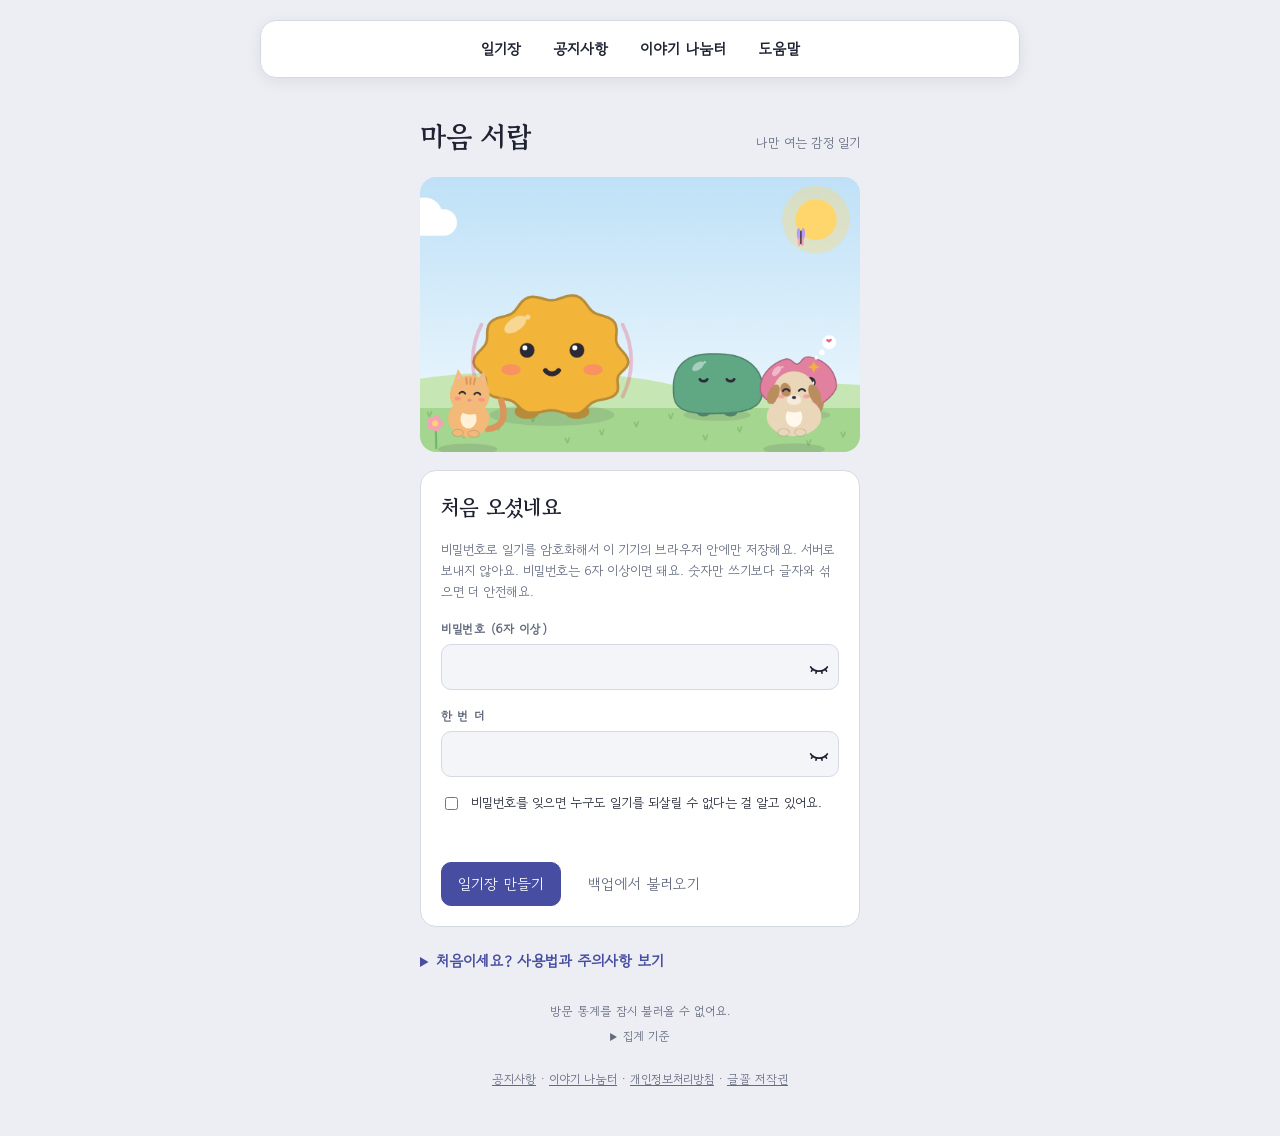
<file: index.html>
<!doctype html>
<html lang="ko">
<head>
<meta charset="utf-8">
<meta name="viewport" content="width=device-width, initial-scale=1, viewport-fit=cover">
<title>마음 서랍</title>
<meta name="description" content="세밀한 감정 단어와 귀여운 감정 캐릭터로 쓰는, 나만 여는 감정 일기">
<meta name="referrer" content="no-referrer">
<meta http-equiv="Content-Security-Policy" content="default-src 'self'; script-src 'self' 'unsafe-inline'; style-src 'self' 'unsafe-inline'; img-src 'self' blob: data:; media-src 'self' blob:; connect-src 'self' https://maeum-seorap.vercel.app; font-src 'self'; object-src 'none'; base-uri 'self'; form-action 'none'">
<meta name="theme-color" content="#474DA0">
<link rel="stylesheet" href="fonts/fonts.css">
<link rel="manifest" href="manifest.webmanifest">
<link rel="icon" href="icon-192.png">
<link rel="apple-touch-icon" href="apple-touch-icon.png">
<style>
:root{color-scheme:light;padding-top:env(safe-area-inset-top,0px);padding-bottom:env(safe-area-inset-bottom,0px)}
body{margin:0;font-family:system-ui,sans-serif;font-size:14px}
img{max-width:100%}
[hidden]{display:none!important}
.site-foot{text-align:center;font-size:12px;color:var(--muted);padding-top:24px}
.site-foot a{color:var(--muted)}
.visit-summary{max-width:760px;margin:24px auto 0;text-align:center;font-size:12px;color:var(--muted)}.visit-summary p{margin:6px 0}.visit-summary details{max-width:520px;margin:0 auto}.visit-summary summary{cursor:pointer}.visit-summary a{color:var(--muted)}
 .site-menu{position:sticky;top:8px;z-index:20;display:flex;flex-wrap:wrap;align-items:center;justify-content:center;gap:8px;margin:0 auto 18px;max-width:760px;padding:8px;border:1px solid var(--line);border-radius:16px;background:var(--surface);box-shadow:0 4px 16px #18202b12}.site-menu>a,.site-menu summary{display:block;padding:8px 12px;border-radius:10px;color:var(--ink);font-weight:700;text-decoration:none;cursor:pointer}.site-menu a:hover{background:var(--sunk)}.site-menu details{position:relative}.site-menu details>div{position:absolute;right:0;min-width:160px;padding:10px;background:var(--surface);border:1px solid var(--line);border-radius:10px}.site-menu details a{display:block;padding:7px;color:var(--ink)}@media(max-width:480px){.site-menu{gap:2px}.site-menu>a,.site-menu summary{font-size:13px;padding:8px}}
</style>

<meta name="claude:viewport-fit-sides" content="cover">
<style>
/* Layout: 한 줄 세로 흐름의 일기장. 잠금 화면 → 쓰기 / 기록 / 보관 세 탭. 그림은 감정 색으로 자동 생성 */
:root{
  --bg:#ECEEF4; --surface:#FFFFFF; --sunk:#F4F5F9; --ink:#1E2231; --muted:#636A7E; --line:#D5D9E4;
  --accent:#474DA0; --accent-ink:#FFFFFF; --danger:#B83A32;
  --f-display:"Gowun Batang",serif;
  --f-ui:"Gowun Dodum","Apple SD Gothic Neo","Malgun Gothic",system-ui,sans-serif;
}
@media (prefers-color-scheme: dark){:root:not([data-theme="light"]){
  --bg:#13151D; --surface:#1C1F2A; --sunk:#171922; --ink:#E7E9F1; --muted:#9BA1B5; --line:#2D3142;
  --accent:#A2A7F2; --accent-ink:#15172A; --danger:#F08A80; color-scheme:dark}}
:root[data-theme="dark"]{
  --bg:#13151D; --surface:#1C1F2A; --sunk:#171922; --ink:#E7E9F1; --muted:#9BA1B5; --line:#2D3142;
  --accent:#A2A7F2; --accent-ink:#15172A; --danger:#F08A80; color-scheme:dark}
body{background:var(--bg);color:var(--ink);font-family:var(--f-ui);font-size:15px;line-height:1.6;
  padding-left:max(16px,env(safe-area-inset-left,0px));padding-right:max(16px,env(safe-area-inset-right,0px));padding-block:20px 48px}
*{box-sizing:border-box}
.wrap{max-width:760px;margin:0 auto;display:flex;flex-direction:column;gap:20px}
h1,h2,h3{font-family:var(--f-display);font-weight:700;text-wrap:balance;margin:0}
h1{font-size:28px;letter-spacing:-.01em}
h2{font-size:21px}
p{margin:0}
.muted{color:var(--muted)}
.small{font-size:13px}
button,input,textarea,select{font:inherit;color:inherit}
button{cursor:pointer}
:focus-visible{outline:2px solid var(--accent);outline-offset:2px}
.btn{border:1px solid var(--line);background:var(--surface);border-radius:10px;padding:9px 16px;font-weight:500}
.btn:hover{border-color:var(--accent)}
.btn.primary{background:var(--accent);color:var(--accent-ink);border-color:var(--accent)}
.btn.primary:hover{filter:brightness(1.08)}
.btn.danger{color:var(--danger);border-color:var(--danger);background:transparent}
.btn.ghost{background:transparent;border-color:transparent;color:var(--muted)}
.btn.ghost:hover{color:var(--ink)}
.btn:disabled{opacity:.5;cursor:not-allowed}
.btn.big{padding:12px 22px;font-size:16px;border-radius:12px}
.backup-main{border-color:var(--accent)}
input[type=password],input[type=text],input[type=date],textarea{width:100%;background:var(--sunk);border:1px solid var(--line);border-radius:10px;padding:10px 12px}
#eTitle{font-family:var(--f-display)}
textarea{resize:vertical;min-height:140px;font-family:var(--f-display);font-size:16px;line-height:1.85}
label.lbl{display:block;font-size:12px;font-weight:600;letter-spacing:.06em;color:var(--muted);margin-bottom:6px}
.field{display:flex;flex-direction:column}
.row{display:flex;gap:10px;flex-wrap:wrap;align-items:center}
.panel{background:var(--surface);border:1px solid var(--line);border-radius:16px;padding:20px;display:flex;flex-direction:column;gap:16px}
.msg{font-size:13px;min-height:1.2em}
.msg.err{color:var(--danger)}
.msg.ok{color:var(--accent)}

/* lock */
.lock{max-width:440px;margin:4vh auto 0;display:flex;flex-direction:column;gap:18px}
.lock canvas{width:100%;height:auto;border-radius:16px;display:block}
.brand{display:flex;align-items:baseline;justify-content:space-between;gap:12px}

/* header + tabs */
header.top{display:flex;justify-content:space-between;align-items:center;gap:12px;flex-wrap:wrap}
.tabs{display:flex;gap:4px;background:var(--surface);border:1px solid var(--line);border-radius:12px;padding:4px}
.tabs button{border:0;background:transparent;padding:7px 14px;border-radius:9px;color:var(--muted);font-weight:500}
.tabs button[aria-selected=true]{background:var(--accent);color:var(--accent-ink)}

/* art */
.art{width:100%;height:auto;aspect-ratio:16/10;border-radius:14px;display:block;max-width:100%}

/* emotion picker */
.fams{display:flex;gap:6px;flex-wrap:wrap}
.fam{border:1px solid var(--line);background:var(--sunk);border-radius:999px;padding:5px 12px 5px 9px;font-size:13px;display:inline-flex;align-items:center;gap:6px}
.fam .dot{width:10px;height:10px;border-radius:50%}
.fam[aria-pressed=true]{border-color:var(--ink);background:var(--surface);font-weight:600}
.words{display:grid;grid-template-columns:repeat(auto-fill,minmax(170px,1fr));gap:8px;max-height:300px;overflow:auto;padding:2px}
.word{text-align:left;border:1px solid var(--line);background:var(--surface);border-radius:10px;padding:6px 10px 6px 6px;display:grid;grid-template-columns:44px 1fr;gap:6px;align-items:center;min-width:0;border-left-width:4px}
.word canvas{width:44px;height:44px;display:block}
.word div{display:flex;flex-direction:column;gap:1px;min-width:0}
.word b{font-family:var(--f-display);font-size:16px;font-weight:700}
.word span{font-size:12px;color:var(--muted);line-height:1.4}
.word[aria-pressed=true]{background:var(--sunk);outline:2px solid var(--ink);outline-offset:-1px}
.chips{display:flex;gap:6px;flex-wrap:wrap;min-height:30px;align-items:center}
.chip{display:inline-flex;align-items:center;gap:6px;border-radius:999px;padding:3px 10px;font-size:13px;font-weight:600;border:1px solid var(--line);background:var(--sunk)}
.chip i{width:8px;height:8px;border-radius:50%;display:inline-block}
.chip.main{border-color:var(--accent);background:var(--surface)}
.deco{border:1px solid var(--line);border-radius:12px;padding:10px 14px;background:var(--sunk)}
.deco summary{cursor:pointer;font-weight:600}
.deco-body{display:flex;flex-direction:column;gap:12px;padding-top:12px}
.chip button{border:0;background:none;padding:0 0 0 2px;color:var(--muted);font-size:15px;line-height:1}
input[type=range]{width:100%;accent-color:var(--accent)}
.scale{display:flex;justify-content:space-between;font-size:12px;color:var(--muted)}

/* list */
.month{display:flex;flex-direction:column;gap:10px}
.month-head{display:flex;justify-content:space-between;align-items:center;gap:10px;flex-wrap:wrap}
.strip{display:flex;gap:3px;flex-wrap:wrap}
.strip i{width:10px;height:10px;border-radius:3px}
.card{display:grid;grid-template-columns:132px 1fr;gap:14px;text-align:left;background:var(--surface);border:1px solid var(--line);border-radius:14px;padding:10px;align-items:center;width:100%}
.card:hover{border-color:var(--accent)}
.card canvas{width:132px;height:auto;aspect-ratio:16/10;border-radius:9px;display:block}
.card .meta{min-width:0;display:flex;flex-direction:column;gap:4px}
.card .date{font-size:12px;color:var(--muted);font-variant-numeric:tabular-nums}
.card .t{font-family:var(--f-display);font-weight:700;font-size:17px;overflow:hidden;text-overflow:ellipsis;white-space:nowrap}
.card .ex{font-family:var(--f-display);font-size:13px;color:var(--muted);overflow:hidden;display:-webkit-box;-webkit-line-clamp:2;-webkit-box-orient:vertical}
.cal{display:grid;grid-template-columns:repeat(7,minmax(0,1fr));gap:4px}
.cal .dow{font-size:12px;text-align:center;color:var(--muted);font-weight:600}
.cal .sun{color:var(--danger)}
.day{aspect-ratio:1/1.1;border-radius:10px;background:var(--sunk);border:1px solid transparent;display:flex;flex-direction:column;align-items:center;padding:3px 2px;min-width:0;position:relative;font:inherit;color:inherit}
.day .n{font-size:11px;font-variant-numeric:tabular-nums;color:var(--muted);align-self:flex-start;padding-left:4px;line-height:1.2}
.day canvas{width:82%;max-width:60px;height:auto;aspect-ratio:1;margin-top:-2px}
.day:not(.blank){cursor:pointer}
.day.has{border-color:var(--line)}
.day:not(.blank):hover{border-color:var(--accent)}
.day.today{outline:2px solid var(--accent);outline-offset:-1px}
.day.sel{border-color:var(--ink);border-width:2px}
.day.blank{background:transparent}
.day .cnt{position:absolute;top:3px;right:4px;font-size:10px;font-weight:600;background:var(--ink);color:var(--bg);border-radius:999px;min-width:16px;height:16px;line-height:16px;text-align:center}
@media (prefers-reduced-motion:no-preference){.day.has:hover canvas{animation:boing .45s cubic-bezier(.3,1.6,.5,1)}}
.month-top{display:flex;align-items:center;gap:12px;background:var(--sunk);border-radius:12px;padding:8px 12px}
.month-top canvas{width:60px;height:60px}
.month-top div{display:flex;flex-direction:column}
.month-top b{font-family:var(--f-display);font-size:20px}
.mgrid{display:grid;grid-template-columns:repeat(auto-fill,minmax(96px,1fr));gap:8px}
.mthumb{position:relative;aspect-ratio:1;border-radius:10px;overflow:hidden;background:var(--sunk);border:1px solid var(--line);display:flex;align-items:center;justify-content:center;max-width:100%}
.mthumb img,.mthumb video{width:100%;height:100%;object-fit:cover;display:block}
.mthumb.click{cursor:pointer}
.mph{font-size:12px;color:var(--muted);text-align:center;padding:6px}
.mthumb .play{position:absolute;left:6px;bottom:6px;background:rgba(0,0,0,.55);color:#FFFFFF;border-radius:999px;width:24px;height:24px;font-size:10px;display:flex;align-items:center;justify-content:center}
.mthumb .mx{position:absolute;top:4px;right:4px;width:26px;height:26px;border-radius:50%;border:0;background:rgba(0,0,0,.6);color:#FFFFFF;font-size:16px;line-height:1}
.viewer{position:fixed;inset:0;z-index:50;background:rgba(10,10,16,.92);display:flex;flex-direction:column;align-items:center;justify-content:center;gap:14px;padding:max(16px,env(safe-area-inset-top,0px)) max(16px,env(safe-area-inset-right,0px)) max(16px,env(safe-area-inset-bottom,0px)) max(16px,env(safe-area-inset-left,0px))}
.viewer img,.viewer video{max-width:100%;max-height:80vh;border-radius:10px}
.cal-hint{font-size:12px;color:var(--muted)}
.empty{text-align:center;padding:40px 16px;color:var(--muted);display:flex;flex-direction:column;gap:12px;align-items:center}
.body-text{font-family:var(--f-display);font-size:17px;line-height:1.95;white-space:pre-wrap;word-break:keep-all;overflow-wrap:anywhere}
.notice{border:1px solid var(--line);background:var(--sunk);border-radius:14px;padding:14px 16px;display:flex;flex-direction:column;gap:8px}
.notice h3{font-size:16px}
.notice ul{margin:0;padding-left:18px;display:flex;flex-direction:column;gap:4px;font-size:13px;line-height:1.55}
.notice li b{color:var(--ink)}
.notice .soft{font-size:12px;color:var(--muted)}
.notice ol{margin:0;padding-left:20px;display:flex;flex-direction:column;gap:8px;font-size:13px;line-height:1.6}
.notice ol li::marker{font-weight:700;color:var(--accent)}
.help-toggle{display:flex;flex-direction:column;gap:12px}
.help-toggle summary{cursor:pointer;font-weight:600;color:var(--accent);padding:4px 0}
.help-toggle[open] summary{margin-bottom:12px}
.help-toggle .notice+.notice{margin-top:12px}
.confirm{border:1px solid var(--danger);border-radius:12px;padding:14px;display:flex;flex-direction:column;gap:10px}
@media (max-width:480px){.card{grid-template-columns:96px 1fr}.card canvas{width:96px}h1{font-size:24px}}
@media (prefers-reduced-motion:no-preference){.boing{animation:boing .45s cubic-bezier(.3,1.6,.5,1)}@keyframes boing{0%{transform:scale(.85)}60%{transform:scale(1.08)}100%{transform:scale(1)}}.fade{animation:fade .35s ease}@keyframes fade{from{opacity:.4;transform:translateY(4px)}to{opacity:1;transform:none}}}
.care-now{margin-top:10px;background:#FFF4E5;color:#3b2a10;border:1px solid #F0C98A;border-radius:14px;padding:14px 16px}.care-now ul{margin:6px 0;padding-left:18px}.care-now a{color:inherit}
</style>
</head>
<body><nav class="site-menu" aria-label="마음 서랍 메뉴"><a href="./">일기장</a><a href="notices.html">공지사항</a><a href="community.html">이야기 나눔터</a><details><summary>도움말</summary><div><a href="privacy.html">개인정보 안내</a><a href="privacy.html#fonts">저작권·글꼴</a></div></details></nav>


<!-- ============ 잠금 화면 ============ -->
<section id="lockView" class="lock">
  <div class="brand"><h1>마음 서랍</h1><span class="muted small">나만 여는 감정 일기</span></div>
  <canvas id="lockArt" width="600" height="375" aria-hidden="true"></canvas>
  <div id="noStorage" class="panel" hidden><p class="msg err">이 창에서는 브라우저 저장소를 쓸 수 없어요. 시크릿 창이거나 사이트 데이터가 막혀 있을 수 있어요. 일반 창에서 열어 주세요.</p></div>

  <form id="setupForm" class="panel" hidden autocomplete="off">
    <h2>처음 오셨네요</h2>
    <p class="muted small">비밀번호로 일기를 암호화해서 이 기기의 브라우저 안에만 저장해요. 서버로 보내지 않아요. 비밀번호는 6자 이상이면 돼요. 숫자만 쓰기보다 글자와 섞으면 더 안전해요.</p>
    <div class="field"><label class="lbl" for="pw1">비밀번호 (6자 이상)</label><input id="pw1" type="password" minlength="6" required></div>
    <div class="field"><label class="lbl" for="pw2">한 번 더</label><input id="pw2" type="password" required></div>
    <label class="row small"><input id="pwAgree" type="checkbox" required> 비밀번호를 잊으면 누구도 일기를 되살릴 수 없다는 걸 알고 있어요.</label>
    <p id="setupMsg" class="msg"></p>
    <div class="row"><button class="btn primary" type="submit">일기장 만들기</button><button class="btn ghost" type="button" id="toImport1">백업에서 불러오기</button></div>
  </form>

  <form id="unlockForm" class="panel" hidden autocomplete="off">
    <div class="field"><label class="lbl" for="pwIn">비밀번호</label><input id="pwIn" type="password" required autofocus></div>
    <p class="muted small">지금 쓰던 비밀번호는 그대로 쓰면 돼요. 더 짧게(6자 이상) 바꾸고 싶으면 일기장을 연 뒤 아래쪽 <b>비밀번호 바꾸기</b>에서 바꿀 수 있어요.</p>
    <p id="unlockMsg" class="msg"></p>
    <div class="row"><button class="btn primary" type="submit">열기</button><button class="btn ghost" type="button" id="forgotBtn">비밀번호를 잊었어요</button></div>
    <div id="forgotBox" class="confirm" hidden>
      <p class="small">비밀번호 없이는 열 수 없어요. 백업 파일이나 코드가 있다면 그걸로 불러올 수 있고, 아니면 모든 기록을 지우고 새로 시작해야 해요. 지우려면 아래에 <b>모두 지우기</b>라고 적어 주세요.</p>
      <input id="wipeText" type="text" placeholder="모두 지우기">
      <div class="row"><button class="btn danger" type="button" id="wipeBtn">기록 모두 지우기</button><button class="btn ghost" type="button" id="toImport2">백업에서 불러오기</button></div>
    </div>
  </form>

  <div id="importBoxLock" class="panel" hidden></div>
  <details class="help-toggle"><summary>처음이세요? 사용법과 주의사항 보기</summary><div class="guide-slot"></div><div class="notice-slot"></div></details>
</section>

<!-- ============ 앱 ============ -->
<div id="appView" class="wrap" hidden>
  <header class="top">
    <h1>마음 서랍</h1>
    <div class="row">
      <nav class="tabs" role="tablist">
        <button role="tab" id="tab-write" aria-selected="true">쓰기</button>
        <button role="tab" id="tab-list" aria-selected="false">기록</button>
        <button role="tab" id="tab-vault" aria-selected="false">백업</button>
        <button role="tab" id="tab-help" aria-selected="false">안내</button>
      </nav>
      <button class="btn" id="lockBtn" title="잠그기">잠그기</button>
    </div>
  </header>

  <div id="firstNotice" class="notice" hidden><div class="row" style="justify-content:space-between"><h3>마음 서랍에 오신 걸 환영해요</h3><button class="btn ghost small" id="hideNotice">확인했어요</button></div><p class="small">오늘의 감정을 고르고 한 줄부터 써 보세요. 기록은 이 기기에만 남아요. 기기 변경·브라우저 데이터 삭제 전에는 <b>백업</b>을 해 주세요.</p></div>
  <div id="backupNudge" class="notice" hidden><div class="row" style="justify-content:space-between"><h3 id="nudgeTitle">백업한 지 오래됐어요</h3><button class="btn primary" id="nudgeGo">지금 백업하기</button></div><p class="small muted">휴대폰을 잃어버리거나 앱을 지워도 일기를 되살릴 수 있게, 백업 파일을 하나 저장해 두세요.</p></div>

  <!-- 쓰기 -->
  <section id="v-write" class="panel fade">
    <div class="row" style="justify-content:space-between"><h2 id="writeTitle">오늘의 마음</h2><input id="eDate" type="date" style="width:auto"></div>
    <canvas id="previewArt" class="art" width="600" height="375" aria-label="고른 감정으로 그려진 그림"></canvas><label class="row small"><input id="motionPause" type="checkbox"> 그림 움직임 멈추기</label>
    <div class="row" style="justify-content:space-between"><span class="muted small">대표 감정이 크게, 나머지 감정은 고른 순서대로 작게 나와요. 세기를 올리면 더 크게 움직여요.</span></div>
    <details class="deco"><summary>그림 꾸미기 · 동물 친구·배경·소품</summary>
      <div class="deco-body">
        <div class="field"><span class="lbl">배경</span><div id="sceneChips" class="fams"></div></div>
        <div class="field"><span class="lbl">동물 친구</span><div id="animalChips" class="fams"></div></div>
        <div class="field"><span class="lbl">소품</span><div id="propChips" class="fams"></div></div>
        <p class="muted small">동물마다 크기와 습관이 달라요. 고양이는 고개를 갸웃하고, 강아지는 꼬리를 흔들며, 토끼는 살짝 뛰고 곰은 느릿하게 숨 쉬어요. 대표 감정에 따라 표정도 달라져요.</p>
      </div>
    </details>

    <div class="field">
      <label class="lbl">지금 마음에 가까운 단어 (몇 개든 괜찮아요 · 단어를 누르면 대표 감정이 돼요)</label>
      <div id="chips" class="chips"></div>
    </div>
    <input id="search" type="text" placeholder="단어 검색 (예: 허전, 뿌듯)">
    <div id="fams" class="fams"></div>
    <div id="words" class="words"></div>

    <div class="field">
      <label class="lbl" for="intensity">얼마나 강했나요</label>
      <input id="intensity" type="range" min="1" max="5" value="3">
      <div class="scale"><span>살짝</span><span>보통</span><span>아주 강하게</span></div>
    </div>
    <div class="field"><label class="lbl" for="eTitle">한 줄 제목</label><input id="eTitle" type="text" maxlength="60" placeholder="오늘을 한 줄로 부른다면"></div>
    <div class="field"><label class="lbl" for="eBody">무슨 일이 있었나요</label><textarea id="eBody" placeholder="그 감정이 들었던 순간, 몸에서 느껴진 것, 하고 싶었던 말…"></textarea></div>
    <div id="careNow" class="care-now" role="alert" hidden>
      <b>많이 힘든 마음이 느껴져요. 혼자 견디지 않아도 돼요.</b>
      <p>지금 바로 이야기할 수 있는 곳이 있어요. 이 안내는 이 기기 안에서만 확인하고, 일기 내용은 어디에도 보내지 않아요.</p>
      <ul>
        <li>자살예방상담전화 <a href="tel:109"><b>109</b></a> (24시간)</li>
        <li>정신건강위기상담전화 <a href="tel:15770199"><b>1577-0199</b></a> (24시간)</li>
        <li>청소년전화 <a href="tel:1388"><b>1388</b></a> · 지금 위험하면 <a href="tel:119"><b>119</b></a> / <a href="tel:112"><b>112</b></a></li>
        <li>가까운 <b>응급실</b>이나 <b>정신건강의학과</b>, 지역 <b>정신건강복지센터</b>에서도 도움을 받을 수 있어요.</li>
      </ul>
      <p class="small">믿을 수 있는 사람에게 지금 연락해 "나 요즘 많이 힘들어"라고 한마디만 보내 보는 것도 좋아요.</p>
    </div>
    <div class="field"><label class="lbl">사진·영상 (최대 10개, 영상은 50MB까지)</label><div id="mediaGrid" class="mgrid"></div>
      <label class="btn" for="mediaIn" style="align-self:flex-start;margin-top:10px">사진·영상 넣기</label><input id="mediaIn" type="file" accept="image/*,video/*" multiple hidden></div>
    <p id="saveMsg" class="msg"></p>
    <div class="row"><button class="btn primary" id="saveBtn">서랍에 넣기</button><button class="btn ghost" id="cancelEdit" hidden>수정 취소</button></div>
  </section>

  <!-- 기록 -->
  <section id="v-list" class="fade" hidden style="display:flex;flex-direction:column;gap:22px"></section>

  <!-- 상세 -->
  <section id="v-detail" class="panel fade" hidden></section>

  <!-- 안내 -->
  <section id="v-help" class="fade" hidden style="display:flex;flex-direction:column;gap:16px"><div class="guide-slot"></div><div class="notice-slot"></div></section>

  <!-- 보관 -->
  <section id="v-vault" class="fade" hidden style="display:flex;flex-direction:column;gap:16px">
    <div class="panel backup-main">
      <h2>백업 파일 저장</h2>
      <p class="muted small">일기는 이 기기 안에만 있어서, 앱을 지우거나 휴대폰을 바꾸면 사라져요. 버튼 한 번이면 일기와 사진·영상을 파일 하나에 담아 둘 수 있어요. 파일도 암호화되지만, 쉬운 비밀번호는 추측될 수 있어요.</p>
      <p id="lastBackup" class="small"></p>
      <label class="row small"><input type="checkbox" id="bkMedia" checked> 사진·영상도 함께 담기</label>
      <div class="row"><button class="btn primary big" id="saveBackupFile">백업 파일 저장</button><button class="btn" id="shareBackupFile" hidden>카톡·드라이브로 보내기</button></div>
      <p id="bkMsg" class="msg"></p>
      <p class="muted small">저장한 파일은 '다운로드' 폴더에 들어가요. 구글 드라이브나 나에게 보내기로 한 번 더 옮겨 두면 더 안전해요. 되살릴 때는 아래 '백업에서 불러오기'에서 그 파일을 고르면 돼요.</p>
    </div>
    <details class="deco"><summary>백업 코드로 복사하기 (글만, 사진·영상 제외)</summary>
      <div class="deco-body">
        <textarea id="backupOut" readonly style="min-height:90px;font-family:ui-monospace,monospace;font-size:12px"></textarea>
        <div class="row"><button class="btn" id="copyBackup">코드 복사</button><span id="copyMsg" class="msg ok"></span></div>
      </div>
    </details>
    <div id="importBoxApp" class="panel"></div>
    <form class="panel" id="pwChange" autocomplete="off">
      <h2>비밀번호 바꾸기</h2>
      <p class="muted small">원하면 바꾸세요(선택). 바꾸지 않으면 지금 비밀번호를 그대로 써요. 새 비밀번호는 6자 이상이에요.</p>
      <div class="field"><label class="lbl" for="pwOld">지금 비밀번호</label><input id="pwOld" type="password" required></div>
      <div class="field"><label class="lbl" for="pwNew">새 비밀번호 (6자 이상)</label><input id="pwNew" type="password" minlength="6" required></div>
      <p id="pwMsg" class="msg"></p>
      <div class="row"><button class="btn" type="submit">바꾸기</button></div>
    </form>
    <p class="muted small">10분 동안 아무것도 안 하면 자동으로 잠겨요.</p>
  </section>
</div>

<script>
(()=>{
/* ---------- 감정 단어 ---------- */
const FAM = {
 joy:{name:'기쁨',col:'#F2B53A',words:[['뿌듯한','해낸 일이 스스로 자랑스러운'],['설레는','곧 올 일에 마음이 두근거리는'],['벅찬','감정이 가슴에 가득 차오르는'],['홀가분한','짐을 내려놓은 듯 가벼운'],['흐뭇한','바라보며 미소가 번지는'],['들뜬','기대로 마음이 붕 떠 있는'],['짜릿한','순간 전율이 오는'],['개운한','막힌 게 풀려 상쾌한'],['감격스러운','마음 깊이 크게 감동한'],['신나는','흥이 나서 몸이 들썩이는'],['만족스러운','이만하면 됐다 싶은'],['통쾌한','속이 시원하게 뚫리는']]},
 calm:{name:'평온',col:'#5FA883',words:[['편안한','긴장 없이 마음이 놓인'],['느긋한','서두를 것 없이 여유로운'],['차분한','마음이 가라앉아 고른'],['안도하는','걱정하던 일이 지나가 놓이는'],['포근한','감싸 안긴 듯 따뜻한'],['고요한','안팎이 조용히 잠잠한'],['담담한','크게 흔들리지 않고 덤덤한'],['아늑한','작고 안전한 곳에 있는 듯한'],['나른한','힘이 풀려 기분 좋게 늘어지는'],['충만한','부족함 없이 꽉 찬']]},
 love:{name:'애정',col:'#E2809F',words:[['고마운','받은 마음에 갚고 싶은'],['애틋한','아끼는 마음에 안타까운'],['그리운','떠난 것이 다시 보고 싶은'],['다정한','따뜻하게 대하고 싶은'],['뭉클한','가슴이 찡하게 울리는'],['든든한','믿을 곳이 있어 마음이 놓이는'],['정겨운','오래 알던 것처럼 친근한'],['사랑스러운','귀엽고 아끼고 싶은'],['반가운','만나서 기쁜'],['연민','상대의 아픔이 내 일처럼 아픈']]},
 sad:{name:'슬픔',col:'#5584CC',words:[['서운한','기대만큼 마음을 못 받은'],['허전한','있던 것이 빠져 빈 듯한'],['쓸쓸한','혼자인 게 차갑게 느껴지는'],['울적한','마음이 가라앉아 무거운'],['먹먹한','목이 메어 말이 안 나오는'],['아련한','희미하게 떠올라 아린'],['서글픈','처지가 안쓰러워 슬픈'],['공허한','속이 텅 빈'],['막막한','앞이 보이지 않는'],['상실감','소중한 것을 잃은'],['처량한','내 모습이 초라하고 가엾은'],['속상한','일이 틀어져 마음이 아픈']]},
 anger:{name:'분노',col:'#D5493F',words:[['억울한','잘못 없이 탓을 받은'],['분한','당한 일이 원통하고 화나는'],['짜증나는','자꾸 거슬려 신경이 곤두서는'],['답답한','막혀서 숨이 꽉 막히는'],['괘씸한','예의 없는 태도에 화나는'],['약오르는','놀림받은 듯 은근히 화나는'],['언짢은','마음에 들지 않아 불쾌한'],['울컥한','감정이 갑자기 치밀어 오르는'],['배신감','믿었던 사람에게 등 돌림 당한'],['불공평한','나만 손해 보는 듯한'],['질투나는','남이 가진 게 탐나고 불편한']]},
 anxiety:{name:'불안',col:'#8466C4',words:[['초조한','시간에 쫓겨 마음이 급한'],['조마조마한','잘못될까 가슴 졸이는'],['걱정스러운','앞일이 마음에 걸리는'],['막연한 불안','이유 없이 마음이 불편한'],['긴장된','몸과 마음이 굳어 있는'],['위축된','작아지고 움츠러든'],['두려운','다가올 일이 무서운'],['안절부절','가만히 있지 못하는'],['심란한','마음이 어수선하게 흩어진'],['압박감','짓눌리는 듯 무거운']]},
 shame:{name:'부끄러움',col:'#DD8D5C',words:[['민망한','남 보기 낯 뜨거운'],['창피한','실수가 드러나 부끄러운'],['쑥스러운','칭찬이나 관심이 어색한'],['미안한','남에게 폐를 끼친 것 같은'],['죄책감','내 잘못이 무겁게 남은'],['후회되는','그때 다르게 했어야 했던'],['무안한','무시당한 듯 머쓱한'],['자괴감','스스로가 한심하게 느껴지는'],['머쓱한','어색해서 멋쩍은'],['열등감','남보다 못하다고 느끼는']]},
 tired:{name:'지침',col:'#868E99',words:[['지친','기운이 다 빠진'],['무기력한','무엇도 할 힘이 없는'],['귀찮은','움직이기 싫은'],['멍한','생각이 멈춘 듯한'],['지루한','시간이 안 가는'],['맥빠진','기대가 꺾여 힘이 빠진'],['시큰둥한','별 관심이 가지 않는'],['무감각한','아무것도 느껴지지 않는'],['소진된','다 써버려 남은 게 없는'],['권태로운','같은 일상이 지겨운']]},
 mixed:{name:'복잡',col:'#3A9DA3',words:[['싱숭생숭한','마음이 들떠 갈피를 못 잡는'],['착잡한','여러 생각이 얽혀 무거운'],['시원섭섭한','후련하면서도 아쉬운'],['뒤숭숭한','어수선하고 불안한'],['얼떨떨한','갑작스러워 정신이 없는'],['당황스러운','예상 밖이라 어쩔 줄 모르는'],['미묘한','딱 집어 말하기 어려운'],['아쉬운','조금 모자라 미련이 남는'],['씁쓸한','결과가 개운치 않은'],['양가감정','좋으면서도 싫은']]},
 timid:{name:'소심',col:'#C49A6C',words:[['머뭇거리는','말을 꺼낼까 말까 망설이는'],['눈치 보이는','남의 기분을 자꾸 살피게 되는'],['주눅 든','기가 꺾여 작아진'],['조심스러운','실수할까 봐 살금살금'],['낯가리는','처음 보는 사람이 어색한'],['소심한','작은 일에도 마음이 쓰이는'],['기죽은','자신감이 쏙 빠진'],['움츠러든','몸과 마음이 작게 웅크린'],['망설이는','결정을 못 하고 서성이는'],['마음 졸이는','혼자 속으로 애태우는']]},
 prickly:{name:'까칠',col:'#8DB33F',words:[['까칠한','건드리면 날이 서는'],['예민한','작은 자극에도 신경이 곤두서는'],['못마땅한','마음에 차지 않아 불만스러운'],['심술 난','괜히 어깃장을 놓고 싶은'],['삐친','서운해서 토라진'],['뾰로통한','입이 쭉 나온 채 시무룩한'],['꼬인','말이 곱게 안 나가는'],['날카로운','말과 마음에 가시가 돋은'],['퉁명스러운','대답이 무뚝뚝하게 나가는'],['신경질 나는','사소한 일에 왈칵 짜증이 나는']]}
};
const WORD2FAM = {}; const WORD2DESC = {};
for (const k in FAM) for (const [w,d] of FAM[k].words){WORD2FAM[w]=k;WORD2DESC[w]=d;}

/* ---------- 유틸 ---------- */
const $ = id => document.getElementById(id);
const el = (tag, attrs={}, kids=[]) => {const e=document.createElement(tag);for(const k in attrs){if(k==='text')e.textContent=attrs[k];else if(k==='style')e.style.cssText=attrs[k];else e.setAttribute(k,attrs[k]);}for(const c of [].concat(kids))if(c)e.append(c);return e;};
const today = () => {const d=new Date();return d.getFullYear()+'-'+String(d.getMonth()+1).padStart(2,'0')+'-'+String(d.getDate()).padStart(2,'0');};
const fmtDate = s => {const [y,m,d]=s.split('-').map(Number);const wd='일월화수목금토'[new Date(y,m-1,d).getDay()];return `${m}월 ${d}일 (${wd})`;};
const newSeed = () => (Math.random()*2**32)>>>0;
const uid = () => Date.now().toString(36)+Math.random().toString(36).slice(2,7);

/* ---------- 저장소 ---------- */
const KEY='maeum-seorap.vault';
const store={
  ok(){try{localStorage.setItem('__t','1');localStorage.removeItem('__t');return true}catch(e){return false}},
  get(){try{return localStorage.getItem(KEY)}catch(e){return null}},
  set(v){try{localStorage.setItem(KEY,v);return true}catch(e){return false}},
  del(){try{localStorage.removeItem(KEY)}catch(e){}}
};

/* ---------- 암호화 (PBKDF2 + AES-GCM) ---------- */
const te=new TextEncoder(), td=new TextDecoder();
const toB64=u8=>{let s='';for(let i=0;i<u8.length;i+=0x8000)s+=String.fromCharCode.apply(null,u8.subarray(i,i+0x8000));return btoa(s);};
const fromB64=s=>{const b=atob(s);const u=new Uint8Array(b.length);for(let i=0;i<b.length;i++)u[i]=b.charCodeAt(i);return u;};
async function deriveKey(pw,salt){
  const base=await crypto.subtle.importKey('raw',te.encode(pw),'PBKDF2',false,['deriveKey']);
  return crypto.subtle.deriveKey({name:'PBKDF2',salt,iterations:250000,hash:'SHA-256'},base,{name:'AES-GCM',length:256},false,['encrypt','decrypt']);
}
async function encryptVault(key,salt,obj){
  const iv=crypto.getRandomValues(new Uint8Array(12));
  const ct=new Uint8Array(await crypto.subtle.encrypt({name:'AES-GCM',iv},key,te.encode(JSON.stringify(obj))));
  return JSON.stringify({app:'maeum-seorap',v:1,salt:toB64(salt),iv:toB64(iv),data:toB64(ct)});
}
async function openVault(str,pw){
  const v=JSON.parse(str); if(!v||v.app!=='maeum-seorap')throw new Error('format');
  const salt=fromB64(v.salt); const key=await deriveKey(pw,salt);
  const pt=await crypto.subtle.decrypt({name:'AES-GCM',iv:fromB64(v.iv)},key,fromB64(v.data));
  return {key,salt,data:JSON.parse(td.decode(pt))};
}

/* ---------- 상태 ---------- */
let securityBusy=false;
let S=null; // {key,salt,entries:[]}
let draft=null;

async function persist(){
  const s=await encryptVault(S.key,S.salt,{entries:S.entries});
  if(!store.set(s)) throw new Error('저장 공간에 쓸 수 없어요.');
}

/* ---------- 그림: 감정 캐릭터 ---------- */
const INK='#2B2935';
const hex2rgb=h=>[1,3,5].map(i=>parseInt(h.slice(i,i+2),16));
const mix=(h,w,t)=>{const a=hex2rgb(h),b=hex2rgb(w);return'rgb('+a.map((v,i)=>Math.round(v+(b[i]-v)*t)).join(',')+')';};
const reduceMotion=(()=>{try{return matchMedia('(prefers-reduced-motion: reduce)').matches}catch(e){return false}})();

/* 단어별 표정: 눈 입 눈썹 소품 움직임 ('-' = 없음/기본) */
const SPEC_SRC={
 '뿌듯한':'happy smirk - sparkle+blush puff','설레는':'sparkle smile - thump+blush pulse','벅찬':'tearful big - sparkle swell','홀가분한':'closed smile - wind float',
 '흐뭇한':'happy smile - blush sway','들뜬':'sparkle tongue - notes float','짜릿한':'wide grin - zap jitter','개운한':'closed open - sparkle breathe',
 '감격스러운':'tearful wavy - tears+sparkle pulse','신나는':'happy big - notes hop','만족스러운':'closed w - blush sway','통쾌한':'squeeze big - burst bounce',
 '편안한':'closed smile - - breathe','느긋한':'half smile - - sway','차분한':'line flat - - breathe','안도하는':'closed o - wind droop',
 '포근한':'closed smile - blush+glow breathe','고요한':'closed none - - still','담담한':'dot flat - - still','아늑한':'happy w - blush breathe',
 '나른한':'half tongue - zz melt','충만한':'happy smile - sparkle+glow swell',
 '고마운':'happy smile - heart1+blush bow','애틋한':'tearful smile sad heart1 sway','그리운':'up wavy - thought sway','다정한':'closed smile - blush tilt',
 '뭉클한':'tearful wavy - heart1 pulse','든든한':'dot grin - - puff','정겨운':'happy w - blush sway','사랑스러운':'heart open - hearts+blush pulse',
 '반가운':'sparkle big - exclaim hop','연민':'csad wavy sad heart1 bow',
 '서운한':'down pout sad - tilt','허전한':'dot flat - dotdot still','쓸쓸한':'half frown sad leaf sway','울적한':'half frown sad raincloud droop',
 '먹먹한':'tearful tremble sad - pulse','아련한':'up smile - faint+sparkle float','서글픈':'tearful frown sad tear droop','공허한':'empty flat - - still',
 '막막한':'dot o worried dotdot+sweat still','상실감':'csad frown sad tears droop','처량한':'tearful tremble sad raincloud shrink','속상한':'squeeze pout sad tear tilt',
 '억울한':'tearful tremble angry tear shake','분한':'dot grit angry steam shake','짜증나는':'half wavy angry vein jitter','답답한':'squeeze tremble - scribble puff',
 '괘씸한':'side frown angry vein still','약오르는':'squeeze pout - steam+blushred jitter','언짢은':'half frown flat - still','울컥한':'tearful tremble angry exclaim pulse',
 '배신감':'wide bigO angry crack shake','불공평한':'uneven pout angry vein tilt','질투나는':'side pout angry steam tilt',
 '초조한':'wide wavy worried sweat jitter','조마조마한':'squeeze tremble worried sweat shake','걱정스러운':'dot frown worried raincloud sway','막연한 불안':'wide flat worried fog jitter',
 '긴장된':'wide grit - sweat shake','위축된':'down o worried - shrink','두려운':'tearful tremble worried sweat shake','안절부절':'wide wavy worried sweat dart',
 '심란한':'spiral wavy - scribble sway','압박감':'squeeze grit - weight squash',
 '민망한':'side wavy - blushlines+sweat tilt','창피한':'squeeze wavy - blushred shrink','쑥스러운':'happy smile - blushlines sway','미안한':'csad wavy sad sweat bow',
 '죄책감':'down frown sad raincloud shrink','후회되는':'csad frown sad dotdot droop','무안한':'dot flat - sweat+dotdot still','자괴감':'half tremble sad raincloud droop',
 '머쓱한':'side smirk - sweat+blush tilt','열등감':'down pout worried - shrink',
 '지친':'half wavy - sweat melt','무기력한':'line flat - - melt','귀찮은':'half pout - dotdot melt','멍한':'dot o - dotdot still','지루한':'half bigO - zz sway',
 '맥빠진':'half wavy sad - shrink','시큰둥한':'side flat - - still','무감각한':'empty flat - - still','소진된':'spiral tongue - smoke melt','권태로운':'half frown - zz sway',
 '싱숭생숭한':'uneven wavy - notes+question float','착잡한':'half frown sad scribble still','시원섭섭한':'happy wavy - tear sway','뒤숭숭한':'wide wavy worried scribble jitter',
 '얼떨떨한':'spiral bigO - dizzy spin','당황스러운':'wide bigO worried sweat+exclaim shake','미묘한':'uneven smirk - question tilt','아쉬운':'side pout sad - sway',
 '씁쓸한':'half smirkdown - - still','양가감정':'uneven wavy - question+heart1 tilt',
 '머뭇거리는':'side wavy worried sweat sway','눈치 보이는':'side flat worried dotdot tilt','주눅 든':'down pout sad - shrink','조심스러운':'up o worried - still',
 '낯가리는':'side smile - blushlines shrink','소심한':'dot wavy worried sweat shrink','기죽은':'down frown sad - droop','움츠러든':'squeeze tremble worried sweat shrink',
 '망설이는':'side wavy worried question sway','마음 졸이는':'wide tremble worried sweat jitter',
 '까칠한':'half flat angry - still','예민한':'wide grit angry vein jitter','못마땅한':'half smirkdown flat - tilt','심술 난':'side smirk angry steam tilt',
 '삐친':'squeeze pout sad blush tilt','뾰로통한':'half pout flat blush tilt','꼬인':'side smirkdown angry scribble still','날카로운':'side flat angry zap still',
 '퉁명스러운':'half flat flat - still','신경질 나는':'squeeze grit angry vein shake',
 neutral:'dot flat - - breathe'
};
const SPEC={};for(const w in SPEC_SRC){const [e,m,b,x,mo]=SPEC_SRC[w].split(' ');SPEC[w]={e,m,b,x:x==='-'?[]:x.split('+'),mo};}
const FMO={joy:'bounce',calm:'breathe',love:'pulse',sad:'droop',anger:'shake',anxiety:'jitter',shame:'shrink',tired:'melt',mixed:'tilt',timid:'shrink',prickly:'tilt'};

function motion(mo,t,a){let dx=0,dy=0,sx=1,sy=1,rot=0;const S=Math.sin;
  switch(mo){
    case 'bounce':{const b=Math.abs(S(t*4));dy=-b*16*a;sy=1+(1-b)*.07*a;sx=1/sy;break;}
    case 'hop':{const b=Math.abs(S(t*3.2));dy=-b*30*a;sy=1+(1-b)*.1*a;sx=1/sy;break;}
    case 'sway':rot=S(t*1.3)*.08*a;break;
    case 'breathe':sy=1+S(t*1.5)*.03;sx=1-S(t*1.5)*.02;break;
    case 'pulse':{const p=Math.pow(Math.max(0,S(t*4)),8);sx=sy=1+p*.08*a;break;}
    case 'shake':rot=S(t*32)*.025*a;sx=1.03;sy=.98;break;
    case 'jitter':dx=S(t*7)*3*a;dy=S(t*13)*2*a;rot=S(t*9)*.035*a;break;
    case 'dart':dx=S(t*3)*28*a;rot=S(t*6)*.05;break;
    case 'droop':dy=S(t)*2;sy=.92;sx=1.06;break;
    case 'tilt':rot=.12+S(t*1.3)*.03;break;
    case 'shrink':sx=sy=.82+S(t*1.4)*.02;rot=-.06;break;
    case 'float':dy=-14-S(t*1.5)*8*a;break;
    case 'puff':sy=1.07+S(t*2)*.02;sx=1.03;break;
    case 'swell':sx=sy=1+(S(t*1.2)*.5+.5)*.08*a;break;
    case 'melt':sy=.82+S(t*.8)*.03;sx=1.15-S(t*.8)*.02;break;
    case 'still':sy=1+S(t*.8)*.01;break;
    case 'bow':rot=.18*Math.max(0,S(t*1.5));break;
    case 'squash':sy=.8+S(t*2)*.02;sx=1.13;break;
    case 'spin':rot=S(t*2)*.22;break;
    default:sy=1+S(t*1.5)*.02;
  }return{dx,dy,sx,sy,rot};}

function heart(c,x,y,s){c.beginPath();c.moveTo(x,y+s*.35);c.bezierCurveTo(x,y-s*.3,x-s,y-s*.3,x-s,y+s*.25);c.bezierCurveTo(x-s,y+s*.7,x,y+s,x,y+s*1.25);c.bezierCurveTo(x,y+s,x+s,y+s*.7,x+s,y+s*.25);c.bezierCurveTo(x+s,y-s*.3,x,y-s*.3,x,y+s*.35);c.fill();}
function drop(c,x,y,s,al){c.fillStyle=`rgba(110,170,235,${al})`;c.beginPath();c.moveTo(x,y-s*1.4);c.quadraticCurveTo(x+s,y,x,y+s);c.quadraticCurveTo(x-s,y,x,y-s*1.4);c.fill();}
function star4(c,x,y,s){c.beginPath();c.moveTo(x,y-s);c.quadraticCurveTo(x,y,x+s,y);c.quadraticCurveTo(x,y,x,y+s);c.quadraticCurveTo(x,y,x-s,y);c.quadraticCurveTo(x,y,x,y-s);c.fill();}

function eyes(c,type,rx,ry,t,ph){
  const ex=rx*.34,ey=-ry*.98,er=rx*.075,PI=Math.PI,blink=((t*.7+ph)%4)<.12?.15:1;
  const dot=(x,y,r)=>{c.fillStyle=INK;c.beginPath();c.ellipse(x,y,r,Math.max(.5,r*blink),0,0,7);c.fill();};
  const white=(x,y,r,px,py)=>{c.fillStyle='#FFFFFF';c.beginPath();c.arc(x,y,r,0,7);c.fill();c.save();c.lineWidth*=.7;c.stroke();c.restore();if(px!==undefined){c.fillStyle=INK;c.beginPath();c.arc(x+px,y+py,r*.45,0,7);c.fill();}};
  const shine=(x,y)=>{c.fillStyle='#FFFFFF';c.beginPath();c.arc(x-er*.4,y-er*.45,er*.45,0,7);c.fill();};
  c.strokeStyle=INK;c.fillStyle=INK;
  for(const s of [-1,1]){const x=s*ex,y=ey;
    switch(type){
      case 'dot':dot(x,y,er*1.05);break;
      case 'sparkle':dot(x,y,er*1.35);if(blink===1)shine(x,y);break;
      case 'tearful':dot(x,y,er*1.35);shine(x,y);c.beginPath();c.arc(x+er*.35,y+er*.4,er*.25,0,7);c.fill();
        c.save();c.strokeStyle='rgba(110,170,235,.95)';c.lineWidth*=.8;c.beginPath();c.arc(x,y,er*1.8,PI*.2,PI*.8);c.stroke();c.restore();break;
      case 'happy':c.beginPath();c.arc(x,y+er*1.3,er*1.6,PI*1.15,PI*1.85);c.stroke();break;
      case 'closed':c.beginPath();c.arc(x,y-er*.8,er*1.5,PI*.18,PI*.82);c.stroke();break;
      case 'csad':c.beginPath();c.moveTo(x-s*er*1.5,y-er*.4);c.lineTo(x+s*er*1.5,y+er*.5);c.stroke();break;
      case 'heart':c.fillStyle='#E8456B';heart(c,x,y-er*1.4,er*1.6);break;
      case 'wide':white(x,y,er*2,Math.sin(t*11)*er*.45,0);break;
      case 'side':white(x,y,er*1.7,er*.8,er*.1);break;
      case 'up':white(x,y,er*1.7,er*.5,-er*.7);break;
      case 'down':dot(x,y+er*.9,er*.9);break;
      case 'empty':white(x,y,er*1.7);break;
      case 'squeeze':{const e=er*1.3;c.beginPath();c.moveTo(x+s*e,y-e);c.lineTo(x-s*e,y);c.lineTo(x+s*e,y+e);c.stroke();break;}
      case 'half':c.beginPath();c.moveTo(x-er*1.5,y);c.lineTo(x+er*1.5,y);c.stroke();c.beginPath();c.arc(x,y,er*1.1,0,PI);c.fill();break;
      case 'line':c.beginPath();c.moveTo(x-er*1.4,y);c.lineTo(x+er*1.4,y);c.stroke();break;
      case 'spiral':{c.save();c.lineWidth*=.7;c.beginPath();for(let k=0;k<=40;k++){const a=k*.45+t*4*s,r=er*1.9*k/40;c.lineTo(x+Math.cos(a)*r,y+Math.sin(a)*r);}c.stroke();c.restore();break;}
      case 'uneven':if(s<0)dot(x,y,er*1.1);else{c.beginPath();c.moveTo(x-er*1.4,y);c.lineTo(x+er*1.4,y);c.stroke();}break;
    }}
}

function mouth(c,type,rx,ry,t){
  const my=-ry*.64,PI=Math.PI;c.fillStyle=INK;c.strokeStyle=INK;
  const D=(w,h)=>{c.beginPath();c.moveTo(-w,my-ry*.05);c.quadraticCurveTo(0,my+h,w,my-ry*.05);c.closePath();c.fill();};
  const tongue=(x,y,w)=>{c.fillStyle='#F07A8C';c.beginPath();c.ellipse(x,y,w,w*.7,0,0,7);c.fill();};
  switch(type){
    case 'smile':c.beginPath();c.arc(0,my-ry*.1,rx*.11,PI*.2,PI*.8);c.stroke();break;
    case 'open':D(rx*.15,ry*.26);break;
    case 'big':D(rx*.22,ry*.44);tongue(0,my+ry*.1,rx*.08);break;
    case 'tongue':D(rx*.14,ry*.24);tongue(rx*.04,my+ry*.07,rx*.055);break;
    case 'grin':c.beginPath();c.arc(0,my-ry*.22,rx*.2,PI*.2,PI*.8);c.stroke();break;
    case 'flat':c.beginPath();c.moveTo(-rx*.09,my);c.lineTo(rx*.09,my);c.stroke();break;
    case 'frown':c.beginPath();c.arc(0,my+ry*.14,rx*.15,PI*1.22,PI*1.78);c.stroke();break;
    case 'pout':c.beginPath();c.moveTo(-rx*.06,my+rx*.02);c.quadraticCurveTo(0,my-rx*.07,rx*.06,my+rx*.02);c.stroke();break;
    case 'o':c.beginPath();c.arc(0,my+ry*.02,rx*.045,0,7);c.stroke();break;
    case 'bigO':c.beginPath();c.ellipse(0,my+ry*.04,rx*.08,rx*.11,0,0,7);c.fill();break;
    case 'wavy':c.beginPath();c.moveTo(-rx*.2,my);for(let k=0;k<4;k++){const x0=-rx*.2+k*rx*.1;c.quadraticCurveTo(x0+rx*.05,my+(k%2?rx*.06:-rx*.06),x0+rx*.1,my);}c.stroke();break;
    case 'tremble':{c.beginPath();for(let i=0;i<=16;i++){const u=i/16;c.lineTo(-rx*.16+u*rx*.32,my+rx*.03-Math.sin(u*PI)*rx*.07+Math.sin(i*1.7+t*25)*rx*.014);}c.stroke();break;}
    case 'w':c.beginPath();c.arc(-rx*.055,my-ry*.05,rx*.055,PI*.1,PI*.95);c.stroke();c.beginPath();c.arc(rx*.055,my-ry*.05,rx*.055,PI*.05,PI*.9);c.stroke();break;
    case 'grit':{const w=rx*.17,h=rx*.1;c.fillStyle='#FFFFFF';c.beginPath();c.rect(-w,my-h/2,w*2,h);c.fill();c.save();c.lineWidth*=.6;c.stroke();c.beginPath();c.moveTo(-w,my);c.lineTo(w,my);for(let k=-1;k<=1;k++){c.moveTo(k*w/2,my-h/2);c.lineTo(k*w/2,my+h/2);}c.stroke();c.restore();break;}
    case 'smirk':c.beginPath();c.moveTo(-rx*.1,my);c.quadraticCurveTo(rx*.04,my+rx*.05,rx*.13,my-rx*.06);c.stroke();break;
    case 'smirkdown':c.beginPath();c.moveTo(-rx*.12,my-rx*.03);c.quadraticCurveTo(0,my-rx*.02,rx*.12,my+rx*.05);c.stroke();break;
  }
}

function brows(c,type,rx,ry){
  if(type==='-')return;const ex=rx*.34,ey=-ry*.98,er=rx*.075;c.strokeStyle=INK;
  for(const s of [-1,1]){const x=s*ex;c.beginPath();
    if(type==='sad'){c.moveTo(x-s*er*1.6,ey-er*3.3);c.lineTo(x+s*er*1.6,ey-er*2.4);}
    else if(type==='angry'){c.moveTo(x-s*er*1.8,ey-er*1.9);c.lineTo(x+s*er*1.8,ey-er*3.4);}
    else if(type==='worried'){c.moveTo(x-s*er*1.7,ey-er*3.6);c.quadraticCurveTo(x,ey-er*3.4,x+s*er*1.7,ey-er*2.7);}
    else if(type==='flat'){c.moveTo(x-er*1.6,ey-er*2.6);c.lineTo(x+er*1.6,ey-er*2.6);}
    c.stroke();}
}

function extras(c,list,rx,ry,t,ph){
  const PI=Math.PI,ex=rx*.34,ey=-ry*.98,my=-ry*.64,er=rx*.075;
  const rise=(sp,off)=>((t*sp+off)%1+1)%1;
  const cheeks=al=>{c.fillStyle=`rgba(255,110,135,${al})`;for(const s of [-1,1]){c.beginPath();c.ellipse(s*rx*.56,my-ry*.04,rx*.13,rx*.075,0,0,7);c.fill();}};
  const font=(px,w=700)=>`${w} ${Math.round(px)}px "Gowun Dodum",sans-serif`;
  for(const k of list){c.save();c.lineCap='round';c.lineJoin='round';c.lineWidth=Math.max(1.5,rx*.05);
    switch(k){
      case 'blush':cheeks(.5);break;
      case 'blushred':cheeks(.85);break;
      case 'blushlines':cheeks(.5);c.strokeStyle='rgba(220,70,95,.85)';c.lineWidth*=.7;for(const s of [-1,1])for(let i=0;i<3;i++){const x=s*rx*.56+(i-1)*rx*.07;c.beginPath();c.moveTo(x+rx*.025,my-ry*.1);c.lineTo(x-rx*.025,my+ry*.02);c.stroke();}break;
      case 'sparkle':for(let i=0;i<4;i++){const a=i*1.7+ph,tw=.5+.5*Math.sin(t*3+i*2);c.fillStyle=`rgba(242,181,58,${.35+.65*tw})`;star4(c,Math.cos(a)*rx*1.2,-ry*.95+Math.sin(a)*ry*1.0,rx*.05+rx*.06*tw);}break;
      case 'burst':for(let i=0;i<6;i++){const a=i/6*PI*2+t*.5,u=.5+.5*Math.sin(t*4+i);c.fillStyle=`rgba(242,181,58,${.5+.5*u})`;star4(c,Math.cos(a)*rx*1.25,-ry*.85+Math.sin(a)*ry*1.1,rx*.08*(.6+u*.6));}break;
      case 'dizzy':for(let i=0;i<3;i++){const a=t*2.5+i*2.09;c.fillStyle='#F2B53A';star4(c,Math.cos(a)*rx*.55,-ry*1.95+Math.sin(a)*ry*.12,rx*.08);}break;
      case 'glow':{const u=.5+.5*Math.sin(t*1.5);c.strokeStyle=`rgba(255,255,255,${.4+.35*u})`;c.lineWidth=rx*.07;c.beginPath();c.ellipse(0,-ry*.82,rx*1.2+u*4,ry*1.05+u*4,0,0,7);c.stroke();break;}
      case 'hearts':for(let i=0;i<3;i++){const u=rise(.35,i/3);c.fillStyle=`rgba(232,69,107,${(1-u)*.9})`;heart(c,(i-1)*rx*.55+Math.sin(t*2+i)*6,-ry*1.95-u*ry*.7,rx*.11);}break;
      case 'heart1':{const u=rise(.3,ph);c.fillStyle=`rgba(232,69,107,${(1-u)*.9})`;heart(c,rx*.7+Math.sin(t*2)*5,-ry*1.7-u*ry*.7,rx*.12);break;}
      case 'thump':{const p=Math.pow(Math.max(0,Math.sin(t*4)),6);c.strokeStyle=`rgba(232,69,107,${.3+.7*p})`;c.beginPath();c.arc(0,-ry*.82,rx*1.08+p*6,PI*.85,PI*1.15);c.stroke();c.beginPath();c.arc(0,-ry*.82,rx*1.08+p*6,-PI*.15,PI*.15);c.stroke();break;}
      case 'steam':case 'smoke':for(let i=0;i<4;i++){const s=i%2?1:-1,u=rise(1.1,i*.27);c.fillStyle=k==='steam'?`rgba(255,255,255,${(1-u)*.95})`:`rgba(110,114,125,${(1-u)*.55})`;c.beginPath();c.arc(s*rx*.62+s*u*10,-ry*1.85-u*ry*.5,rx*.07*(1+u),0,7);c.fill();}break;
      case 'tear':{const u=rise(.5,ph);drop(c,ex+er*.3,ey+er*2.4+u*ry*.45,er*1.1,1-u);break;}
      case 'tears':{c.strokeStyle='rgba(110,170,235,.85)';c.lineWidth=rx*.07;for(const s of [-1,1]){const l=ry*(.32+.07*Math.sin(t*3+s));c.beginPath();c.moveTo(s*ex,ey+er*1.6);c.lineTo(s*ex,ey+er*1.6+l);c.stroke();}break;}
      case 'sweat':drop(c,rx*.8,-ry*1.42+Math.sin(t*3)*3,er*1.3,.95);break;
      case 'zz':c.font=font(rx*.24);for(let i=0;i<2;i++){const u=rise(.3,i*.5);c.fillStyle=`rgba(43,41,53,${(1-u)*.85})`;c.fillText('z',rx*.62+u*rx*.35,-ry*1.75-u*ry*.6);}break;
      case 'question':c.translate(rx*.75,-ry*1.85);c.rotate(Math.sin(t*1.6)*.25);c.font=font(rx*.32);c.fillStyle=INK;c.textAlign='center';c.fillText('?',0,0);break;
      case 'exclaim':{const p=Math.abs(Math.sin(t*5));c.translate(-rx*.78,-ry*1.8-p*4);c.font=font(rx*.34,800);c.fillStyle=INK;c.textAlign='center';c.fillText('!',0,0);break;}
      case 'notes':c.font=font(rx*.28);for(let i=0;i<2;i++){const u=rise(.4,i*.5);c.fillStyle=`rgba(43,41,53,${(1-u)*.85})`;c.fillText(i?'♫':'♪',(i?-1:1)*rx*.75+Math.sin(t*3+i)*5-rx*.08,-ry*1.6-u*ry*.7);}break;
      case 'dotdot':{c.fillStyle=INK;const n=Math.floor(t*2.5)%4;for(let i=0;i<n;i++){c.beginPath();c.arc(rx*.55+i*rx*.15,-ry*1.95,rx*.035,0,7);c.fill();}break;}
      case 'vein':{const p=1+.15*Math.sin(t*8),s=rx*.07;c.translate(rx*.55,-ry*1.45);c.scale(p,p);c.strokeStyle='#C8372E';c.lineWidth=rx*.045;for(const [a,b] of [[1,1],[-1,1],[1,-1],[-1,-1]]){c.beginPath();c.moveTo(a*s*.4,b*s*1.4);c.quadraticCurveTo(a*s*.4,b*s*.4,a*s*1.4,b*s*.4);c.stroke();}break;}
      case 'raincloud':{const cx=Math.sin(t*.8)*8,cy=-ry*2.15;c.fillStyle='rgba(120,128,145,.85)';for(const [a,b,r] of [[-.25,0,.2],[0,-.08,.25],[.25,0,.2]]){c.beginPath();c.arc(cx+a*rx,cy+b*rx,r*rx,0,7);c.fill();}c.fillRect(cx-rx*.45,cy,rx*.9,rx*.18);
        c.strokeStyle='rgba(110,170,235,.95)';for(let i=0;i<3;i++){const u=rise(1.2,i/3),x=cx+(i-1)*rx*.22,y=cy+rx*.26+u*ry*.35;c.globalAlpha=1-u;c.beginPath();c.moveTo(x,y);c.lineTo(x-2,y+rx*.08);c.stroke();}break;}
      case 'wind':for(let i=0;i<2;i++){const u=rise(.6,i*.5),x=rx*.3+u*rx*.8,y=my-rx*.05+i*rx*.15;c.strokeStyle=`rgba(255,255,255,${1-u})`;c.beginPath();c.moveTo(x,y);c.bezierCurveTo(x+rx*.15,y-rx*.1,x+rx*.25,y+rx*.1,x+rx*.4,y);c.stroke();}break;
      case 'leaf':{const u=rise(.25,ph),x=rx*(-1+u*2)*.9+Math.sin(t*2)*rx*.15,y=-ry*2.1+u*ry*2;c.translate(x,y);c.rotate(Math.sin(t*2)*.8);c.fillStyle=`rgba(221,141,92,${u<.9?1:(1-u)*10})`;c.beginPath();c.ellipse(0,0,rx*.11,rx*.05,0,0,7);c.fill();break;}
      case 'fog':for(let i=0;i<3;i++){c.fillStyle='rgba(255,255,255,.6)';c.beginPath();c.ellipse(Math.sin(t*.6+i*2)*rx*.8,-ry*(1.95+i*.13),rx*.35,rx*.09,0,0,7);c.fill();}break;
      case 'scribble':{c.strokeStyle='rgba(43,41,53,.7)';c.lineWidth=rx*.03;c.beginPath();for(let i=0;i<=30;i++){const a=i*.9+t*3,rr=rx*(.14+.1*Math.abs(Math.sin(i*12.99)));c.lineTo(Math.cos(a)*rr*1.6,-ry*2.05+Math.sin(a)*rr*.7);}c.stroke();break;}
      case 'thought':{c.fillStyle='rgba(255,255,255,.95)';[[.55,-1.75,.05],[.72,-1.95,.08],[.95,-2.28,.2]].forEach(([a,b,r],i)=>{c.beginPath();c.arc(a*rx,b*ry+Math.sin(t*1.5+i)*2,r*rx,0,7);c.fill();});c.fillStyle='rgba(232,69,107,.85)';heart(c,.95*rx,-2.28*ry-rx*.08+Math.sin(t*1.5+2)*2,rx*.08);break;}
      case 'zap':if(Math.sin(t*12)>0){c.fillStyle='#F2C230';for(const s of [-1,1]){c.save();c.translate(s*rx*1.08,-ry*1.3);c.scale(s,1);c.beginPath();c.moveTo(0,-rx*.2);c.lineTo(-rx*.1,0);c.lineTo(0,0);c.lineTo(-rx*.06,rx*.2);c.lineTo(rx*.1,-rx*.04);c.lineTo(0,-rx*.04);c.closePath();c.fill();c.restore();}}break;
      case 'weight':{const w=rx*.5,h=rx*.3,y=-ry*1.78-h;c.fillStyle='rgba(43,41,53,.85)';c.beginPath();c.moveTo(-w*.7,y);c.lineTo(w*.7,y);c.lineTo(w,y+h);c.lineTo(-w,y+h);c.closePath();c.fill();c.fillStyle='#FFFFFF';c.font=font(h*.6);c.textAlign='center';c.fillText('100',0,y+h*.75);break;}
    }
    c.restore();}
}

/* 감정마다 다른 몸 모양: 기쁨=해님, 평온=찹쌀떡, 애정=하트, 슬픔=물방울, 분노=밤송이, 불안=더듬이 콩,
   부끄러움=복숭아, 지침=녹은 젤리, 복잡=구름, 소심=버섯, 까칠=선인장 */
const FAM_SHAPE={joy:'sun',calm:'mochi',love:'heart',sad:'drop',anger:'burr',anxiety:'bean',shame:'peach',tired:'slime',mixed:'cloud',timid:'mushroom',prickly:'cactus'};
function bodyPath(c,shape,rx,ry,t,ph){
  const N=120,PI=Math.PI,cy=-ry*.8,sg=v=>v<0?-1:1;c.beginPath();
  for(let i=0;i<=N;i++){const th=i/N*PI*2,w=1+.018*Math.sin(3*th+t*2+ph);let x=Math.cos(th),y=Math.sin(th);
    switch(shape){
      case 'sun':{const k=1+.055*Math.cos(10*th);x*=k;y*=k;break;}
      case 'mochi':x=sg(x)*Math.pow(Math.abs(x),.75)*1.12;y=y>0?Math.pow(y,.55):y*.9;break;
      case 'heart':if(y<0){y+=Math.exp(-x*x/.025)*.24;y*=1.06;}else x*=1-.42*Math.pow(y,1.6);x*=1.08;break;
      case 'drop':if(y<0){const u=-y;x*=Math.sqrt(1-u)*.75+.25*(1-u);y*=1.3;}break;
      case 'burr':{const s=y<.45?Math.pow(Math.abs(Math.cos(7*th)),8)*.17*Math.min(1,(.45-y)*2.5):0;x*=1+s;y*=1+s;break;}
      case 'bean':x*=.86*(1-.07*Math.exp(-((y+.05)**2)/.06));if(y<0)y*=1.14;break;
      case 'peach':if(y<0){y+=Math.exp(-x*x/.012)*.1;y*=1.04;}x*=1.03;break;
      case 'slime':if(y>0){x*=1+.28*y*y;y=Math.pow(y,.7);}else y*=.96;break;
      case 'cloud':{const a=.1*Math.max(0,Math.min(1,(.35-y)/.5)),k=1+a*Math.abs(Math.cos(4*th));x*=k*1.06;y*=k;break;}
      case 'mushroom':x*=.8;if(y<0)y*=.92;break;
      case 'cactus':x=sg(x)*Math.pow(Math.abs(x),.8)*.8;y=y<0?y*1.22:Math.pow(y,.7);break;
    }
    if(y>1)y=1;let px=x*rx*w,py=y*ry*w;if(py>0)py*=.8;c.lineTo(px,py+cy);}
  c.closePath();
}
function drawBody(c,fam,col,rx,ry,t,ph){
  const shape=FAM_SHAPE[fam]||'mochi',dark=mix(col,INK,.3),lw=Math.max(1.2,rx*.035),S=Math.sin;
  c.save();c.lineCap='round';c.lineJoin='round';
  // 발
  c.fillStyle=dark;for(const s of [-1,1]){c.beginPath();c.ellipse(s*rx*.34,-ry*.03,rx*.17,rx*.1,0,0,7);c.fill();}
  // 몸 뒤에 오는 것
  if(shape==='cactus'){const arm=(pts,wig)=>{c.save();c.translate(0,wig);c.beginPath();c.moveTo(pts[0],pts[1]);c.quadraticCurveTo(pts[2],pts[3],pts[4],pts[5]);
      c.strokeStyle=dark;c.lineWidth=rx*.3;c.stroke();c.strokeStyle=col;c.lineWidth=rx*.3-lw*2;c.stroke();c.restore();};
    arm([-rx*.55,-ry*.72,-rx*1.05,-ry*.72,-rx*1.02,-ry*1.12+S(t*2+ph)*rx*.03],0);
    arm([rx*.55,-ry*.52,rx*1.02,-ry*.52,rx*1.0,-ry*.86-S(t*2+ph)*rx*.03],0);}
  if(shape==='bean')for(const s of [-1,1]){const wx=S(t*7+s+ph)*rx*.06,tx=s*rx*.4+wx,ty=-ry*2.28;
    c.strokeStyle=dark;c.lineWidth=lw*1.3;c.beginPath();c.moveTo(s*rx*.18,-ry*1.8);c.quadraticCurveTo(s*rx*.2,-ry*2.15,tx,ty);c.stroke();
    c.fillStyle=col;c.beginPath();c.arc(tx,ty,rx*.09,0,7);c.fill();c.lineWidth=lw;c.stroke();}
  if(shape==='slime'){c.fillStyle=col;c.beginPath();c.ellipse(0,-ry*.05,rx*1.18,rx*.13,0,0,7);c.fill();c.strokeStyle=dark;c.lineWidth=lw;c.stroke();}
  // 몸
  c.fillStyle=shape==='mushroom'?mix(col,'#FFFFFF',.72):col;bodyPath(c,shape,rx,ry,t,ph);c.fill();c.strokeStyle=dark;c.lineWidth=lw;c.stroke();
  // 몸 위에 오는 것
  const shine=(x,y,a=-.6)=>{c.fillStyle='rgba(255,255,255,.45)';c.beginPath();c.ellipse(x,y,rx*.17,rx*.09,a,0,7);c.fill();c.beginPath();c.arc(x+rx*.17,y-rx*.1,rx*.035,0,7);c.fill();};
  switch(shape){
    case 'mushroom':{c.fillStyle=col;c.beginPath();c.moveTo(-rx*1.2,-ry*1.1);c.bezierCurveTo(-rx*1.28,-ry*2.1,rx*1.28,-ry*2.1,rx*1.2,-ry*1.1);c.quadraticCurveTo(0,-ry*1.28,-rx*1.2,-ry*1.1);c.closePath();c.fill();c.stroke();
      c.fillStyle='rgba(255,255,255,.9)';for(const [a,b,r] of [[-.58,-1.48,.15],[.12,-1.76,.12],[.66,-1.42,.12],[-.12,-1.4,.07]]){c.beginPath();c.ellipse(a*rx,b*ry,r*rx,r*rx*.8,0,0,7);c.fill();}
      shine(-rx*.72,-ry*1.66,-.9);break;}
    case 'peach':{c.strokeStyle='#8A6A4A';c.lineWidth=lw*1.6;c.beginPath();c.moveTo(0,-ry*1.68);c.lineTo(rx*.04,-ry*1.92);c.stroke();
      c.save();c.translate(rx*.06,-ry*1.86);c.rotate(-.5+S(t*1.5+ph)*.12);c.fillStyle='#7DB65A';c.beginPath();c.ellipse(rx*.2,0,rx*.22,rx*.1,0,0,7);c.fill();c.strokeStyle='#5D9140';c.lineWidth=lw;c.stroke();c.restore();
      c.fillStyle='rgba(255,140,150,.28)';c.beginPath();c.ellipse(rx*.35,-ry*.6,rx*.45,ry*.42,0,0,7);c.fill();shine(-rx*.5,-ry*1.32);break;}
    case 'cactus':{c.strokeStyle=mix(col,'#FFFFFF',.55);c.lineWidth=lw;
      for(const [a,b] of [[-.42,-1.55],[.4,-1.5],[-.15,-1.85],[.2,-1.9],[-.58,-.42],[.58,-.36],[0,-.22],[-.66,-1.15],[.66,-1.12]]){const x=a*rx,y=b*ry,d=rx*.045;c.beginPath();c.moveTo(x-d,y-d);c.lineTo(x,y);c.lineTo(x+d,y-d);c.stroke();}
      const fx=rx*.08,fy=-ry*2.02;c.fillStyle='#F28BB0';for(let i=0;i<5;i++){const a=i/5*Math.PI*2+t*.4;c.beginPath();c.arc(fx+Math.cos(a)*rx*.08,fy+Math.sin(a)*rx*.08,rx*.07,0,7);c.fill();}
      c.fillStyle='#FFD66B';c.beginPath();c.arc(fx,fy,rx*.05,0,7);c.fill();shine(-rx*.4,-ry*1.55);break;}
    case 'slime':{const u=((t*.25+ph*.1)%1+1)%1;c.fillStyle=col;c.globalAlpha=u<.85?1:(1-u)/.15;c.beginPath();const dx=rx*.86,dy=-ry*1.25+u*ry*1.1;c.moveTo(dx,dy-rx*.13);c.quadraticCurveTo(dx+rx*.09,dy,dx,dy+rx*.07);c.quadraticCurveTo(dx-rx*.09,dy,dx,dy-rx*.13);c.fill();c.globalAlpha=1;shine(-rx*.5,-ry*1.3);break;}
    case 'sun':{shine(-rx*.5,-ry*1.38);break;}
    case 'drop':{shine(-rx*.32,-ry*1.42,-1);break;}
    case 'heart':{shine(-rx*.6,-ry*1.42,-.8);break;}
    default:shine(-rx*.48,-ry*1.35);
  }
  c.restore();
}

function drawChar(c,word,x,G,size,t,a,ph,popE){
  const sp=SPEC[word]||SPEC.neutral,fam=WORD2FAM[word],col=fam?FAM[fam].col:'#C3C7D3';
  let {dx,dy,sx,sy,rot}=motion(sp.mo==='-'?FMO[fam]:sp.mo,t,a);
  if(popE){sy*=1+popE*.2;sx*=1-popE*.12;dy-=popE*24;}
  const rx=size,ry=size*.88;
  c.fillStyle='rgba(40,30,60,.10)';c.beginPath();c.ellipse(x+dx,G+2,rx*.85*sx*Math.max(.5,1+dy/250),rx*.15,0,0,7);c.fill();
  c.save();c.translate(x+dx,G+dy);c.rotate(rot);c.scale(sx,sy);
  if(sp.x.includes('faint'))c.globalAlpha=.7;
  drawBody(c,fam,col,rx,ry,t,ph);
  const lw=Math.max(1.6,rx*.065);c.lineWidth=lw;c.lineCap='round';c.lineJoin='round';
  if(sp.x.includes('crack')){c.strokeStyle=INK;c.beginPath();c.moveTo(rx*.62,-ry*1.55);c.lineTo(rx*.5,-ry*1.35);c.lineTo(rx*.66,-ry*1.18);c.lineTo(rx*.55,-ry*.95);c.stroke();}
  brows(c,sp.b,rx,ry);
  c.lineWidth=lw;eyes(c,sp.e,rx,ry,t,ph);
  c.lineWidth=lw;mouth(c,sp.m,rx,ry,t);
  extras(c,sp.x,rx,ry,t,ph);
  c.restore();
}

/* ---------- 배경 · 동물 · 소품 ---------- */
const SCENES={auto:'자동 (감정 따라)',plain:'단색',field:'들판',room:'내 방',cafe:'카페',sea:'바다',rain:'비 오는 날',night:'밤하늘'};
const FAM_SCENE={joy:'field',calm:'room',love:'cafe',sad:'rain',anger:'plain',anxiety:'night',shame:'room',tired:'night',mixed:'sea',timid:'room',prickly:'plain'};
const ANIMALS={cat:'갸웃 고양이',dog:'꼬리 강아지',rabbit:'폴짝 토끼',bear:'느긋한 곰',bird:'파닥 작은 새'};
const ITEMS={flower:'꽃',plant:'화분',balloon:'풍선',cloud:'구름',rainbow:'무지개',star:'별',heart:'하트',butterfly:'나비',coffee:'커피',book:'책',cake:'케이크',gift:'선물'};
const SKY=['cloud','rainbow','balloon','star','heart','bird'];
const MOOD={joy:'happy',calm:'calm',love:'love',sad:'sad',anger:'angry',anxiety:'nervous',shame:'shy',tired:'sleepy',mixed:'confused',timid:'nervous',prickly:'angry'};
const moodOf=ws=>ws.length?MOOD[WORD2FAM[ws[0]]]:'calm';

function drawScene(c,scene,col,t,W,H){
  const GT=H*.84;
  const grad=(a,b)=>{const g=c.createLinearGradient(0,0,0,GT);g.addColorStop(0,a);g.addColorStop(1,b);return g;};
  switch(scene){
    case 'field':
      c.fillStyle=grad('#BFE1F7','#EAF6FD');c.fillRect(0,0,W,H);
      c.fillStyle='rgba(255,214,107,.35)';c.beginPath();c.arc(W*.9,58,46,0,7);c.fill();c.fillStyle='#FFD66B';c.beginPath();c.arc(W*.9,58,28,0,7);c.fill();
      c.fillStyle='#C6E6B3';c.beginPath();c.ellipse(W*.25,GT+10,W*.45,60,0,0,7);c.fill();c.beginPath();c.ellipse(W*.85,GT+15,W*.4,50,0,0,7);c.fill();
      c.fillStyle='#A5D68F';c.fillRect(0,GT,W,H-GT);
      c.strokeStyle='#86C273';c.lineWidth=2;for(let i=0;i<14;i++){const x=(i*47+13)%W,y=GT+12+(i*29)%40;c.beginPath();c.moveTo(x,y);c.lineTo(x-3,y-7);c.moveTo(x,y);c.lineTo(x+3,y-8);c.stroke();}
      break;
    case 'room':{
      c.fillStyle=mix(col,'#FFFFFF',.84);c.fillRect(0,0,W,H);c.fillStyle='rgba(255,255,255,.35)';for(let x=0;x<W;x+=36)c.fillRect(x,0,14,GT);
      const wx=W*.66,wy=34,ww=150,wh=110;c.fillStyle='#FFFFFF';c.fillRect(wx-6,wy-6,ww+12,wh+12);c.fillStyle='#CFE8FA';c.fillRect(wx,wy,ww,wh);
      c.fillStyle='#FFFFFF';c.fillRect(wx+ww/2-3,wy,6,wh);c.fillRect(wx,wy+wh/2-3,ww,6);
      c.fillStyle='#FFFFFF';c.fillRect(W*.1-4,50,70,54);c.fillStyle=mix(col,'#FFFFFF',.5);c.fillRect(W*.1,54,62,46);
      c.fillStyle='#E6CDA8';c.fillRect(0,GT,W,H-GT);c.fillStyle='#FFFFFF';c.fillRect(0,GT-6,W,6);
      c.strokeStyle='rgba(0,0,0,.06)';c.lineWidth=1;for(let y=GT+14;y<H;y+=14){c.beginPath();c.moveTo(0,y);c.lineTo(W,y);c.stroke();}
      break;}
    case 'cafe':{
      c.fillStyle='#F3E4D2';c.fillRect(0,0,W,H);c.fillStyle='#E9D5BE';c.fillRect(0,GT-90,W,90);
      c.fillStyle='#B98A5E';c.fillRect(W*.06,96,W*.3,6);
      [[.09,'#FFFFFF',16],[.15,mix(col,'#FFFFFF',.3),16],[.22,'#FFFFFF',16],[.29,'#9CC9A0',22]].forEach(([px,cc,h])=>{c.fillStyle=cc;c.fillRect(W*px,96-h,16,h);});
      const lx=W*.72;c.strokeStyle='#8B6B4F';c.lineWidth=2;c.beginPath();c.moveTo(lx,0);c.lineTo(lx,52);c.stroke();
      c.fillStyle=`rgba(255,220,150,${.25+.08*Math.sin(t*2)})`;c.beginPath();c.moveTo(lx-26,74);c.lineTo(lx+26,74);c.lineTo(lx+70,GT);c.lineTo(lx-70,GT);c.closePath();c.fill();
      c.fillStyle='#E7A95A';c.beginPath();c.moveTo(lx-26,74);c.lineTo(lx+26,74);c.lineTo(lx+12,50);c.lineTo(lx-12,50);c.closePath();c.fill();
      c.fillStyle='#C99A6B';c.fillRect(0,GT,W,H-GT);c.fillStyle='#B5875A';c.fillRect(0,GT,W,5);
      break;}
    case 'sea':
      c.fillStyle=grad('#C9E8F8','#EEF8FD');c.fillRect(0,0,W,H);c.fillStyle='#FFE29A';c.beginPath();c.arc(W*.82,150,26,0,7);c.fill();
      c.fillStyle='#7EC4E3';c.fillRect(0,160,W,GT-160);
      c.strokeStyle='rgba(255,255,255,.7)';c.lineWidth=2;
      for(let r=0;r<4;r++){const y=180+r*32;c.beginPath();for(let x=-20;x<=W+20;x+=10){const yy=y+Math.sin(x*.05+t*1.5+r)*3;x<-10?c.moveTo(x,yy):c.lineTo(x,yy);}c.stroke();}
      c.fillStyle='#F2DFB4';c.fillRect(0,GT,W,H-GT);
      break;
    case 'rain':
      c.fillStyle=grad('#BFC8D4','#E1E5EB');c.fillRect(0,0,W,H);
      c.fillStyle='#A9B3C1';[[.15,40,40],[.25,30,50],[.35,42,38],[.7,50,44],[.8,38,54],[.9,48,40]].forEach(([px,y,r])=>{c.beginPath();c.arc(W*px,y,r,0,7);c.fill();});
      c.fillStyle='#B4BECB';c.fillRect(0,GT,W,H-GT);
      c.fillStyle='rgba(150,170,200,.45)';c.beginPath();c.ellipse(W*.2,GT+30,50,7,0,0,7);c.fill();c.beginPath();c.ellipse(W*.75,GT+40,60,8,0,0,7);c.fill();
      c.strokeStyle='rgba(100,130,180,.45)';c.lineWidth=1.5;
      for(let i=0;i<46;i++){const x=(i*53.3)%W,y=((i*71+t*220)%(GT+20))-10;c.beginPath();c.moveTo(x,y);c.lineTo(x-3,y+12);c.stroke();}
      break;
    case 'night':
      c.fillStyle=grad('#262C52','#454B80');c.fillRect(0,0,W,H);
      for(let i=0;i<26;i++){const x=(i*97.1)%W,y=(i*53.7)%(GT-40),tw=.5+.5*Math.sin(t*2+i);c.fillStyle=`rgba(255,255,255,${.3+.6*tw})`;c.fillRect(x,y,2,2);}
      c.fillStyle='rgba(255,231,163,.25)';c.beginPath();c.arc(W*.85,62,40,0,7);c.fill();c.fillStyle='#FFE7A3';c.beginPath();c.arc(W*.85,62,26,0,7);c.fill();
      c.fillStyle='#2D335C';c.beginPath();c.arc(W*.85+11,55,22,0,7);c.fill();
      c.fillStyle='#363C6A';c.fillRect(0,GT,W,H-GT);
      break;
    default:
      c.fillStyle=mix(col,'#FFFFFF',.8);c.fillRect(0,0,W,H);c.fillStyle=mix(col,'#FFFFFF',.66);c.fillRect(0,GT,W,H-GT);
  }
}

/* 동물 얼굴: 감정(mood)에 따라 바뀜 */
function aFace(c,mood,x,y,r,t){
  const PI=Math.PI,ex=r*.38,ey=y-r*.05,er=r*.11;
  c.save();c.strokeStyle=INK;c.fillStyle=INK;c.lineWidth=Math.max(1.2,r*.09);c.lineCap='round';
  const dot=xx=>{c.fillStyle=INK;c.beginPath();c.arc(xx,ey,er,0,7);c.fill();};
  switch(mood){
    case 'happy':for(const s of [-1,1]){c.beginPath();c.arc(x+s*ex,ey+er*1.2,er*1.5,PI*1.15,PI*1.85);c.stroke();}break;
    case 'calm':for(const s of [-1,1]){c.beginPath();c.arc(x+s*ex,ey-er*.6,er*1.4,PI*.15,PI*.85);c.stroke();}break;
    case 'love':c.fillStyle='#E8456B';for(const s of [-1,1])heart(c,x+s*ex,ey-er*1.3,er*1.5);break;
    case 'sad':{for(const s of [-1,1])dot(x+s*ex);const u=((t*.5)%1+1)%1;drop(c,x+ex+er*.3,ey+er*2+u*r*.5,er*.9,1-u);break;}
    case 'angry':for(const s of [-1,1]){dot(x+s*ex);c.beginPath();c.moveTo(x+s*ex-s*er*1.8,ey-er*1.4);c.lineTo(x+s*ex+s*er*1.6,ey-er*3);c.stroke();}break;
    case 'nervous':for(const s of [-1,1]){c.fillStyle='#FFFFFF';c.beginPath();c.arc(x+s*ex,ey,er*1.7,0,7);c.fill();c.save();c.lineWidth*=.6;c.stroke();c.restore();c.fillStyle=INK;c.beginPath();c.arc(x+s*ex+Math.sin(t*11)*er*.4,ey,er*.7,0,7);c.fill();}drop(c,x+r*.85,y-r*.6,er*1.1,.9);break;
    case 'shy':{const e=er*1.2;for(const s of [-1,1]){c.beginPath();c.moveTo(x+s*ex+s*e,ey-e);c.lineTo(x+s*ex-s*e,ey);c.lineTo(x+s*ex+s*e,ey+e);c.stroke();}break;}
    case 'sleepy':for(const s of [-1,1]){c.beginPath();c.moveTo(x+s*ex-er*1.3,ey);c.lineTo(x+s*ex+er*1.3,ey);c.stroke();}break;
    case 'confused':dot(x-ex);c.beginPath();c.moveTo(x+ex-er*1.3,ey);c.lineTo(x+ex+er*1.3,ey);c.stroke();break;
  }
  const ck={happy:.45,love:.55,shy:.8,calm:.3}[mood];
  if(ck){c.fillStyle=`rgba(255,110,135,${ck})`;for(const s of [-1,1]){c.beginPath();c.ellipse(x+s*r*.6,ey+r*.32,r*.16,r*.1,0,0,7);c.fill();}}
  c.restore();
}

function drawAnimal(c,kind,x,gy,s,t,mood,ph){
  const S=Math.sin;let dy=0,sx=1,sy=1,rot=0;
  switch(mood){
    case 'happy':dy=-Math.abs(S(t*4+ph))*s*.35;break;
    case 'calm':sy=1+S(t*1.5+ph)*.03;break;
    case 'love':rot=S(t*1.5+ph)*.08;break;
    case 'sad':sy=.93;break;
    case 'angry':rot=S(t*30+ph)*.04;sx=1.08;break;
    case 'nervous':dy=S(t*13+ph)*1.2;rot=S(t*9+ph)*.05;break;
    case 'shy':rot=-.1;sx=sy=.92;break;
    case 'sleepy':sy=.8;sx=1.1;break;
    case 'confused':rot=.14+S(t*1.6+ph)*.05;break;
  }
  // 각 친구의 습관은 감정 동작 위에 작게 더한다. 기본 도안은 직접 그린 벡터이다.
  if(kind==='cat'){rot+=S(t*.85+ph)*.065;sy+=S(t*1.4+ph)*.025;}
  if(kind==='dog'){dy-=Math.abs(S(t*2.2+ph))*s*.06;sx+=S(t*2.2+ph)*.025;}
  if(kind==='rabbit'){dy-=Math.pow(Math.max(0,S(t*1.7+ph)),6)*s*.28;}
  if(kind==='bear'){sy+=S(t*.9+ph)*.045;rot+=S(t*.6+ph)*.025;}
  const col={cat:'#F3B979',dog:'#EAD6B8',rabbit:'#FFFFFF',bear:'#C49A72'}[kind],dark={cat:'#DB955C',dog:'#B98D5E',rabbit:'#F4B6C2',bear:'#9A7050'}[kind];
  const down=mood==='sad'||mood==='shy'||mood==='sleepy',flat=mood==='angry',ol='rgba(43,41,53,.18)';
  c.save();c.fillStyle='rgba(40,30,60,.12)';c.beginPath();c.ellipse(x,gy+1,s*.75,s*.14,0,0,7);c.fill();
  c.translate(x,gy+dy);c.rotate(rot);c.scale(sx,sy);c.lineCap='round';
  // 꼬리
  if(kind==='cat'){c.strokeStyle=dark;c.lineWidth=s*(flat?.26:.16);c.beginPath();c.moveTo(s*.5,-s*.2);
    if(down)c.quadraticCurveTo(s*1.0,-s*.05,s*1.15,-s*.08);else if(flat)c.quadraticCurveTo(s*.85,-s*.4,s*.8,-s*1.0);else c.quadraticCurveTo(s*1.05,-s*.3,s*.9+S(t*2+ph)*s*.12,-s*.95);c.stroke();}
  if(kind==='dog'){c.save();c.translate(s*.5,-s*.45);c.rotate(down?1.1:mood==='happy'?-.6+S(t*16)*.5:-.4+S(t*3)*.15);c.fillStyle=dark;c.beginPath();c.ellipse(s*.2,0,s*.22,s*.08,0,0,7);c.fill();c.restore();}
  if(kind==='rabbit'||kind==='bear'){c.fillStyle=kind==='rabbit'?'#FFFFFF':dark;c.strokeStyle=ol;c.lineWidth=1;c.beginPath();c.arc(s*.58,-s*.32,s*.13,0,7);c.fill();if(kind==='rabbit')c.stroke();}
  // 몸통과 발
  c.fillStyle=col;c.strokeStyle=ol;c.lineWidth=1;c.beginPath();c.ellipse(0,-s*.45,s*(kind==='bear'?.67:kind==='rabbit'?.43:kind==='dog'?.66:.52),s*(kind==='rabbit'?.58:.48),0,0,7);c.fill();if(kind==='rabbit')c.stroke();
  for(const px of [-s*.25,s*.15]){c.fillStyle=col;c.beginPath();c.ellipse(px,-s*.06,s*.14,s*.09,0,0,7);c.fill();c.stroke();}
  // 줄무늬·앞가슴·배 무늬를 서로 다르게 그려요.
  c.fillStyle=kind==='cat'?'#FFF1D8':kind==='dog'?'#FFF8EB':kind==='bear'?'#E8C9A1':'#FBE4ED';
  c.beginPath();c.ellipse(0,-s*.43,s*(kind==='bear'?.35:.2),s*.24,0,0,7);c.fill();
  // 머리
  const hr=s*.5,hx=mood==='sleepy'?-s*.35:0,hy=mood==='sleepy'?-s*.6:mood==='shy'?-s*.95:-s*1.05;
  if(kind==='cat')for(const sd of [-1,1]){c.save();c.translate(hx+sd*hr*.55,hy-hr*.55);c.rotate(sd*(flat?1.0:down?.6:.15));c.fillStyle=col;c.beginPath();c.moveTo(-hr*.32,0);c.lineTo(hr*.32,0);c.lineTo(0,-hr*.75);c.closePath();c.fill();c.fillStyle='#F4B6C2';c.beginPath();c.moveTo(-hr*.16,-hr*.05);c.lineTo(hr*.16,-hr*.05);c.lineTo(0,-hr*.45);c.closePath();c.fill();c.restore();}
  if(kind==='rabbit')for(const sd of [-1,1]){c.save();c.translate(hx+sd*hr*.35,hy-hr*.7);c.rotate(sd*(down?1.25:flat?.6:.12+S(t*2+sd)*.05));c.fillStyle=col;c.strokeStyle=ol;c.beginPath();c.ellipse(0,-hr*.7,hr*.22,hr*.75,0,0,7);c.fill();c.stroke();c.fillStyle='#F4B6C2';c.beginPath();c.ellipse(0,-hr*.7,hr*.1,hr*.55,0,0,7);c.fill();c.restore();}
  if(kind==='bear')for(const sd of [-1,1]){c.fillStyle=col;c.beginPath();c.arc(hx+sd*hr*.7,hy-hr*.7,hr*.3,0,7);c.fill();c.fillStyle=dark;c.beginPath();c.arc(hx+sd*hr*.7,hy-hr*.7,hr*.15,0,7);c.fill();}
  c.fillStyle=col;c.beginPath();c.arc(hx,hy,hr,0,7);c.fill();if(kind==='rabbit'){c.strokeStyle=ol;c.stroke();}
  if(kind==='dog')for(const sd of [-1,1]){c.save();c.translate(hx+sd*hr*.85,hy-hr*.2);c.rotate(sd*(down?.05:mood==='happy'?-.5+S(t*8)*.1:-.25));c.fillStyle=dark;c.beginPath();c.ellipse(0,hr*.35,hr*.26,hr*.5,0,0,7);c.fill();c.restore();}
  if(kind==='dog'||kind==='bear'){c.fillStyle=kind==='dog'?'#F6EADB':'#E3C4A2';c.beginPath();c.ellipse(hx,hy+hr*.4,hr*.35,hr*.25,0,0,7);c.fill();}
  c.fillStyle=(kind==='rabbit'||kind==='cat')?'#E88A9C':INK;c.beginPath();c.ellipse(hx,hy+hr*.28,hr*.1,hr*.07,0,0,7);c.fill();
  if(kind==='cat'){c.strokeStyle=dark;c.lineWidth=hr*.09;for(const dx of [-.22,0,.22]){c.beginPath();c.moveTo(hx+hr*dx,hy-hr*.85);c.lineTo(hx+hr*dx*.8,hy-hr*.55);c.stroke();}}
  if(kind==='dog'){c.fillStyle=dark;c.beginPath();c.ellipse(hx-hr*.4,hy-hr*.1,hr*.25,hr*.34,-.3,0,7);c.fill();}
  aFace(c,mood,hx,hy-hr*.05,hr,t);
  // 머리 위 표시
  const ax=hx+hr*.95,ay=hy-hr*1.35,u=((t*.4+ph*.3)%1+1)%1;
  c.font=`700 ${Math.round(hr*.9)}px "Gowun Dodum",sans-serif`;c.fillStyle=INK;
  if(mood==='sleepy'){c.globalAlpha=1-u;c.fillText('z',ax+u*6,ay-u*10);c.globalAlpha=1;}
  if(mood==='confused')c.fillText('?',ax,ay);
  if(mood==='love'){c.fillStyle=`rgba(232,69,107,${1-u})`;heart(c,ax,ay-u*10,hr*.35);}
  if(mood==='angry'){c.fillStyle='#FFFFFF';for(let i=0;i<2;i++){const v=((t*1.2+i*.5)%1+1)%1;c.globalAlpha=(1-v)*.9;c.beginPath();c.arc(hx+(i?1:-1)*hr*.7,hy-hr*1.2-v*8,hr*.18*(1+v),0,7);c.fill();}c.globalAlpha=1;}
  if(mood==='happy'){c.fillStyle='rgba(242,181,58,.9)';star4(c,ax,ay+4,hr*.25+Math.abs(S(t*3))*hr*.15);}
  c.restore();
}

function drawBird(c,x,y,s,t,mood){
  const S=Math.sin;c.save();c.translate(x,y);if(mood==='confused')c.rotate(.2);
  const flap=(mood==='sleepy'||mood==='sad')?.2:Math.abs(S(t*12));
  c.save();c.scale(1,.3+flap*.9);c.fillStyle='#6FB3E0';c.beginPath();c.ellipse(-s*.1,-s*.4,s*.38,s*.3,-.5,0,7);c.fill();c.restore();
  c.fillStyle='#8CC8F0';c.beginPath();c.arc(0,0,s*.5,0,7);c.fill();
  c.fillStyle='#F5B342';c.beginPath();c.moveTo(s*.45,-s*.02);c.lineTo(s*.75,s*.06);c.lineTo(s*.45,s*.14);c.closePath();c.fill();
  aFace(c,mood,s*.02,-s*.05,s*.5,t);
  if(mood==='sleepy'){const u=((t*.4)%1+1)%1;c.globalAlpha=1-u;c.font=`700 ${Math.round(s*.45)}px sans-serif`;c.fillStyle=INK;c.fillText('z',s*.5+u*6,-s*.6-u*10);c.globalAlpha=1;}
  if(mood==='love'){c.fillStyle='#E8456B';heart(c,s*.55,-s*.85,s*.16);}
  c.restore();
}

/* 소품: 꽃·화분·풍선·구름은 감정에 따라 모양이 바뀜 */
function drawProp(c,p,mood,t,W,H){
  const S=Math.sin,PI=Math.PI,gy=H-5,droop=mood==='sad'||mood==='sleepy',gloomy=droop||mood==='nervous';
  c.save();c.lineCap='round';c.lineJoin='round';
  switch(p){
    case 'cloud':{const x=((60+t*10)%(W+160))-80,y=58;c.fillStyle=gloomy?'#A7B0BE':'#FFFFFF';
      for(const [dx,dy,r] of [[-26,4,18],[0,-6,24],[26,4,18]]){c.beginPath();c.arc(x+dx,y+dy,r,0,7);c.fill();}c.fillRect(x-26,y+4,52,18);
      if(mood==='sad'){c.strokeStyle='rgba(110,170,235,.85)';c.lineWidth=2;for(let i=0;i<3;i++){const u=((t*1.2+i/3)%1+1)%1;c.globalAlpha=1-u;c.beginPath();c.moveTo(x-18+i*18,y+26+u*40);c.lineTo(x-20+i*18,y+34+u*40);c.stroke();}c.globalAlpha=1;}
      break;}
    case 'rainbow':['#F28B82','#FBBC71','#FDE27A','#8ED1A0','#8AB4F8'].forEach((cc,i)=>{c.strokeStyle=cc;c.globalAlpha=gloomy?.3:.75;c.lineWidth=6;c.beginPath();c.arc(W*.8,175,92-i*6,PI,0);c.stroke();});c.globalAlpha=1;break;
    case 'balloon':{const x=W*.62+S(t*.9)*6,y=droop?150+S(t)*2:78+S(t*1.3)*7,rx=droop?13:17,ry=droop?11:21;
      c.strokeStyle='rgba(60,60,80,.5)';c.lineWidth=1.2;c.beginPath();c.moveTo(x,y+ry);c.quadraticCurveTo(x+(droop?14:6)*S(t*2),y+ry+30,x+2,y+ry+(droop?40:62));c.stroke();
      c.fillStyle='#F47C8E';c.beginPath();c.ellipse(x,y,rx,ry,droop?.4:0,0,7);c.fill();c.fillStyle='rgba(255,255,255,.5)';c.beginPath();c.ellipse(x-rx*.4,y-ry*.4,rx*.22,ry*.18,-.5,0,7);c.fill();break;}
    case 'star':[[.42,40],[.55,24],[.5,70],[.05,30],[.33,22]].forEach(([px,y],i)=>{const tw=.5+.5*S(t*3+i*1.7);c.fillStyle=`rgba(242,181,58,${.4+.6*tw})`;star4(c,W*px,y,5+tw*4);});break;
    case 'heart':for(let i=0;i<3;i++){const b=S(t*2+i*2)*5,s=(mood==='love'?10:7)-i;c.fillStyle=`rgba(232,69,107,${.85-i*.15})`;heart(c,W*(.46+i*.06),40+i*14+b,s);}break;
    case 'bird':drawBird(c,W*.16+S(t*.8)*34,105+S(t*1.7)*16,32,t,mood);break;
    case 'butterfly':{const x=W*.5+S(t*.7)*W*.38,y=110+S(t*1.9)*30,f=Math.abs(S(t*12));c.translate(x,y);
      c.save();c.scale(f*.8+.2,1);c.fillStyle='#B79CF2';c.beginPath();c.ellipse(-7,-3,7,9,-.4,0,7);c.fill();c.beginPath();c.ellipse(7,-3,7,9,.4,0,7);c.fill();
      c.fillStyle='#F7A1B5';c.beginPath();c.ellipse(-5,7,5,6,.3,0,7);c.fill();c.beginPath();c.ellipse(5,7,5,6,-.3,0,7);c.fill();c.restore();c.fillStyle=INK;c.fillRect(-1,-8,2,18);break;}
    case 'flower':{const x=22,tx=droop?x+12:x+S(t*1.5)*2,ty=droop?gy-22:gy-34;c.strokeStyle='#6DB36B';c.lineWidth=2.5;c.beginPath();c.moveTo(x,gy);c.quadraticCurveTo(x,ty+(droop?-6:8),tx,ty);c.stroke();
      c.fillStyle=mood==='angry'?'#F07A6A':'#F7A1B5';for(let i=0;i<5;i++){const a=i/5*PI*2+(droop?.6:0);c.beginPath();c.arc(tx+Math.cos(a)*6,ty+Math.sin(a)*6*(droop?.7:1),5,0,7);c.fill();}
      c.fillStyle='#FFD66B';c.beginPath();c.arc(tx,ty,4,0,7);c.fill();break;}
    case 'plant':{const x=W-24;c.fillStyle='#7CC08A';for(let i=0;i<5;i++){const a=(i-2)*(droop?.75:.42)+S(t*1.3+i)*.05;c.save();c.translate(x,gy-16);c.rotate(a);c.beginPath();c.ellipse(0,-14,5,14,0,0,7);c.fill();c.restore();}
      c.fillStyle='#D98A5F';c.beginPath();c.moveTo(x-13,gy-18);c.lineTo(x+13,gy-18);c.lineTo(x+10,gy);c.lineTo(x-10,gy);c.closePath();c.fill();break;}
    case 'book':{const x=160;c.fillStyle='#8AB4F8';c.fillRect(x-16,gy-10,32,10);c.fillStyle='#F6C26B';c.fillRect(x-13,gy-19,27,9);c.fillStyle='#FFFFFF';c.fillRect(x+12,gy-8,3,6);c.fillRect(x+11,gy-17,2,5);break;}
    case 'coffee':{const x=206;c.strokeStyle='#FFFFFF';c.lineWidth=3;c.beginPath();c.arc(x+11,gy-11,5,-1.3,1.3);c.stroke();
      c.fillStyle='#FFFFFF';c.beginPath();c.moveTo(x-11,gy-20);c.lineTo(x+11,gy-20);c.lineTo(x+9,gy);c.lineTo(x-9,gy);c.closePath();c.fill();c.strokeStyle='rgba(0,0,0,.15)';c.lineWidth=1;c.stroke();
      c.fillStyle='#8B5E3C';c.beginPath();c.ellipse(x,gy-20,11,3,0,0,7);c.fill();
      const n=mood==='angry'?3:mood==='sleepy'?0:2;c.strokeStyle='rgba(150,150,160,.7)';c.lineWidth=1.5;
      for(let i=0;i<n;i++){const u=((t*.6+i/n)%1+1)%1,sx=x-4+i*5;c.globalAlpha=1-u;c.beginPath();c.moveTo(sx,gy-24-u*16);c.quadraticCurveTo(sx+4,gy-30-u*16,sx,gy-36-u*16);c.stroke();}c.globalAlpha=1;break;}
    case 'cake':{const x=252;c.fillStyle='#F6D7B0';c.fillRect(x-15,gy-14,30,14);c.fillStyle='#FFFFFF';c.fillRect(x-15,gy-19,30,6);
      c.fillStyle='#E8456B';c.beginPath();c.arc(x-5,gy-22,3,0,7);c.fill();c.fillStyle='#8AB4F8';c.fillRect(x+6,gy-30,2,11);
      if(mood==='sad'){c.strokeStyle='rgba(150,150,160,.6)';c.lineWidth=1.2;c.beginPath();c.moveTo(x+7,gy-32);c.quadraticCurveTo(x+11,gy-36,x+7,gy-40);c.stroke();}
      else{c.fillStyle='#FFB347';c.beginPath();c.ellipse(x+7,gy-33,2.4,3.4+S(t*12)*.6,0,0,7);c.fill();}break;}
    case 'gift':{const x=300,lid=(mood==='happy'||mood==='love')?Math.max(0,S(t*3))*5:0;c.fillStyle='#8FB7F0';c.fillRect(x-12,gy-16,24,16);c.fillRect(x-13,gy-20-lid,26,5);
      c.fillStyle='#F5C04A';c.fillRect(x-2,gy-16,4,16);c.fillRect(x-2,gy-20-lid,4,5);c.beginPath();c.ellipse(x-5,gy-23-lid,5,3.5,-.5,0,7);c.fill();c.beginPath();c.ellipse(x+5,gy-23-lid,5,3.5,.5,0,7);c.fill();break;}
    case 'cat':drawAnimal(c,'cat',65,gy,54,t,mood,0);break;
    case 'rabbit':drawAnimal(c,'rabbit',165,gy,44,t,mood,1);break;
    case 'bear':drawAnimal(c,'bear',380,gy,68,t,mood,2);break;
    case 'dog':drawAnimal(c,'dog',510,gy,56,t,mood,3);break;
  }
  c.restore();
}

function drawArt(cv,words,intensity,seed,t=.6,popU=1,deco){
  const c=cv.getContext('2d'),W=600,H=375;c.setTransform(cv.width/W,0,0,cv.height/H,0,0);
  const ws=[...new Set(words||[])].filter(w=>WORD2FAM[w]);
  const col=ws.length?FAM[WORD2FAM[ws[0]]].col:'#B8BDCB';
  const sc=deco&&deco.scene&&deco.scene!=='auto'?deco.scene:(ws.length?FAM_SCENE[WORD2FAM[ws[0]]]:'plain');
  const props=(deco&&deco.props)||[],mood=moodOf(ws);
  const a=(intensity||3)/3,ph=((seed||0)%1000)/160,popE=popU<1?Math.sin(popU*Math.PI):0,G=H*.86;
  drawScene(c,sc,col,t,W,H);
  props.filter(p=>SKY.includes(p)).forEach(p=>drawProp(c,p,mood,t,W,H));
  if(!ws.length){drawChar(c,'neutral',W/2,G,84,t,.6,ph,popE);
    c.font='500 16px "Gowun Dodum",sans-serif';c.textAlign='center';const msg='감정을 고르면 표정이 생겨요',tw=c.measureText(msg).width;
    c.fillStyle='rgba(255,255,255,.8)';c.beginPath();c.roundRect?c.roundRect(W/2-tw/2-14,34,tw+28,30,15):c.rect(W/2-tw/2-14,34,tw+28,30);c.fill();c.fillStyle='#4A4E62';c.fillText(msg,W/2,55);}
  else if(ws.length===1)drawChar(c,ws[0],W/2,G,104,t,a,ph,popE);
  else{
    const rest=ws.slice(1),shown=rest.slice(0,9),extra=rest.length-shown.length,n=shown.length,per=n<=1?1:n<=2?2:3,x0=W*.58,aw=W*.38;
    const items=shown.map((w,i)=>{const r=Math.floor(i/per),j=i%per,nr=Math.min(per,n-r*per),sp=aw/nr;
      let size=n===1?62:n===2?54-i*6:Math.max(24,40-i*1.8);size*=Math.pow(.88,r);return{w,x:x0+sp*(j+.5),g:G-r*46,size,i,r};});
    items.sort((p,q)=>q.r-p.r).forEach(o=>drawChar(c,o.w,o.x,o.g,o.size,t+(o.i+1)*.7,a,ph+o.i+1,popE));
    drawChar(c,ws[0],W*.3,G,100,t,a,ph,popE);
    if(extra>0){c.font='700 15px "Gowun Dodum",sans-serif';c.textAlign='center';c.fillStyle='rgba(255,255,255,.85)';c.beginPath();c.arc(W*.95,G-150,17,0,7);c.fill();c.fillStyle=INK;c.fillText('+'+extra,W*.95,G-145);}
  }
  props.filter(p=>!SKY.includes(p)&&p!=='butterfly').forEach(p=>drawProp(c,p,mood,t,W,H));
  if(props.includes('butterfly'))drawProp(c,'butterfly',mood,t,W,H);
}
function drawMini(cv,word,size=28){const c=cv.getContext('2d');c.setTransform(cv.width/100,0,0,cv.height/100,0,0);c.clearRect(0,0,100,100);drawChar(c,word,50,size>28?94:90,size,.6,1,0,0);}

/* 움직이는 그림 */
const live=new Set();
function frame(cv,ts){const s=cv._get();const u=cv._popAt?Math.min(1,(ts-cv._popAt)/600):1;drawArt(cv,s.words,s.intensity,s.seed,(reduceMotion||$('motionPause')?.checked)?.6:ts/1000,(reduceMotion||$('motionPause')?.checked)?1:u,s.deco);}
function animate(cv,get){cv._get=get;live.add(cv);frame(cv,performance.now());}
function loop(ts){for(const cv of live){if(!cv.isConnected){live.delete(cv);continue;}if(!cv.getClientRects().length)continue;frame(cv,ts);}requestAnimationFrame(loop);}
requestAnimationFrame(loop);

/* ---------- 잠금 ---------- */
function showLock(){
  $('appView').hidden=true;$('lockView').hidden=false;
  if(!store.ok()){$('noStorage').hidden=false;$('setupForm').hidden=true;$('unlockForm').hidden=true;return;}
  const has=!!store.get();$('setupForm').hidden=has;$('unlockForm').hidden=!has;$('forgotBox').hidden=true;$('importBoxLock').hidden=true;
  $('pwIn').value='';$('unlockMsg').textContent='';
  if(has)setTimeout(()=>$('pwIn').focus(),50);
}
function lockNow(){
  if(securityBusy){armIdle();return;}
  S=null;draft=null;pending.clear();clearUrls();clearTimeout(idleT);lastFile=null;
  document.querySelectorAll('.viewer').forEach(v=>v.remove());
  document.querySelectorAll('#appView input,#appView textarea,#lockView input,#lockView textarea').forEach(n=>{if(!['checkbox','radio','range','file','button','submit'].includes(n.type))n.value='';if(n.type==='file')n.value='';});
  ['v-detail','v-list','importBoxApp','importBoxLock','mediaGrid','chips','words','fams','sceneChips','animalChips','propChips'].forEach(id=>{const n=$(id);if(n)n.replaceChildren();});
  document.querySelectorAll('canvas').forEach(cv=>cv.getContext('2d').clearRect(0,0,cv.width,cv.height));
  showLock();
}

$('setupForm').addEventListener('submit',async e=>{e.preventDefault();const m=$('setupMsg');m.className='msg err';
  const a=$('pw1').value,b=$('pw2').value;if(a.length<6){m.textContent='비밀번호는 6자 이상이어야 해요.';return;}if(a!==b){m.textContent='두 비밀번호가 달라요.';return;}
  m.className='msg';m.textContent='일기장을 만드는 중…';
  const salt=crypto.getRandomValues(new Uint8Array(16));S={key:await deriveKey(a,salt),salt,entries:[]};
  try{await persist();$('pw1').value=$('pw2').value='';enterApp();}catch(err){m.className='msg err';m.textContent=err.message;}
});
$('unlockForm').addEventListener('submit',async e=>{e.preventDefault();const m=$('unlockMsg');m.className='msg';m.textContent='여는 중…';
  try{const o=await openVault(store.get(),$('pwIn').value);S={key:o.key,salt:o.salt,entries:o.data.entries||[]};$('pwIn').value='';enterApp();}
  catch(err){m.className='msg err';m.textContent='비밀번호가 맞지 않아요.';$('pwIn').select();}
});
$('forgotBtn').onclick=()=>{$('forgotBox').hidden=!$('forgotBox').hidden;};
$('wipeBtn').onclick=()=>{if($('wipeText').value.trim()!=='모두 지우기'){$('wipeText').focus();return;}store.del();idb.clear().catch(()=>{});$('wipeText').value='';showLock();};
const openLockImport=()=>{const b=$('importBoxLock');b.hidden=false;buildImport(b,true);b.scrollIntoView({behavior:'smooth',block:'nearest'});};
$('toImport1').onclick=openLockImport;$('toImport2').onclick=openLockImport;

/* ---------- 백업 불러오기 ---------- */
function buildImport(box,fromLock){
  box.replaceChildren();
  const ta=el('textarea',{id:fromLock?'impTextL':'impTextA',placeholder:'백업 코드를 붙여 넣으세요',style:'min-height:80px;font-family:ui-monospace,monospace;font-size:12px'});
  const file=el('input',{type:'file',accept:'.json,.txt,application/json,text/plain',id:fromLock?'impFileL':'impFileA'});
  const pw=el('input',{type:'password',placeholder:'그 백업을 만들 때 쓰던 비밀번호',id:fromLock?'impPwL':'impPwA'});
  const msg=el('p',{class:'msg'});const btn=el('button',{class:'btn primary',type:'button',text:'불러오기'});
  let picked=null; // 고른 백업 파일 내용
  file.onchange=()=>{const f=file.files[0];if(!f)return;msg.className='msg';msg.textContent='파일을 읽는 중…';const rd=new FileReader();
    rd.onload=()=>{const txt=String(rd.result).trim();const b=parseBackup(txt);
      if(b&&b.kind==='backup'){picked=b;ta.value='';ta.placeholder='백업 파일을 골랐어요. 비밀번호를 넣고 불러오기를 누르세요.';const n=Object.keys(b.media||{}).length;
        msg.className='msg ok';msg.textContent=`백업 파일 (${(b.made||'').slice(0,10)}${n?` · 사진·영상 ${n}개`:''})`;}
      else{picked=null;ta.value=txt;msg.textContent='';}};
    rd.onerror=()=>{msg.className='msg err';msg.textContent='파일을 읽지 못했어요.';};rd.readAsText(f);};
  ta.oninput=()=>{picked=null;};
  btn.onclick=async()=>{msg.className='msg';msg.textContent='확인하는 중…';btn.disabled=true;
    try{let b=picked;if(!b){b=parseBackup(ta.value.trim());if(!b)throw new Error('format');}
      const code=b.kind==='backup'?b.vault:ta.value.trim();const o=await openVault(code,pw.value);
      if(!store.set(code))throw new Error('저장 공간에 쓸 수 없어요.');
      const media=b.kind==='backup'?(b.media||{}):{};let n=0;
      for(const id in media){try{await idb.put(id,{iv:fromB64(media[id].iv),data:fromB64(media[id].data).buffer});n++;}catch(e){}}
      S={key:o.key,salt:o.salt,entries:o.data.entries||[]};clearUrls();await gcMedia();pw.value="";ta.value="";file.value="";btn.disabled=false;enterApp();
    }catch(err){btn.disabled=false;msg.className='msg err';msg.textContent=err.message==='저장 공간에 쓸 수 없어요.'?err.message:'파일·코드가 올바르지 않거나 비밀번호가 맞지 않아요.';}};
  box.append(el('h2',{text:'백업에서 불러오기'}),
    el('p',{class:'muted small',text:fromLock?'저장해 둔 백업 파일(또는 백업 코드)로 일기장을 되살려요.':'불러오면 지금 이 기기의 기록이 백업 내용으로 바뀌어요. 먼저 지금 상태를 백업 파일로 저장해 두세요. 비밀번호도 백업의 비밀번호로 바뀌어요.'}),
    el('div',{class:'field'},[el('label',{class:'lbl',text:'백업 파일 고르기'}),file]),
    el('details',{class:'deco'},[el('summary',{text:'백업 코드를 붙여 넣을래요'}),el('div',{class:'deco-body'},[ta])]),
    pw,msg,el('div',{class:'row'},[btn]));
}

/* ---------- 주의 안내 ---------- */
const GUIDE=`<h3>마음 서랍 사용법</h3>
<p class="small">하루를 마치며 5분, 오늘 내 마음에 이름을 붙여 주는 일기장이에요.</p>
<ol>
<li><b>비밀번호 만들기</b><br>처음 한 번만 정하면 돼요. 이 비밀번호가 일기장의 열쇠예요.</li>
<li><b>감정 단어 고르기</b><br>'쓰기'에서 기쁨, 평온, 슬픔 같은 분류를 눌러 보고, 지금 마음에 가까운 단어를 몇 개든 골라요. 가장 큰 마음은 단어 칩을 눌러 '대표'로 정하면 그림에 크게 나와요. 단어마다 짧은 뜻풀이가 있어서 헷갈릴 때 도움이 돼요. 검색창에 '허전'처럼 적어서 찾아도 돼요.</li>
<li><b>세기 정하기</b><br>살짝부터 아주 강하게까지 골라요. 세기가 클수록 캐릭터가 더 크게 움직여요.</li>
<li><b>그림 꾸미기</b><br>배경과 동물 친구, 소품을 골라 그림을 꾸며요. 동물과 꽃, 풍선은 감정에 따라 표정과 모양이 바뀌어요.</li>
<li><b>이야기 적기</b><br>한 줄 제목과 그날 있었던 일을 편하게 적어요. 사진이나 짧은 영상도 10개까지 함께 넣을 수 있어요.</li>
<li><b>서랍에 넣기</b><br>저장하면 고른 감정의 캐릭터가 일기와 함께 담겨요.</li>
<li><b>달력으로 돌아보기</b><br>'기록'의 달력에 날마다 가장 많이 고른 감정 캐릭터가 나타나요. 빈 날짜를 누르면 그날 일기를 바로 쓸 수 있어서, 지난 날을 채워 넣기도 좋아요.</li>
<li><b>다 쓰면 잠그기</b><br>오른쪽 위 '잠그기'를 눌러 서랍을 닫아 주세요.</li>
</ol>
<p class="soft">딱 맞는 단어가 없어도 괜찮아요. 가장 가까운 걸 고르고, 나머지는 글로 풀어 보세요. 하루에 여러 번 써도 돼요.</p>`;
const NOTICE=`<h3>꼭 알아 두세요</h3>
<p class="small">마음 서랍은 서버 없이 여러분 기기 안에서만 움직여요. 일기는 암호화해 저장하지만, 기기 보안과 비밀번호 관리가 필요해요.</p>
<ul>
<li><b>비밀번호는 꼭 기억해 주세요.</b> 일기를 비밀번호로 잠가 두기 때문에, 잊어버리면 만든 사람도 열어 드릴 수 없어요. 잊지 않을 곳에 따로 적어 두는 걸 추천해요.</li>
<li><b>일기는 지금 쓰는 기기와 브라우저 안에만 있어요.</b> 브라우저의 방문 기록이나 사이트 데이터를 지우면, 또는 시크릿(비공개) 창에서 쓰면 일기가 사라질 수 있어요. 휴대폰과 컴퓨터의 일기장도 서로 따로예요.</li>
<li><b>가끔 백업해 주세요.</b> '백업' 탭에서 <b>백업 파일 저장</b>을 누르면 일기와 사진·영상이 파일 하나에 담겨요. 기기를 바꿔도 '백업에서 불러오기'로 그대로 옮길 수 있어요. 백업 파일도 암호화돼 있어서 내용을 읽으려면 비밀번호가 필요해요. 짧거나 쉬운 비밀번호는 추측될 수 있으니 길고 고유하게 정해 주세요.</li>
<li><b>백업 코드(글만 복사)에는 사진·영상이 들어가지 않아요.</b> 사진·영상까지 지키려면 백업 파일로 저장해 주세요.</li>
<li><b>여럿이 함께 쓰는 컴퓨터에서는 쓰지 않는 게 좋아요.</b> 다 쓰면 '잠그기'를 눌러 주세요. 10분 동안 아무것도 하지 않으면 저절로 잠겨요.</li>
<li><b>비밀번호는 다른 곳에서 쓰지 않는 것으로 정해 주세요.</b> 생일이나 전화번호처럼 남이 짐작하기 쉬운 건 피해 주세요.</li>
</ul>
<p class="soft">마음 서랍은 내 마음을 돌아보는 작은 도구예요. 힘든 마음이 오래 이어진다면 혼자 견디지 말고, 믿을 수 있는 사람이나 전문가에게 털어놓아도 괜찮아요.</p>`;
document.querySelectorAll('.guide-slot').forEach(n=>{n.className='notice guide';n.innerHTML=GUIDE;});
document.querySelectorAll('.notice-slot').forEach(n=>{n.className='notice';n.innerHTML=NOTICE;});
const NKEY='maeum-seorap.noticeSeen';
$('hideNotice').onclick=()=>{$('firstNotice').hidden=true;try{localStorage.setItem(NKEY,'1')}catch(e){}};

/* ---------- 앱 ---------- */
function enterApp(){$('lockView').hidden=true;$('appView').hidden=false;let seen=false;try{seen=!!localStorage.getItem(NKEY)}catch(e){}$('firstNotice').hidden=seen;try{navigator.storage&&navigator.storage.persist&&navigator.storage.persist().catch(()=>{})}catch(e){}resetDraft();showTab('write');armIdle();}
function showTab(t){
  for(const k of ['write','list','vault','help'])$('tab-'+k).setAttribute('aria-selected',String(k===t));
  $('v-write').hidden=t!=='write';$('v-list').hidden=t!=='list';$('v-vault').hidden=t!=='vault';$('v-help').hidden=t!=='help';$('v-detail').hidden=true;
  if(t==='list')renderList();if(t==='vault')renderVault();if(t==='write')renderPicker();
  renderNudge();
  window.scrollTo({top:0});
}
$('tab-write').onclick=()=>showTab('write');$('tab-list').onclick=()=>showTab('list');$('tab-vault').onclick=()=>showTab('vault');$('tab-help').onclick=()=>showTab('help');
$('lockBtn').onclick=lockNow;

/* ---------- 사진·영상 (암호화해서 IndexedDB에 보관) ---------- */
const idb={db:null,
  open(){return new Promise((res,rej)=>{if(this.db)return res(this.db);let r;try{r=indexedDB.open('maeum-seorap',1);}catch(e){rej(e);return;}
    r.onupgradeneeded=()=>{r.result.createObjectStore('media');};r.onsuccess=()=>{this.db=r.result;res(this.db);};r.onerror=()=>rej(r.error);});},
  async run(mode,fn){const db=await this.open();return new Promise((res,rej)=>{const t=db.transaction('media',mode),req=fn(t.objectStore('media'));t.oncomplete=()=>res(req?req.result:undefined);t.onerror=()=>rej(t.error);t.onabort=()=>rej(t.error||new Error('abort'));});},
  put(k,v){return this.run('readwrite',s=>s.put(v,k));},
  get(k){return this.run('readonly',s=>s.get(k));},
  del(k){return this.run('readwrite',s=>s.delete(k));},
  clear(){return this.run('readwrite',s=>s.clear());},
  keys(){return this.run('readonly',s=>s.getAllKeys());}
};
async function encBytes(key,buf){const iv=crypto.getRandomValues(new Uint8Array(12));return{iv,data:await crypto.subtle.encrypt({name:'AES-GCM',iv},key,buf)};}
async function decBytes(key,rec){return crypto.subtle.decrypt({name:'AES-GCM',iv:rec.iv},key,rec.data);}
const MAX_VIDEO=50*1024*1024,MAX_ITEMS=10;
const pending=new Map(); // 아직 저장 안 한 파일
const urlCache=new Map();
function dropUrl(id){const u=urlCache.get(id);if(u){URL.revokeObjectURL(u);urlCache.delete(id);}}
function clearUrls(){urlCache.forEach(u=>URL.revokeObjectURL(u));urlCache.clear();}
async function mediaURL(m){
  if(urlCache.has(m.id))return urlCache.get(m.id);
  let blob=pending.get(m.id);
  if(!blob){if(!S)return null;const rec=await idb.get(m.id).catch(()=>null);if(!rec)return null;try{blob=new Blob([await decBytes(S.key,rec)],{type:m.type});}catch(e){return null;}}
  const u=URL.createObjectURL(blob);urlCache.set(m.id,u);return u;
}
async function shrinkImage(file){
  try{const bmp=await createImageBitmap(file);const sc=Math.min(1,1600/Math.max(bmp.width,bmp.height));
    const cv=document.createElement('canvas');cv.width=Math.round(bmp.width*sc);cv.height=Math.round(bmp.height*sc);cv.getContext('2d').drawImage(bmp,0,0,cv.width,cv.height);
    const b=await new Promise(r=>cv.toBlob(r,'image/jpeg',.86));if(b)return b;}catch(e){}
  return file.size<=15*1024*1024?file:null;
}
async function gcMedia(){try{const used=new Set();S.entries.forEach(e=>(e.media||[]).forEach(m=>used.add(m.id)));for(const k of await idb.keys())if(!used.has(k))await idb.del(k);}catch(e){}}
function mediaThumb(m,onRemove){
  const box=el('div',{class:'mthumb'});const ph=el('span',{class:'mph',text:m.kind==='video'?'영상':'사진'});box.append(ph);
  mediaURL(m).then(u=>{if(!u){ph.textContent='이 기기에 없는 '+(m.kind==='video'?'영상':'사진');return;}
    const node=m.kind==='video'?el('video',{src:u,muted:'',playsinline:'',preload:'metadata'}):el('img',{src:u,alt:m.name||'사진'});
    box.prepend(node);ph.remove();if(m.kind==='video')box.append(el('span',{class:'play','aria-hidden':'true',text:'▶'}));
    box.classList.add('click');box.tabIndex=0;box.onclick=()=>openViewer(m,u);box.onkeydown=ev=>{if(ev.key==='Enter')openViewer(m,u);};});
  if(onRemove){const x=el('button',{type:'button',class:'mx','aria-label':'빼기',text:'×'});x.onclick=ev=>{ev.stopPropagation();onRemove();};box.append(x);}
  return box;
}
function openViewer(m,u){const ov=el('div',{class:'viewer',role:'dialog','aria-label':'크게 보기'});
  const close=el('button',{class:'btn',type:'button',text:'닫기'});
  const node=m.kind==='video'?el('video',{src:u,controls:'',autoplay:'',playsinline:''}):el('img',{src:u,alt:m.name||'사진'});
  const done=()=>{ov.remove();document.removeEventListener('keydown',esc);};const esc=ev=>{if(ev.key==='Escape')done();};
  ov.append(node,close);close.onclick=done;ov.onclick=ev=>{if(ev.target===ov)done();};document.addEventListener('keydown',esc);document.body.append(ov);close.focus();}
function renderMediaEdit(){const g=$('mediaGrid');g.replaceChildren();
  (draft.media||[]).forEach(m=>g.append(mediaThumb(m,()=>{draft.media=draft.media.filter(x=>x.id!==m.id);if(pending.has(m.id)){pending.delete(m.id);dropUrl(m.id);}renderMediaEdit();})));
  if(!draft.media.length)g.append(el('span',{class:'muted small',style:'grid-column:1/-1',text:'그날의 사진이나 짧은 영상을 함께 넣을 수 있어요.'}));}
$('mediaIn').onchange=async()=>{const files=[...$('mediaIn').files];$('mediaIn').value='';const msg=$('saveMsg');msg.className='msg';msg.textContent='';
  for(const f of files){
    if(draft.media.length>=MAX_ITEMS){msg.className='msg err';msg.textContent='사진·영상은 한 일기에 10개까지 넣을 수 있어요.';break;}
    const isV=f.type.startsWith('video/'),isI=f.type.startsWith('image/');if(!isV&&!isI)continue;
    if(isV&&f.size>MAX_VIDEO){msg.className='msg err';msg.textContent=`${f.name}: 영상은 50MB까지 넣을 수 있어요.`;continue;}
    const blob=isV?f:await shrinkImage(f);if(!blob){msg.className='msg err';msg.textContent=`${f.name}: 이 사진은 읽을 수 없어요.`;continue;}
    const id='m_'+uid();pending.set(id,blob);draft.media.push({id,kind:isV?'video':'image',type:blob.type||f.type,name:f.name});}
  renderMediaEdit();};

/* 쓰기 */
let curFam='joy',lastPicked=null;
function resetDraft(entry){
  pending.forEach((b,id)=>dropUrl(id));pending.clear();
  draft=entry?{...entry,emotions:[...entry.emotions],media:[...(entry.media||[])],scene:entry.scene||'auto',props:[...(entry.props||[])]}:{id:null,date:today(),emotions:[],intensity:3,title:'',body:'',seed:newSeed(),media:[],scene:'auto',props:[]};
  $('eDate').value=draft.date;$('intensity').value=draft.intensity;$('eTitle').value=draft.title;$('eBody').value=draft.body;$('search').value='';
  setWriteTitle();$('saveBtn').textContent=entry?'고친 내용 저장':'서랍에 넣기';$('cancelEdit').hidden=!entry;$('saveMsg').textContent='';
  renderPicker();renderMediaEdit();renderDeco();
}
function renderDeco(){
  const mk=(box,map,isOn,onTap)=>{box.replaceChildren();for(const k in map){const b=el('button',{type:'button',class:'fam','aria-pressed':String(isOn(k))},[map[k]]);b.onclick=()=>{onTap(k);$('previewArt')._popAt=performance.now();renderDeco();};box.append(b);}};
  const tog=k=>{draft.props=draft.props.includes(k)?draft.props.filter(x=>x!==k):[...draft.props,k];};
  mk($('sceneChips'),SCENES,k=>draft.scene===k,k=>{draft.scene=k;});
  mk($('animalChips'),ANIMALS,k=>draft.props.includes(k),tog);
  mk($('propChips'),ITEMS,k=>draft.props.includes(k),tog);
}
function setWriteTitle(){$('writeTitle').textContent=draft.id?'기록 고치기':(draft.date===today()?'오늘의 마음':fmtDate(draft.date)+'의 마음');}
function writeOn(date){if(!draft||draft.id||(!draft.body&&!draft.title&&!draft.emotions.length&&!draft.media.length))resetDraft();draft.date=date;$('eDate').value=date;setWriteTitle();showTab('write');}
$('eDate').onchange=()=>{draft.date=$('eDate').value||today();setWriteTitle();};
function renderPicker(){
  if(!draft)return;
  const chips=$('chips');chips.replaceChildren();
  if(!draft.emotions.length)chips.append(el('span',{class:'muted small',text:'아직 고른 단어가 없어요'}));
  draft.emotions.forEach(w=>{const x=el('button',{type:'button','aria-label':w+' 빼기',text:'×'});x.onclick=()=>{draft.emotions=draft.emotions.filter(v=>v!==w);$('previewArt')._popAt=performance.now();renderPicker();};
    const ch=el('span',{class:'chip'+(w===lastPicked?' boing':'')+(draft.emotions[0]===w?' main':''),title:'눌러서 대표 감정으로'},[el('i',{style:'background:'+FAM[WORD2FAM[w]].col}),draft.emotions[0]===w?'대표 · '+w:w,x]);ch.style.cursor='pointer';ch.onclick=()=>{draft.emotions=[w,...draft.emotions.filter(v=>v!==w)];lastPicked=w;$('previewArt')._popAt=performance.now();renderPicker();};chips.append(ch);});
  const fams=$('fams');fams.replaceChildren();
  const q=$('search').value.trim();
  for(const k in FAM){const b=el('button',{type:'button',class:'fam','aria-pressed':String(!q&&k===curFam)},[el('span',{class:'dot',style:'background:'+FAM[k].col}),FAM[k].name]);
    b.onclick=()=>{curFam=k;$('search').value='';renderPicker();};fams.append(b);}
  const words=$('words');words.replaceChildren();
  let list=[];if(q){for(const k in FAM)for(const [w,d] of FAM[k].words)if(w.includes(q)||d.includes(q))list.push([w,d,k]);}else list=FAM[curFam].words.map(([w,d])=>[w,d,curFam]);
  if(!list.length)words.append(el('p',{class:'muted small',text:'맞는 단어가 없어요. 다른 말로 찾아보세요.'}));
  list.forEach(([w,d,k])=>{const on=draft.emotions.includes(w);const b=el('button',{type:'button',class:'word'+(w===lastPicked?' boing':''),'aria-pressed':String(on),style:'border-left-color:'+FAM[k].col},[el('canvas',{width:88,height:88,'aria-hidden':'true'}),el('div',{},[el('b',{text:w}),el('span',{text:d})])]);drawMini(b.firstChild,w);
    b.onclick=()=>{if(on)draft.emotions=draft.emotions.filter(v=>v!==w);else{draft.emotions.push(w);lastPicked=w;}$('previewArt')._popAt=performance.now();$('saveMsg').textContent='';renderPicker();};
    words.append(b);});
  lastPicked=null;
}
$('search').oninput=renderPicker;
$('intensity').oninput=e=>{draft.intensity=+e.target.value;};
$('cancelEdit').onclick=()=>{const id=draft.id;resetDraft();openDetail(id);};
$('saveBtn').onclick=async()=>{const m=$('saveMsg');
  draft.date=$('eDate').value||today();draft.title=$('eTitle').value.trim();draft.body=$('eBody').value;
  if(!draft.emotions.length){m.className='msg err';m.textContent='감정 단어를 하나 이상 골라 주세요.';return;}
  const isNew=!draft.id;const entry={...draft,id:draft.id||uid(),updated:Date.now()};if(isNew)entry.created=Date.now();
  const orig=S.entries.find(e=>e.id===entry.id);const removed=((orig&&orig.media)||[]).filter(x=>!entry.media.some(y=>y.id===x.id));
  m.className='msg';m.textContent='저장하는 중…';$('saveBtn').disabled=true;securityBusy=true;
  try{for(const md of entry.media){const b=pending.get(md.id);if(b)await idb.put(md.id,await encBytes(S.key,await b.arrayBuffer()));}}
  catch(err){securityBusy=false;$('saveBtn').disabled=false;m.className='msg err';m.textContent='사진·영상을 저장할 공간이 부족해요. 몇 개를 빼고 다시 해 보세요.';return;}
  const before=S.entries;S.entries=isNew?[entry,...S.entries]:S.entries.map(e=>e.id===entry.id?entry:e);
  try{await persist();entry.media.forEach(md=>pending.delete(md.id));for(const r of removed){dropUrl(r.id);idb.del(r.id).catch(()=>{});}securityBusy=false;$('saveBtn').disabled=false;resetDraft();openDetail(entry.id);}
  catch(err){S.entries=before;securityBusy=false;$('saveBtn').disabled=false;m.className='msg err';m.textContent=err.message;}
};

/* 기록 */
function sorted(){return [...S.entries].sort((a,b)=>b.date.localeCompare(a.date)||(b.created||0)-(a.created||0));}
let calMonth=null,calDay=null;
function topWord(list){const cnt={},order=[];list.forEach(e=>e.emotions.forEach(w=>{if(!(w in cnt)){cnt[w]=0;order.push(w);}cnt[w]++;}));
  let best=null;order.forEach(w=>{if(best===null||cnt[w]>cnt[best])best=w;});return best?{w:best,n:cnt[best]}:null;}
function makeCard(e){const cv=el('canvas',{width:300,height:188});drawArt(cv,e.emotions,e.intensity,e.seed,.6,1,{scene:e.scene,props:e.props});
  const card=el('button',{class:'card',type:'button'},[cv,el('div',{class:'meta'},[el('span',{class:'date',text:fmtDate(e.date)+((e.media||[]).length?` · 사진·영상 ${e.media.length}`:'')}),el('span',{class:'t',text:e.title||e.emotions.join(' · ')}),
    el('div',{class:'chips',style:'min-height:0'},e.emotions.map(w=>el('span',{class:'chip',style:'font-size:12px;padding:1px 8px'},[el('i',{style:'background:'+FAM[WORD2FAM[w]].col}),w]))),
    e.body?el('span',{class:'ex',text:e.body}):null])]);
  card.onclick=()=>openDetail(e.id);return card;}
function renderList(){
  const v=$('v-list');v.replaceChildren();
  if(!calMonth)calMonth=today().slice(0,7);
  const [y,m]=calMonth.split('-').map(Number);
  const monthList=sorted().filter(e=>e.date.startsWith(calMonth));
  const byDay={};monthList.forEach(e=>{(byDay[e.date]=byDay[e.date]||[]).push(e);});
  const go=d=>{const dt=new Date(y,m-1+d,1);calMonth=dt.getFullYear()+'-'+String(dt.getMonth()+1).padStart(2,'0');calDay=null;renderList();};
  const prev=el('button',{class:'btn ghost',type:'button','aria-label':'지난달',text:'‹'}),next=el('button',{class:'btn ghost',type:'button','aria-label':'다음 달',text:'›'});
  prev.onclick=()=>go(-1);next.onclick=()=>go(1);
  const thisM=el('button',{class:'btn ghost small',type:'button',text:'이번 달'});thisM.onclick=()=>{calMonth=today().slice(0,7);calDay=null;renderList();};
  const panel=el('div',{class:'panel'});
  panel.append(el('div',{class:'row',style:'justify-content:space-between'},[el('div',{class:'row',style:'gap:2px'},[prev,el('h2',{text:`${y}년 ${m}월`}),next]),thisM]));
  // 이번 달 대표 감정
  const top=topWord(monthList);
  if(top){const mc=el('canvas',{width:120,height:120,class:'cal-top'});drawMini(mc,top.w);
    panel.append(el('div',{class:'month-top'},[mc,el('div',{},[el('span',{class:'muted small',text:'이번 달 가장 많이 고른 마음'}),el('b',{text:top.w}),el('span',{class:'muted small',text:`${top.n}번 · 일기 ${monthList.length}편`})])]));}
  // 달력
  const grid=el('div',{class:'cal'});'일월화수목금토'.split('').forEach((d,i)=>grid.append(el('div',{class:'dow'+(i===0?' sun':''),text:d})));
  const first=new Date(y,m-1,1).getDay(),days=new Date(y,m,0).getDate(),td=today();
  for(let i=0;i<first;i++)grid.append(el('div',{class:'day blank'}));
  for(let d=1;d<=days;d++){const key=`${calMonth}-${String(d).padStart(2,'0')}`,list=byDay[key];
    const wd=(first+d-1)%7;const cell=el('button',{type:'button',class:'day'+(list?' has':'')+(key===td?' today':'')+(key===calDay?' sel':''),'aria-label':`${fmtDate(key)}, 새 일기 쓰기`},[el('span',{class:'n'+(wd===0?' sun':''),text:d})]);
    if(!list)cell.onclick=()=>writeOn(key);
    if(list){const t=topWord(list);const col=FAM[WORD2FAM[t.w]].col;cell.style.background=`rgba(${hex2rgb(col).join(',')},.16)`;
      const cv=el('canvas',{width:112,height:112});drawMini(cv,t.w,38);cell.append(cv);
      cell.title=`${fmtDate(key)} · ${t.w}`;cell.setAttribute('aria-label',`${fmtDate(key)}, ${t.w}, 일기 ${list.length}편`);
      if(list.length>1)cell.append(el('span',{class:'cnt',text:list.length}));
      cell.onclick=()=>{calDay=key;renderList();const dl=$('dayList');if(dl)dl.scrollIntoView({behavior:'smooth',block:'start'});};}
    grid.append(cell);}
  panel.append(el('p',{class:'cal-hint',text:'날짜를 누르면 그날 일기를 보거나, 빈 날이면 바로 그날 일기를 쓸 수 있어요.'}),grid);
  v.append(panel);
  // 목록
  if(!S.entries.length){const b=el('button',{class:'btn primary',text:'첫 일기 쓰기'});b.onclick=()=>showTab('write');
    v.append(el('div',{class:'panel empty'},[el('h2',{text:'서랍이 아직 비어 있어요'}),el('p',{text:'일기를 쓰면 그날 가장 많이 고른 감정의 캐릭터가 달력에 나타나요.'}),b]));return;}
  const shown=calDay?(byDay[calDay]||[]):monthList;
  const head=el('div',{class:'month-head'},[el('h2',{text:calDay?fmtDate(calDay)+'의 일기':`${m}월의 일기`}),el('span',{class:'muted small',text:shown.length+'편'})]);
  const sec=el('div',{class:'month',id:'dayList'},[head]);
  if(calDay){const wr=el('button',{class:'btn primary small',type:'button',text:'이 날 일기 더 쓰기'});wr.onclick=()=>writeOn(calDay);
    const all=el('button',{class:'btn ghost small',type:'button',text:'이번 달 전체 보기'});all.onclick=()=>{calDay=null;renderList();};sec.append(el('div',{class:'row'},[wr,all]));}
  if(!shown.length)sec.append(el('p',{class:'muted small',text:'이 달에는 아직 쓴 일기가 없어요. ‹ › 로 다른 달을 볼 수 있어요.'}));
  shown.forEach(e=>sec.append(makeCard(e)));v.append(sec);
}
function openDetail(id){
  const e=S.entries.find(x=>x.id===id);if(!e){showTab('list');return;}
  for(const k of ['write','list','vault','help'])$('v-'+k).hidden=true;
  for(const k of ['write','list','vault','help'])$('tab-'+k).setAttribute('aria-selected',String(k==='list'));
  const v=$('v-detail');v.hidden=false;v.replaceChildren();renderNudge();
  const cv=el('canvas',{class:'art',width:600,height:375});animate(cv,()=>({words:e.emotions,intensity:e.intensity,seed:e.seed,deco:{scene:e.scene,props:e.props}}));cv._popAt=performance.now();
  const back=el('button',{class:'btn ghost',text:'← 달력'});back.onclick=()=>{calMonth=e.date.slice(0,7);calDay=e.date;showTab('list');};
  const edit=el('button',{class:'btn',text:'고치기'});edit.onclick=()=>{resetDraft(e);for(const k of ['list','vault'])$('v-'+k).hidden=true;v.hidden=true;$('v-write').hidden=false;$('tab-write').setAttribute('aria-selected','true');$('tab-list').setAttribute('aria-selected','false');window.scrollTo({top:0});};
  const del=el('button',{class:'btn danger',text:'지우기'});
  const conf=el('div',{class:'confirm',hidden:''},[el('p',{class:'small',text:'이 일기를 지울까요? 지우면 되돌릴 수 없어요.'})]);
  const yes=el('button',{class:'btn danger',text:'지우기'}),no=el('button',{class:'btn ghost',text:'그대로 두기'});conf.append(el('div',{class:'row'},[yes,no]));
  del.onclick=()=>{conf.hidden=false;};no.onclick=()=>{conf.hidden=true;};
  yes.onclick=async()=>{const before=S.entries;S.entries=S.entries.filter(x=>x.id!==id);try{await persist();(e.media||[]).forEach(md=>{dropUrl(md.id);idb.del(md.id).catch(()=>{});});showTab('list');}catch(err){S.entries=before;}};
  const lv=['살짝','조금','보통','꽤','아주 강하게'][(e.intensity||3)-1];
  v.append(el('div',{class:'row',style:'justify-content:space-between'},[back,el('span',{class:'muted small',text:fmtDate(e.date)})]),cv,
    el('h2',{text:e.title||e.emotions.join(' · ')}),
    el('div',{class:'chips'},e.emotions.map(w=>el('span',{class:'chip',title:WORD2DESC[w]||''},[el('i',{style:'background:'+FAM[WORD2FAM[w]].col}),w]))),
    el('p',{class:'muted small',text:'세기: '+lv+' · '+e.emotions.map(w=>w+' = '+(WORD2DESC[w]||'')).join(' / ')}),
    e.body?el('div',{class:'body-text',text:e.body}):el('p',{class:'muted',text:'적어 둔 글이 없어요.'}),
    (e.media||[]).length?el('div',{class:'mgrid'},e.media.map(md=>mediaThumb(md))):null,
    el('div',{class:'row'},[edit,del]),conf);
  window.scrollTo({top:0});
}

/* 보관 */
function parseBackup(txt){try{const o=JSON.parse(txt);if(!o||o.app!=='maeum-seorap')return null;if(o.kind==='backup')return typeof o.vault==='string'?o:null;return{kind:'code'};}catch(e){return null;}}
const BKEY='maeum-seorap.lastBackup';
const lastBackupAt=()=>{try{return +localStorage.getItem(BKEY)||0}catch(e){return 0}};
const markBackup=()=>{try{localStorage.setItem(BKEY,String(Date.now()))}catch(e){}};
function backupAgo(){const t=lastBackupAt();if(!t)return null;const d=Math.floor((Date.now()-t)/864e5);return d<=0?'오늘':d+'일 전';}
function renderLastBackup(){const a=backupAgo(),p=$('lastBackup');p.textContent=a?`마지막 백업: ${a}`:'아직 백업한 적이 없어요.';p.className='small'+(a?' muted':' msg err');}
function renderNudge(){const t=lastBackupAt(),old=!t||Date.now()-t>7*864e5;$('backupNudge').hidden=!(S&&S.entries.length&&old);$('nudgeTitle').textContent=t?`백업한 지 ${backupAgo()}이에요`:'아직 백업 파일이 없어요';}
$('nudgeGo').onclick=()=>showTab('vault');
let lastFile=null;
async function makeBackupFile(withMedia){
  const media={};
  if(withMedia){const used=new Set();S.entries.forEach(e=>(e.media||[]).forEach(m=>used.add(m.id)));
    for(const id of used){const r=await idb.get(id).catch(()=>null);if(r)media[id]={iv:toB64(new Uint8Array(r.iv)),data:toB64(new Uint8Array(r.data))};}}
  const obj={app:'maeum-seorap',kind:'backup',v:2,made:new Date().toISOString(),vault:store.get(),media};
  const name=`maeum-seorap-backup-${today()}.json`;
  return new File([JSON.stringify(obj)],name,{type:'application/json'});
}
function downloadFile(f){const u=URL.createObjectURL(f);const a=el('a',{href:u,download:f.name});document.body.append(a);a.click();a.remove();setTimeout(()=>URL.revokeObjectURL(u),60000);}
$('saveBackupFile').onclick=async()=>{const m=$('bkMsg'),b=$('saveBackupFile');m.className='msg';m.textContent='백업 파일을 만드는 중…';b.disabled=true;
  try{lastFile=await makeBackupFile($('bkMedia').checked);downloadFile(lastFile);markBackup();renderLastBackup();renderNudge();
    const mb=(lastFile.size/1048576).toFixed(lastFile.size<1048576?2:1);m.className='msg ok';m.textContent=`저장했어요! ${lastFile.name} (${mb}MB)`;
    let canShare=false;try{canShare=!!(navigator.canShare&&navigator.canShare({files:[lastFile]}));}catch(e){}$('shareBackupFile').hidden=!canShare;
  }catch(err){m.className='msg err';m.textContent='백업 파일을 만들지 못했어요. 사진·영상을 빼고 다시 해 보세요.';}
  b.disabled=false;};
$('shareBackupFile').onclick=async()=>{if(!lastFile)return;try{await navigator.share({files:[lastFile],title:'마음 서랍 백업'});}catch(e){}};
function renderVault(){$('backupOut').value=store.get()||'';$('copyMsg').textContent='';$('bkMsg').textContent='';$('shareBackupFile').hidden=true;lastFile=null;renderLastBackup();buildImport($('importBoxApp'),false);}
$('copyBackup').onclick=()=>{const t=$('backupOut');const done=()=>{markBackup();renderLastBackup();$('copyMsg').textContent='복사했어요. 안전한 곳에 붙여 넣어 두세요.';};
  try{navigator.clipboard.writeText(t.value).then(done,()=>{t.select();$('copyMsg').textContent='선택해 두었어요. Ctrl+C(⌘+C)로 복사하세요.';});}catch(e){t.select();$('copyMsg').textContent='선택해 두었어요. Ctrl+C(⌘+C)로 복사하세요.';}};
$('pwChange').addEventListener('submit',async e=>{e.preventDefault();if(securityBusy)return;
  const m=$('pwMsg'),nw=$('pwNew').value;m.className='msg';
  if(nw.length<6){m.className='msg err';m.textContent='새 비밀번호는 6자 이상이어야 해요.';return;}
  securityBusy=true;$('appView').inert=true;const previous=S,staged=[];let committed=false;
  const button=e.target.querySelector('[type="submit"],button');if(button)button.disabled=true;
  try{
    await openVault(store.get(),$('pwOld').value);
    m.textContent='첨부파일을 안전하게 복사하는 중… 창을 닫지 마세요.';
    const salt=crypto.getRandomValues(new Uint8Array(16)),key=await deriveKey(nw,salt),ids=new Map();
    const entries=JSON.parse(JSON.stringify(previous.entries));
    for(const entry of entries)for(const md of entry.media||[]){
      const old=md.id;
      if(!ids.has(old)){
        const rec=await idb.get(old);if(!rec)throw new Error('missing');
        const fresh=crypto.randomUUID();
        await idb.put(fresh,await encBytes(key,await decBytes(previous.key,rec)));
        staged.push(fresh);ids.set(old,fresh);
      }
      md.id=ids.get(old);
    }
    const next={key,salt,entries};
    const encrypted=await encryptVault(key,salt,{entries});
    if(!store.set(encrypted))throw new Error('storage');
    committed=true;S=next;clearUrls();
    for(const old of ids.keys())await idb.del(old).catch(()=>{});
    $('pwOld').value=$('pwNew').value='';renderVaultCode();
    m.className='msg ok';m.textContent='변경했어요. 예전 백업은 예전 비밀번호로 열립니다. 새 백업도 저장해 주세요.';
  }catch(err){
    if(!committed){S=previous;for(const id of staged)await idb.del(id).catch(()=>{});}
    m.className='msg err';m.textContent='변경하지 못했어요. 기존 비밀번호와 기록은 유지됩니다. 현재 비밀번호·저장 공간·첨부파일을 확인해 주세요.';
  }finally{$('appView').inert=false;securityBusy=false;if(button)button.disabled=false;armIdle();}
});
function renderVaultCode(){$('backupOut').value=store.get()||'';}

/* 자동 잠금 */
let idleT=null;
function armIdle(){clearTimeout(idleT);if(S)idleT=setTimeout(lockNow,10*60*1000);}
['pointerdown','keydown','scroll'].forEach(ev=>window.addEventListener(ev,armIdle,{passive:true}));

if(!window.crypto||!crypto.subtle){$('noStorage').hidden=false;$('noStorage').querySelector('p').textContent='이 브라우저는 암호화 기능을 지원하지 않아요. 최신 크롬·사파리·엣지에서 열어 주세요.';}
animate($('lockArt'),()=>({words:['설레는','고요한','그리운'],intensity:3,seed:7,deco:{scene:'field',props:['cloud','butterfly','flower','cat','dog']}}));
animate($('previewArt'),()=>draft?{words:draft.emotions,intensity:draft.intensity,seed:draft.seed,deco:{scene:draft.scene,props:draft.props}}:{words:[],intensity:3,seed:1});
showLock();
})();
</script>

<section class="visit-summary" aria-label="방문 통계"><p id="visitStats" role="status">방문 통계 불러오는 중…</p><details><summary>집계 기준</summary><p>같은 브라우저·사이트 주소에서 하루 1회 집계해요. 누적은 일별 방문 수의 합계이며, 실제 사람 수와 달라요. 다른 기기·주소·브라우저나 저장소 삭제, 자동 접속으로 중복될 수 있어요.</p><p id="visitSince"></p><label><input type="checkbox" id="visitExclude"> 이 브라우저의 이후 방문은 집계에서 제외</label><p>일기·감정·비밀번호는 전송하지 않아요. <a href="privacy.html#visits">통계 안내</a></p></details></section>
<footer class="site-foot"><a href="notices.html">공지사항</a> · <a href="community.html">이야기 나눔터</a> · <a href="privacy.html">개인정보처리방침</a> · <a href="privacy.html#fonts">글꼴 저작권</a></footer>
<script>
// 위험 신호 안내: 일기 내용은 이 기기 안에서만 확인하고 어디에도 전송하지 않아요.
(()=>{const t=document.getElementById('eBody'),box=document.getElementById('careNow');if(!t||!box)return;const RISK=/(자살|죽고\s*싶|죽어\s*버리|죽을\s*래|극단적\s*선택|자해|손목|목\s*매|뛰어\s*내리|사라지고\s*싶|살기\s*싫|살고\s*싶지\s*않|끝내고\s*싶|없어지고\s*싶|유서|수면제\s*모아)/;const check=()=>{if(RISK.test(t.value))box.hidden=false;};t.addEventListener('input',check);check();})();
</script>
<script src="pw-eye.js"></script>
<script>
if('serviceWorker' in navigator){window.addEventListener('load',()=>{navigator.serviceWorker.register('sw.js').catch(()=>{});});}
</script>
<script src="visits.js" defer></script>
</body>
</html>
</file>
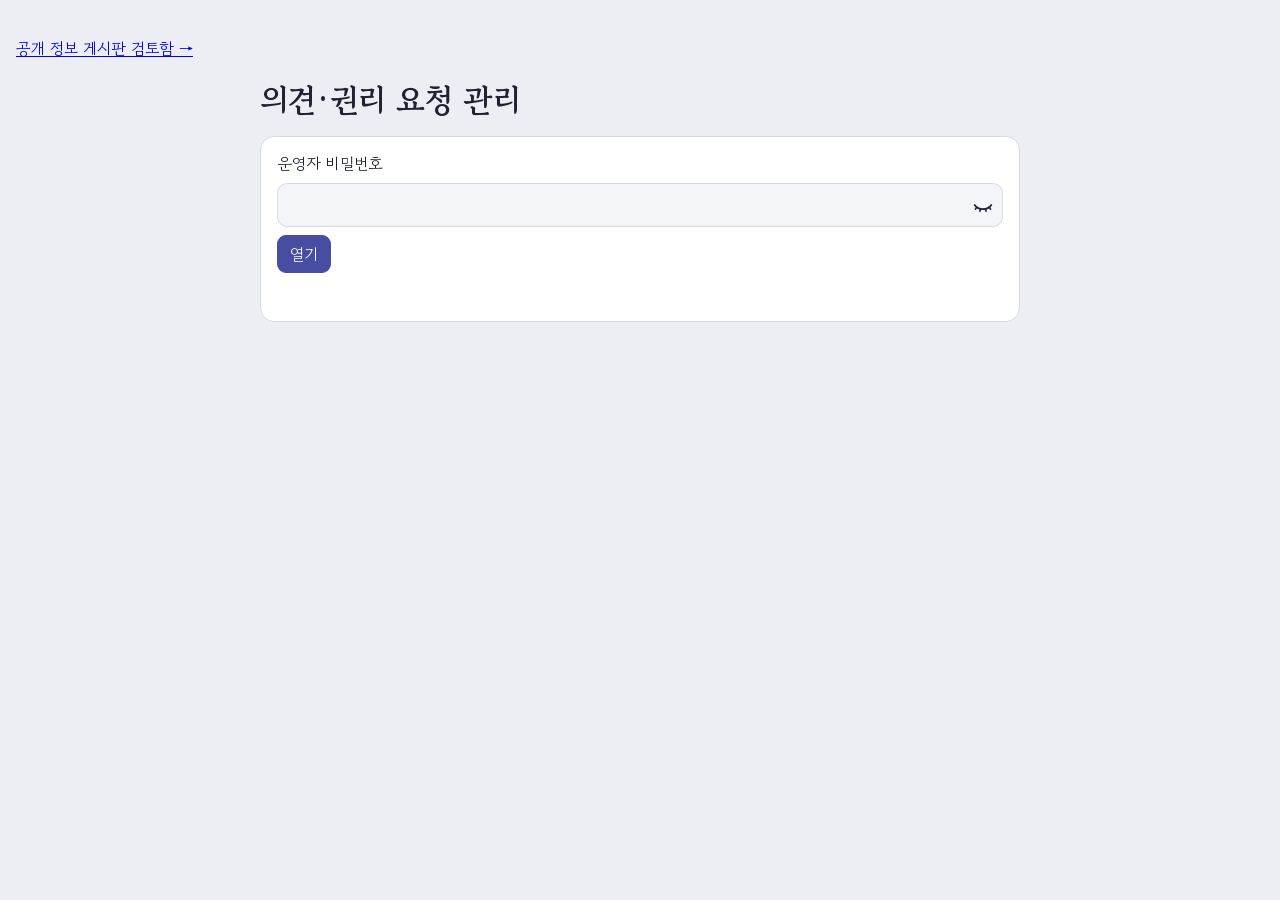
<file: admin.html>
<!doctype html>
<html lang="ko">
<head>
<meta charset="utf-8">
<meta name="viewport" content="width=device-width, initial-scale=1">
<title>나눔터 관리 · 마음 서랍</title>
<meta name="robots" content="noindex,nofollow">
<meta name="referrer" content="no-referrer">
<meta http-equiv="Content-Security-Policy" content="default-src 'self'; script-src 'self' 'unsafe-inline'; style-src 'self' 'unsafe-inline'; connect-src 'self' https://maeum-seorap.vercel.app; font-src 'self'; object-src 'none'; base-uri 'self'; form-action 'none'">
<link rel="stylesheet" href="fonts/fonts.css">
<style>
:root{--bg:#ECEEF4;--surface:#FFFFFF;--sunk:#F4F5F9;--ink:#1E2231;--muted:#636A7E;--line:#D5D9E4;--accent:#474DA0;--danger:#B83A32;--care:#FFF4E5}
@media (prefers-color-scheme: dark){:root{--bg:#13151D;--surface:#1C1F2A;--sunk:#171922;--ink:#E7E9F1;--muted:#9BA1B5;--line:#2D3142;--accent:#A2A7F2;--danger:#F08A80;--care:#2B2418;color-scheme:dark}}
*{box-sizing:border-box}body{margin:0;background:var(--bg);color:var(--ink);font-family:"Gowun Dodum",system-ui,sans-serif;padding:20px max(16px,env(safe-area-inset-left,0px)) 48px}
[hidden]{display:none!important}
.wrap{max-width:760px;margin:0 auto;display:flex;flex-direction:column;gap:14px}
h1,h2{font-family:"Gowun Batang",serif;margin:0}
.panel,.item{background:var(--surface);border:1px solid var(--line);border-radius:14px;padding:14px 16px;display:flex;flex-direction:column;gap:8px}
.item.crisis{background:var(--care)}
.meta{font-size:12px;color:var(--muted);display:flex;gap:8px;flex-wrap:wrap}
.body{white-space:pre-wrap;overflow-wrap:anywhere}
.row{display:flex;gap:8px;flex-wrap:wrap;align-items:center}
button,input{font:inherit;color:inherit}
input{background:var(--sunk);border:1px solid var(--line);border-radius:10px;padding:9px 12px}
.btn{border:1px solid var(--line);background:var(--surface);border-radius:9px;padding:6px 12px;cursor:pointer}
.btn.ok{background:var(--accent);color:#fff;border-color:var(--accent)}
.btn.no{color:var(--danger);border-color:var(--danger)}
.msg{font-size:13px;color:var(--danger)}
</style>
</head>
<body><p><a href="information-admin.html">공개 정보 게시판 검토함 →</a></p>
<div class="wrap">
  <h1>의견·권리 요청 관리</h1>
  <div id="login" class="panel">
    <label for="key">운영자 비밀번호</label>
    <div class="row"><input id="key" type="password" autocomplete="current-password"><button class="btn ok" id="go">열기</button></div>
    <p id="lmsg" class="msg"></p>
  </div>
  <div id="main" hidden>
    <div class="row"><button class="btn" id="reload">새로고침</button><button class="btn" id="out">잠그기</button></div>
    <h2>비공개 개선 의견 보관함 (최신 100건)</h2><div id="feedback" class="wrap"></div><h2>기존 숨김 글</h2><div id="queue" class="wrap"></div>
    <h2>신고된 공개 글</h2><div id="reported" class="wrap"></div>
  </div>
</div>
<script>
(()=>{
const API=location.hostname==='maeum-seorap.vercel.app'?'':'https://maeum-seorap.vercel.app';
const $=id=>document.getElementById(id);
const el=(t,a={},k=[])=>{const e=document.createElement(t);for(const x in a){if(x==='text')e.textContent=a[x];else e.setAttribute(x,a[x]);}for(const c of [].concat(k))if(c!=null)e.append(c);return e;};
let key='';try{key=sessionStorage.getItem('ms.admin')||'';}catch(e){}
const call=async(method,body)=>{const r=await fetch(API+'/api/admin',{method,headers:{'Content-Type':'application/json','X-Admin-Key':key},body:body?JSON.stringify(body):undefined});const j=await r.json().catch(()=>({}));if(!r.ok)throw new Error(j.error||'오류가 났어요.');return j;};
const label={review:'기존 후기',board:'기존 게시판',feedback:'비공개 의견'};
function card(p,reported){
  const b=(t,cls,action)=>{const x=el('button',{class:'btn '+cls,text:t});x.onclick=async()=>{x.disabled=true;try{await call('POST',{id:p.id,action});it.remove();}catch(e){alert(e.message);x.disabled=false;}};return x;};
  const it=el('div',{class:'item'+(p.crisis?' crisis':'')},[
    el('div',{class:'meta'},[el('b',{text:`${label[p.kind]}${p.parent?' 댓글':''}`}),el('span',{text:p.nick}),el('span',{text:new Date(p.created).toLocaleString()}),el('span',{text:'작성자 '+p.author}),p.reports?el('span',{text:`신고 ${p.reports}회 · ${(p.reportReasons||[]).join(', ')}`}):null,p.crisis?el('b',{text:'⚠ 위기 표현 포함 — 공개 여부를 신중히 판단하고, 도움 안내 댓글을 고려해 주세요'}):null]),
    p.title?el('b',{text:p.title}):null, el('div',{class:'body',text:p.body}),
    el('div',{class:'row'},p.private?[b(p.status==='done'?'검토 완료':'검토 완료로 표시','ok','done'),b('삭제','no','delete')]:reported?[b('계속 공개','', 'dismiss'),b('숨기기','no','reject'),b('삭제','no','delete'),b('작성자 차단','no','block')]:[b('숨김 유지','no','reject'),b('거절','no','reject'),b('삭제','no','delete'),b('작성자 차단','no','block')])
  ]);return it;
}
async function load(){
  const j=await call('GET');
  $('feedback').replaceChildren(...((j.feedback||[]).length?j.feedback.map(p=>card(p,false)):[el('p',{text:'접수된 의견이 없어요.'})]));
  $('queue').replaceChildren(...(j.queue.length?j.queue.map(p=>card(p,false)):[el('p',{text:'대기 중인 글이 없어요.'})]));
  $('reported').replaceChildren(...(j.reported.length?j.reported.map(p=>card(p,true)):[el('p',{text:'신고된 글이 없어요.'})]));
}
async function enter(){try{await load();$('login').hidden=true;$('main').hidden=false;try{sessionStorage.setItem('ms.admin',key)}catch(e){}}catch(e){$('lmsg').textContent=e.message;}}
$('go').onclick=()=>{key=$('key').value;$('key').value='';enter();};
$('key').onkeydown=e=>{if(e.key==='Enter')$('go').click();};
$('reload').onclick=()=>load().catch(e=>alert(e.message));
$('out').onclick=()=>{key='';try{sessionStorage.removeItem('ms.admin')}catch(e){}location.reload();};
if(key)enter();
})();
</script>
<script src="pw-eye.js"></script>
</body>
</html>
</file>
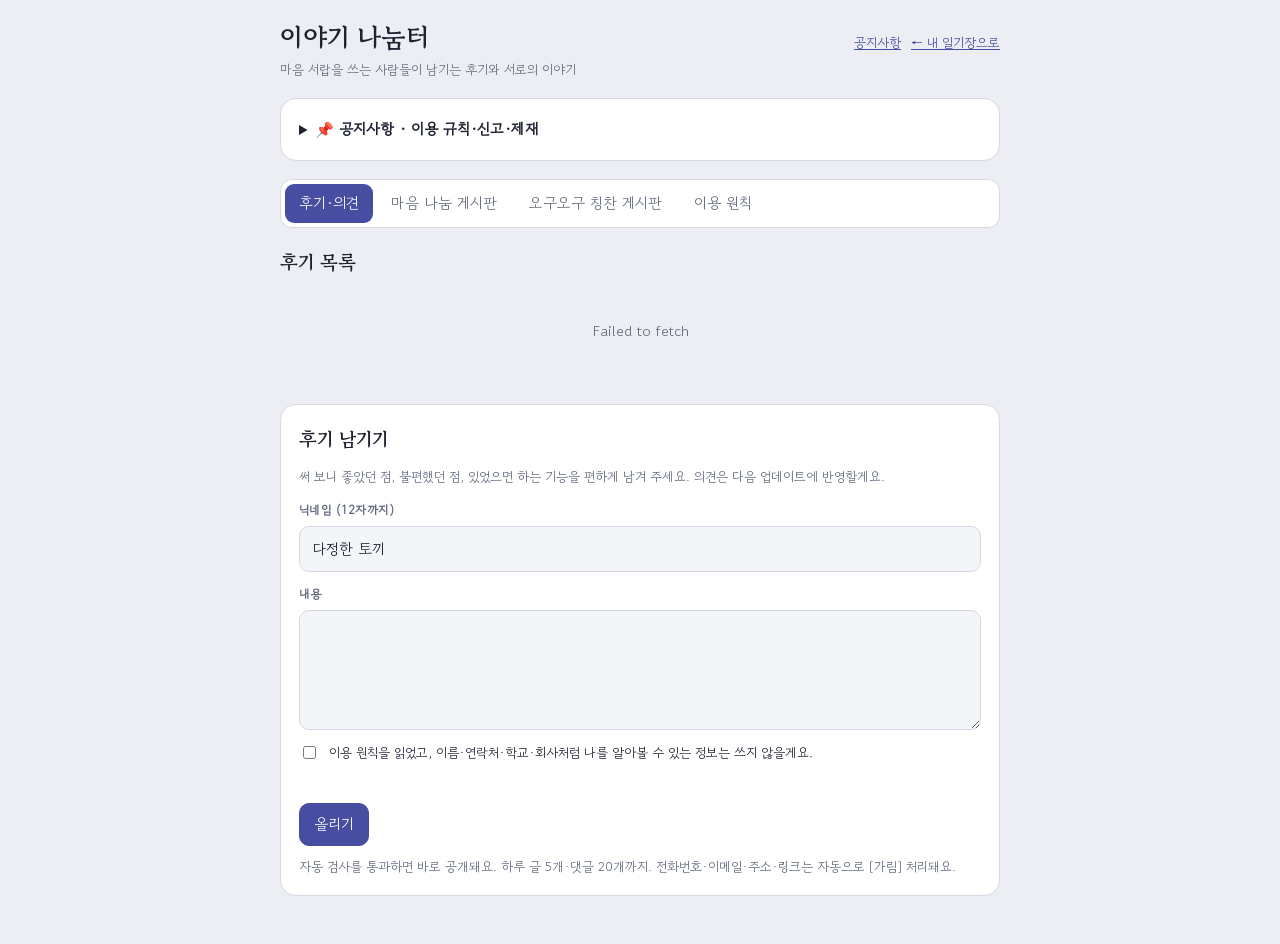
<file: community.html>
<!doctype html>
<html lang="ko">
<head>
<meta charset="utf-8">
<meta name="viewport" content="width=device-width, initial-scale=1, viewport-fit=cover">
<title>이야기 나눔터 · 마음 서랍</title>
<meta name="description" content="마음 서랍 후기와 서로의 마음을 나누는 상담 게시판">
<meta name="referrer" content="no-referrer">
<meta http-equiv="Content-Security-Policy" content="default-src 'self'; script-src 'self' 'unsafe-inline'; style-src 'self' 'unsafe-inline'; img-src 'self' data:; connect-src 'self' https://maeum-seorap.vercel.app; font-src 'self'; object-src 'none'; base-uri 'self'; form-action 'none'">
<meta name="theme-color" content="#474DA0">
<link rel="stylesheet" href="fonts/fonts.css">
<link rel="icon" href="icon-192.png">
<style>
:root{
  --bg:#ECEEF4; --surface:#FFFFFF; --sunk:#F4F5F9; --ink:#1E2231; --muted:#636A7E; --line:#D5D9E4;
  --accent:#474DA0; --accent-ink:#FFFFFF; --danger:#B83A32; --care:#FFF4E5; --care-line:#F0C98A;
  --f-display:"Gowun Batang","Nanum Myeongjo",serif; --f-ui:"Gowun Dodum","Apple SD Gothic Neo","Malgun Gothic",system-ui,sans-serif;
}
@media (prefers-color-scheme: dark){:root{--bg:#13151D;--surface:#1C1F2A;--sunk:#171922;--ink:#E7E9F1;--muted:#9BA1B5;--line:#2D3142;--accent:#A2A7F2;--accent-ink:#15172A;--danger:#F08A80;--care:#2B2418;--care-line:#6B5631;color-scheme:dark}}
*{box-sizing:border-box}
html,body{margin:0}
body{background:var(--bg);color:var(--ink);font-family:var(--f-ui);font-size:15px;line-height:1.65;padding:max(16px,env(safe-area-inset-top,0px)) max(16px,env(safe-area-inset-right,0px)) 48px max(16px,env(safe-area-inset-left,0px))}
[hidden]{display:none!important}
.wrap{max-width:720px;margin:0 auto;display:flex;flex-direction:column;gap:18px}
h1,h2,h3{font-family:var(--f-display);margin:0;text-wrap:balance}
h1{font-size:26px}h2{font-size:19px}h3{font-size:16px}
p{margin:0}
a{color:var(--accent)}
.muted{color:var(--muted)}.small{font-size:13px}
button,input,textarea,select{font:inherit;color:inherit}
button{cursor:pointer}
:focus-visible{outline:2px solid var(--accent);outline-offset:2px}
.top{display:flex;justify-content:space-between;align-items:baseline;gap:12px;flex-wrap:wrap}
.tabs{display:flex;gap:4px;background:var(--surface);border:1px solid var(--line);border-radius:12px;padding:4px;flex-wrap:wrap}
.tabs button{border:0;background:transparent;padding:7px 14px;border-radius:9px;color:var(--muted)}
.tabs button[aria-selected=true]{background:var(--accent);color:var(--accent-ink)}
.panel{background:var(--surface);border:1px solid var(--line);border-radius:16px;padding:18px;display:flex;flex-direction:column;gap:12px}
.care{background:var(--care);border:1px solid var(--care-line);border-radius:14px;padding:14px 16px;display:flex;flex-direction:column;gap:6px}
.care b{font-size:15px}
.care ul{margin:0;padding-left:18px;font-size:14px}
.field{display:flex;flex-direction:column;gap:6px}
label.lbl{font-size:12px;font-weight:700;letter-spacing:.04em;color:var(--muted)}
input[type=text],textarea,select{width:100%;background:var(--sunk);border:1px solid var(--line);border-radius:10px;padding:10px 12px}
textarea{min-height:120px;resize:vertical;font-family:var(--f-display);font-size:16px;line-height:1.8}
.row{display:flex;gap:10px;flex-wrap:wrap;align-items:center}
.btn{border:1px solid var(--line);background:var(--surface);border-radius:10px;padding:8px 14px}
.btn:hover{border-color:var(--accent)}
.btn.primary{background:var(--accent);color:var(--accent-ink);border-color:var(--accent)}
.btn.ghost{border-color:transparent;background:transparent;color:var(--muted);padding:6px 8px}
.btn:disabled{opacity:.5;cursor:not-allowed}
.msg{font-size:13px;min-height:1.2em}
.msg.err{color:var(--danger)}.msg.ok{color:var(--accent)}
.reply.ai{border-left:3px solid var(--accent);padding-left:10px}
.react-bar{display:flex;flex-wrap:wrap;gap:4px;align-items:center}
.react-bar button{border:1px solid var(--line);background:var(--surface);border-radius:999px;padding:2px 10px;font-size:13px}
.react-bar button[aria-pressed=true]{border-color:var(--accent);font-weight:700}
.views{font-size:12px;color:var(--muted)}
.nested{margin-left:16px;padding-left:10px;border-left:2px dashed var(--line);display:flex;flex-direction:column;gap:6px}
.post-row{background:var(--surface);border:1px solid var(--line);border-radius:14px}
.post-row>summary{list-style:none;cursor:pointer;padding:12px 16px;display:flex;flex-direction:column;gap:4px}
.post-row>summary::-webkit-details-marker{display:none}
.post-row[open]>summary{border-bottom:1px dashed var(--line)}
.row-title{font-family:var(--f-display);font-size:16px;font-weight:700;overflow-wrap:anywhere}
.row-meta{display:flex;flex-wrap:wrap;gap:10px;font-size:12px;color:var(--muted)}
.post-row>.item{border:0;border-radius:0 0 14px 14px}
.notice-box>summary{cursor:pointer}
.list-head{display:flex;align-items:baseline;justify-content:space-between;gap:8px;flex-wrap:wrap}
.empty-box{background:var(--surface);border:1px dashed var(--line);border-radius:14px}
.pager{display:flex;flex-wrap:wrap;gap:6px;justify-content:center}
.pager .btn{min-width:38px}
.to-nick{font-size:13px;color:var(--accent);font-weight:700}
.hp{position:absolute;left:-9999px;width:1px;height:1px;overflow:hidden}
.list{display:flex;flex-direction:column;gap:10px}
.item{background:var(--surface);border:1px solid var(--line);border-radius:14px;padding:14px 16px;display:flex;flex-direction:column;gap:8px;min-width:0}
.item .meta{display:flex;gap:8px;align-items:baseline;font-size:12px;color:var(--muted);flex-wrap:wrap}
.item .meta b{color:var(--ink);font-size:13px}
.item .body{font-family:var(--f-display);font-size:15.5px;white-space:pre-wrap;overflow-wrap:anywhere;word-break:keep-all}
.replies{border-left:3px solid var(--line);padding-left:12px;display:flex;flex-direction:column;gap:8px}
.reply{display:flex;flex-direction:column;gap:2px}
.empty{color:var(--muted);text-align:center;padding:24px 8px}
.rules{margin:0;padding-left:20px;display:flex;flex-direction:column;gap:6px}
.report-box{display:flex;gap:6px;flex-wrap:wrap;align-items:center}
.report-box select{width:auto}
</style>
</head>
<body>
<div class="wrap">
  <header class="top">
    <div><h1>이야기 나눔터</h1><p class="muted small">마음 서랍을 쓰는 사람들이 남기는 후기와 서로의 이야기</p></div>
    <div class="row small"><a href="notices.html">공지사항</a><a href="./">← 내 일기장으로</a></div>
  </header>

  <details class="panel notice-box">
    <summary><b>📌 공지사항 · 이용 규칙·신고·제재</b></summary>
    <ul class="rules">
      <li><b>신고</b>: 글·댓글마다 "신고" 버튼이 있어요. 서로 다른 신고가 쌓이면 글이 자동으로 가려지고 운영자가 확인해요. 허위·보복 신고도 제재 대상이에요.</li>
      <li><b>제재</b>: 위반이 확인되면 30일 글쓰기 제한, 1년 안에 세 번째 제한이면 영구 정지예요. 협박·성적 내용·개인정보 유포는 바로 제한할 수 있어요.</li>
      <li><b>금지</b>: 욕설·비하, 연락처·만남 유도, 광고, 성적인 내용, 다른 사람에 대한 거짓 이야기(처벌받을 수 있어요), 한 사람이 여러 닉네임 쓰기.</li>
      <li><b>힘들 때</b>: 자살예방상담전화 109(24시간), 정신건강위기상담전화 1577-0199, 청소년전화 1388, 위급하면 112·119. 이 게시판은 전문 상담이 아니에요.</li>
    </ul>
    <p class="small"><a href="notices.html">공지사항 전체 목록 보기 →</a></p>
  </details>

  <nav class="tabs" role="tablist">
    <button role="tab" id="t-review" aria-selected="true">후기·의견</button>
    <button role="tab" id="t-board" aria-selected="false">마음 나눔 게시판</button>
    <button role="tab" id="t-praise" aria-selected="false">오구오구 칭찬 게시판</button>
    <button role="tab" id="t-rules" aria-selected="false">이용 원칙</button>
  </nav>

  <div id="careBox" class="care" hidden>
    <b>지금 많이 힘들다면, 혼자 견디지 않아도 돼요</b>
    <p class="small">이 게시판은 서로 마음을 나누는 곳이고 전문 상담은 아니에요. 바로 이야기할 사람이 필요하면 아래로 연락해 주세요.</p>
    <ul>
      <li>자살예방상담전화 <b>109</b> (24시간)</li>
      <li>정신건강위기상담전화 <b>1577-0199</b></li>
      <li>청소년 상담 <b>1388</b> · 위급할 때 <b>112 / 119</b></li>
    </ul>
  </div>


  <div class="list-head" id="listHeadBox"><h2 id="listHead">게시글 목록</h2><span id="listInfo" class="muted small" role="status"></span></div>
  <section id="v-list" class="list" aria-live="polite"></section>
  <nav id="pager" class="pager" aria-label="게시판 페이지"></nav>

  <section id="v-write" class="panel">
    <h2 id="writeHead">후기 남기기</h2>
    <p id="writeHelp" class="muted small">써 보니 좋았던 점, 불편했던 점, 있었으면 하는 기능을 편하게 남겨 주세요. 의견은 다음 업데이트에 반영할게요.</p>
    <div class="field"><label class="lbl" for="nick">닉네임 (12자까지)</label><input id="nick" type="text" maxlength="12" autocomplete="off"></div>
    <div class="field" id="toNickField" hidden><label class="lbl" for="toNick">칭찬할 사람의 닉네임 (선택 · 실명은 쓰지 마세요)</label><input id="toNick" type="text" maxlength="12" autocomplete="off" placeholder="예: 다정한 토끼 · 비워 두면 모두에게"></div>
    <div class="field" id="titleField" hidden><label class="lbl" for="title">제목</label><input id="title" type="text" maxlength="60" autocomplete="off"></div>
    <div class="field"><label class="lbl" for="body">내용</label><textarea id="body" maxlength="2000"></textarea></div>
    <label class="row small" id="aiRow" hidden><input id="aiListen" type="checkbox"> (선택) AI 마음 친구의 공감 답글 받기 — 제목·내용만 Vercel AI Gateway를 거쳐 OpenAI(미국)에 보내 답글을 만들어요(학습 사용 금지 요청). 전문 상담이 아니에요.</label>
    <div class="hp" aria-hidden="true"><label>웹사이트<input id="website" type="text" tabindex="-1" autocomplete="off"></label></div>
    <label class="row small"><input id="agree" type="checkbox"> 이용 원칙을 읽었고, 이름·연락처·학교·회사처럼 나를 알아볼 수 있는 정보는 쓰지 않을게요.</label>
    <p id="writeMsg" class="msg"></p>
    <div class="row"><button class="btn primary" id="send">올리기</button><span class="muted small">자동 검사를 통과하면 바로 공개돼요. 하루 글 5개·댓글 20개까지. 전화번호·이메일·주소·링크는 자동으로 [가림] 처리돼요.</span></div>
  </section>
  <button class="btn" id="more" hidden>더 보기</button>

  <section id="v-rules" class="panel" hidden>
    <h2>이용 원칙</h2>
    <ol class="rules">
      <li>서로를 존중해요. 욕설·비하·혐오·조롱은 올릴 수 없어요.</li>
      <li>연락처, SNS·메신저 아이디, 링크, 만남 제안은 금지예요. 사적 연락을 유도하는 글은 사기나 범죄로 이어질 수 있어 바로 삭제해요.</li>
      <li>광고·홍보·금전 거래, 음란하거나 성적인 내용은 올릴 수 없어요.</li>
      <li>나와 다른 사람의 개인정보(이름, 학교, 회사, 주소 등)는 쓰지 말아 주세요.</li>
      <li>글 속 전화번호·이메일·긴 숫자·링크·SNS 아이디·상세 주소는 자동으로 [가림] 처리되고, 가리기 전 원문은 저장하지 않아요. 공개 글은 1년 뒤 자동으로 삭제돼요.</li>
      <li>한 사람(접속 구분값)당 하루 글 5개·댓글 20개, 사이트 전체도 하루 한도가 있어요.</li>
      <li>모든 글과 댓글은 자동 검사를 통과하면 바로 공개돼요. 문제가 되는 글은 신고해 주세요. 여러 번 신고된 글은 자동으로 가려져요.</li>
      <li>한 사람이 여러 닉네임으로 글·댓글을 써서 분위기를 몰아가면 안 돼요. 같은 접속·브라우저에서는 30일 동안 처음 쓴 닉네임만 쓸 수 있어요.</li>
      <li>다른 사람에 대한 거짓 이야기나 소문은 쓰지 마세요. <b>허위 사실로 다른 사람의 명예를 훼손하면 「정보통신망법」 제70조 등에 따라 처벌받을 수 있어요.</b></li>
      <li><b>제재 단계</b>: 여러 번 신고돼 가려지거나 운영자가 지운 글이 쌓이면 30일 글쓰기 제한, 1년 안에 세 번째 제한이면 <b>영구 정지</b>예요. 협박·성적 내용·개인정보 유포는 바로 제한할 수 있어요. 이의는 개인정보처리방침의 문의 이메일로 보내 주세요.</li>
      <li>허위·보복 신고도 제재 대상이에요. 신고만으로 제재가 확정되지는 않고, 운영자가 확인해요.</li>
      <li>마음 나눔 게시판은 전문 상담이 아니에요. 위급한 상황이면 109(자살예방상담전화), 1577-0199, 112·119로 연락해 주세요.</li>
    </ol>
    <p class="muted small">글을 지우고 싶으면 <a href="privacy.html">개인정보처리방침</a>의 문의 이메일로 알려 주세요.</p>
  </section>
</div>

<script>
(()=>{
const API=location.hostname==='maeum-seorap.vercel.app'?'':'https://maeum-seorap.vercel.app';
const $=id=>document.getElementById(id);
const el=(t,a={},k=[])=>{const e=document.createElement(t);for(const x in a){if(x==='text')e.textContent=a[x];else e.setAttribute(x,a[x]);}for(const c of [].concat(k))if(c!=null)e.append(c);return e;};
const fmt=ms=>{const d=new Date(ms);return `${d.getFullYear()}.${d.getMonth()+1}.${d.getDate()} ${String(d.getHours()).padStart(2,'0')}:${String(d.getMinutes()).padStart(2,'0')}`;};
const NICKS=['고요한 고양이','다정한 토끼','느긋한 곰','설레는 새','포근한 강아지','담담한 구름','반짝이는 별','산책하는 나비'];
try{$('nick').value=localStorage.getItem('ms.nick')||NICKS[Math.floor(Math.random()*NICKS.length)];}catch(e){$('nick').value=NICKS[0];}
const CRISIS=/(자살|죽고\s*싶|극단적\s*선택|자해|사라지고\s*싶|살기\s*싫|끝내고\s*싶)/;
const HINTS=[[/01[016789][\s.-]?\d{3,4}[\s.-]?\d{4}/,'전화번호'],[/(오픈채팅|오픈톡|텔레그램|카톡\s*아이디|카톡\s*주세요|디엠\s*주세요|dm\s*주세요|연락\s*주세요)/i,'연락처나 개인 연락 유도'],[/(https?:|www\.|\.com|\.kr)/i,'링크']];

let kind='review',page=0;
let DEV='';try{DEV=localStorage.getItem('ms.dev')||'';if(!/^[a-f0-9]{32}$/.test(DEV)){DEV=Array.from(crypto.getRandomValues(new Uint8Array(16)),x=>x.toString(16).padStart(2,'0')).join('');localStorage.setItem('ms.dev',DEV);}}catch(e){DEV='';}
function setTab(t){
  for(const k of ['review','board','praise','rules'])$('t-'+k).setAttribute('aria-selected',String(k===t));
  $('v-rules').hidden=t!=='rules';$('v-write').hidden=t==='rules';$('v-list').hidden=t==='rules';$('more').hidden=true;$('pager').hidden=t==='rules';$('listHeadBox').hidden=t==='rules';$('listHead').textContent={board:'마음 나눔 게시글 목록',praise:'오구오구 칭찬 게시글 목록',review:'후기 목록'}[t]||'게시글 목록';
  $('careBox').hidden=t!=='board';$('aiRow').hidden=t!=='board';
  if(t==='rules')return;
  kind=t;$('titleField').hidden=kind==='review';$('title').placeholder=kind==='praise'?'예: 오늘 7시에 일어났어요!':'';$('toNickField').hidden=true;
  $('writeHead').textContent={board:'이야기 꺼내기',praise:'오늘의 자랑하기',review:'후기 남기기'}[kind];
  $('writeHelp').textContent={board:'요즘 마음이 어떤지, 고민이 있는지 편하게 적어 주세요. 다른 사람들이 따뜻한 댓글로 함께해요.',praise:'오늘 해낸 작은 일을 자랑해 주세요. 일찍 일어났어요, 물 많이 마셨어요, 밥 잘 챙겨 먹었어요… 뭐든 좋아요! 올리면 칭찬봇이 바로 칭찬해 주고, 다른 사람들도 오구오구 칭찬해 줄 거예요.',review:'써 보니 좋았던 점, 불편했던 점, 있었으면 하는 기능을 편하게 남겨 주세요. 의견은 다음 업데이트에 반영할게요.'}[kind];
  $('writeMsg').textContent='';page=0;load(true);
}
$('t-review').onclick=()=>setTab('review');$('t-board').onclick=()=>setTab('board');$('t-praise').onclick=()=>setTab('praise');$('t-rules').onclick=()=>setTab('rules');

async function api(path,opt){
  const r=await fetch(API+path,{...opt,headers:{'Content-Type':'application/json'}});
  let j={};try{j=await r.json();}catch(e){}
  if(!r.ok)throw new Error(j.error||'지금은 연결이 안 돼요. 조금 뒤에 다시 해 주세요.');
  return j;
}

function reportBox(id){
  const sel=el('select',{'aria-label':'신고 이유'},['욕설·비하','연락처·만남 유도','광고·홍보','음란한 내용','개인정보 노출','기타'].map(x=>el('option',{text:x})));
  const go=el('button',{class:'btn ghost small',type:'button',text:'신고하기'}),cancel=el('button',{class:'btn ghost small',type:'button',text:'취소'});
  const box=el('div',{class:'report-box small'},[sel,go,cancel]);
  go.onclick=async()=>{go.disabled=true;try{await api('/api/report',{method:'POST',body:JSON.stringify({id,reason:sel.value})});box.replaceChildren(el('span',{class:'muted',text:'신고했어요. 운영자가 확인할게요.'}));}catch(e){box.replaceChildren(el('span',{class:'msg err',text:e.message}));}};
  cancel.onclick=()=>box.remove();
  return box;
}

/* ---------- 공감·조회수 ---------- */
const EMO=[['heart','❤️','좋아요'],['empathy','🤝','공감'],['praise','👏','칭찬해요'],['hug','🫂','토닥토닥']];
const META={},BARS={},VIEWED=new Set();
function paint(id){const m=META[id]||{r:{},v:0,mine:[]};(BARS[id]||[]).forEach(bar=>{bar.querySelectorAll('button[data-e]').forEach(b=>{const e=EMO.find(x=>x[0]===b.dataset.e);b.textContent=e[1]+' '+(m.r[e[0]]||0);b.setAttribute('aria-pressed',String(m.mine.includes(e[0])));});const v=bar.querySelector('.views');if(v)v.textContent='조회 '+(m.v||0);});document.querySelectorAll('[data-sum-heart="'+id+'"]').forEach(n=>n.textContent='\u2764\ufe0f '+((m.r||{}).heart||0));document.querySelectorAll('[data-sum-views="'+id+'"]').forEach(n=>n.textContent='조회 '+(m.v||0));}
function reactBar(p,withViews,only){const bar=el('div',{class:'react-bar',role:'group','aria-label':'공감 표시'});
  EMO.filter(e=>!only||only.includes(e[0])).forEach(e=>{const b=el('button',{type:'button','data-e':e[0],title:e[2],'aria-label':e[2],'aria-pressed':'false'});b.onclick=async()=>{b.disabled=true;try{const r=await api('/api/posts',{method:'POST',body:JSON.stringify({action:'react',id:p.id,emoji:e[0],dev:DEV||undefined})});META[p.id]={...(META[p.id]||{}),r:r.r,mine:r.mine,v:(META[p.id]||{}).v||p.v||0};paint(p.id);}catch(err){b.title=err.message;}b.disabled=false;};bar.append(b);});
  if(withViews)bar.append(el('span',{class:'views'}));
  META[p.id]=META[p.id]||{r:p.r||{},v:p.v||0,mine:[]};(BARS[p.id]=BARS[p.id]||[]).push(bar);paint(p.id);return bar;}
async function loadMine(ids){ids=ids.filter(Boolean);if(!ids.length)return;try{const j=await api('/api/posts',{method:'POST',body:JSON.stringify({action:'meta',ids,dev:DEV||undefined})});for(const id in j.meta){META[id]=j.meta[id];paint(id);}}catch(e){}}
const seenObs='IntersectionObserver' in window?new IntersectionObserver(es=>{es.forEach(en=>{if(!en.isIntersecting)return;const id=en.target.dataset.id;seenObs.unobserve(en.target);if(VIEWED.has(id))return;VIEWED.add(id);api('/api/posts',{method:'POST',body:JSON.stringify({action:'view',id,dev:DEV||undefined})}).then(r=>{META[id]={...(META[id]||{r:{},mine:[]}),v:r.v};paint(id);}).catch(()=>{});});},{threshold:.6}):null;

function replyForm(p,to,onDone){
  const ta=el('textarea',{maxlength:'1000',placeholder:to?'이 댓글에 답글을 남겨 주세요':(p.kind==='praise'?'오구오구 칭찬 한마디 남겨 주세요!':'공감과 응원을 담아 댓글을 남겨 주세요'),style:'min-height:70px'});const sm=el('p',{class:'msg'});const sb=el('button',{class:'btn small',type:'button',text:to?'답글 올리기':'댓글 올리기'});
  sb.onclick=async()=>{if(!$('agree').checked){sm.className='msg err';sm.textContent='위쪽 글쓰기 칸의 이용 원칙 동의에 먼저 체크해 주세요.';return;}sb.disabled=true;try{const jj=await api('/api/posts',{method:'POST',body:JSON.stringify({dev:DEV||undefined,kind:p.kind,parent:to||p.id,nick:$('nick').value,body:ta.value})});ta.value='';sm.className='msg ok';sm.textContent=jj.message||'올렸어요.';onDone();}catch(e){sm.className='msg err';sm.textContent=e.message;}sb.disabled=false;};
  return el('div',{class:'field'},[ta,sm,el('div',{class:'row'},[sb])]);
}
function replyItem(p,r,nested,reload){
  const rr=el('button',{class:'btn ghost small',type:'button',text:'신고'});
  const d=el('div',{class:'reply'+(r.ai?' ai':'')},[el('div',{class:'meta'},[el('b',{text:(nested?'↳ ':'')+r.nick}),el('span',{text:fmt(r.created)}),rr]),el('div',{class:'body',text:r.body})]);
  const tools=el('div',{class:'row'},[reactBar(r,false)]);
  if(!nested){const rb=el('button',{class:'btn ghost small',type:'button',text:'↳ 답글'});let f=null;rb.onclick=()=>{if(f){f.remove();f=null;return;}f=replyForm(p,r.id,reload);d.append(f);};tools.append(rb);}
  d.insertBefore(tools,d.children[2]||null);
  rr.onclick=()=>{if(!d.querySelector('.report-box'))d.append(reportBox(r.id));};
  return d;
}
function card(p){
  const rep=el('button',{class:'btn ghost small',type:'button',text:'신고'});
  const it=el('article',{class:'item','data-id':p.id},[
    el('div',{class:'meta'},[el('b',{text:p.nick}),el('span',{text:fmt(p.created)})]),
    p.toNick?el('p',{class:'to-nick',text:'→ '+p.toNick+' 님에게 보내는 칭찬'}):null,
    p.title?el('h3',{text:p.title}):null,
    el('div',{class:'body',text:p.body}),
    reactBar(p,true,['heart']),
  ]);
  const actions=el('div',{class:'row'},[rep]);
  rep.onclick=()=>{if(!it.querySelector('.report-box'))actions.after(reportBox(p.id));};
  {
    const tog=el('button',{class:'btn ghost small',type:'button',text:`댓글 ${p.replies||0}`});
    actions.prepend(tog);
    let box=null;
    const open=async()=>{
      if(box)box.remove();
      box=el('div',{class:'replies'},[el('p',{class:'muted small',text:'불러오는 중…'})]);it.append(box);
      try{const j=await api('/api/posts?parent='+encodeURIComponent(p.id));box.replaceChildren();
        tog.textContent='댓글 '+j.items.length;
        if(!j.items.length)box.append(el('p',{class:'muted small',text:'아직 댓글이 없어요. 따뜻한 한마디를 남겨 주세요.'}));
        const ids=new Set(j.items.map(r=>r.id)),tops=j.items.filter(r=>!r.to||!ids.has(r.to));
        tops.forEach(r=>{box.append(replyItem(p,r,false,open));const kids=j.items.filter(k=>k.to===r.id);if(kids.length)box.append(el('div',{class:'nested'},kids.map(k=>replyItem(p,k,true,open))));});
        loadMine(j.items.map(r=>r.id));
        box.append(replyForm(p,null,open));
      }catch(e){box.replaceChildren(el('p',{class:'msg err',text:e.message}));}
    };
    tog.onclick=()=>{if(box){box.remove();box=null;return;}open();};
    it.__open=()=>{if(!box)open();};
  }
  it.append(actions);
  // 게시판 목록: 제목 줄을 누르면 글이 펼쳐지고 조회수가 올라가요
  const head=p.title||(p.toNick?'→ '+p.toNick+' 님에게 보내는 칭찬':(p.body.length>32?p.body.slice(0,32)+'…':p.body));
  const row=el('details',{class:'post-row'},[el('summary',{},[el('span',{class:'row-title',text:head}),el('span',{class:'row-meta'},[el('span',{text:p.nick+' · '+fmt(p.created)}),el('span',{text:'\u{1F4AC} '+(p.replies||0)}),el('span',{'data-sum-heart':p.id,text:'\u2764\ufe0f '+((p.r||{}).heart||0)}),el('span',{'data-sum-views':p.id,text:'조회 '+(p.v||0)})])]),it]);
  row.addEventListener('toggle',()=>{if(!row.open)return;if(!VIEWED.has(p.id)){VIEWED.add(p.id);api('/api/posts',{method:'POST',body:JSON.stringify({action:'view',id:p.id,dev:DEV||undefined})}).then(r=>{META[p.id]={...(META[p.id]||{r:{},mine:[]}),v:r.v};paint(p.id);}).catch(()=>{});}if(it.__open)it.__open();});
  return row;
}

// 블로그처럼 한 페이지에 5개, 아래 페이지 번호(5개씩 묶음)를 눌러 넘겨요
function drawPager(cur,pages){const nav=$('pager');nav.replaceChildren();if(pages<=1)return;
  const add=(label,n,current)=>{const b=el('button',{type:'button',class:'btn small'+(current?' primary':''),text:label});if(current)b.setAttribute('aria-current','page');b.onclick=()=>{page=n;load(true);$('v-list').scrollIntoView({block:'start',behavior:'smooth'});};nav.append(b);};
  const start=Math.floor(cur/5)*5;if(cur>0)add('이전',cur-1);if(start>0)add('«',start-1);
  for(let i=start;i<Math.min(pages,start+5);i++)add(String(i+1),i,i===cur);
  if(start+5<pages)add('»',start+5);if(cur<pages-1)add('다음',cur+1);}
async function load(reset){
  const L=$('v-list');L.replaceChildren(el('p',{class:'empty',text:'불러오는 중…'}));
  try{
    const j=await api(`/api/posts?kind=${kind}&page=${page}&size=5`);
    L.replaceChildren();
    $('listInfo').textContent=j.total?`총 ${j.total}개 · ${page+1} / ${j.pages} 페이지`:'총 0개';drawPager(page,j.pages||1);
    if(!j.items.length)L.append(el('p',{class:'empty empty-box',text:{board:'아직 글이 없어요(0개). 아래에서 첫 이야기를 꺼내 주세요.',praise:'아직 글이 없어요(0개). 아래에서 오늘의 작은 자랑을 남겨 주세요!',review:'아직 글이 없어요(0개). 아래에서 첫 후기를 남겨 주세요.'}[kind]}));
    j.items.forEach(p=>L.append(card(p)));
    loadMine(j.items.map(p=>p.id));
    $('more').hidden=true;
  }catch(e){L.replaceChildren(el('p',{class:'empty',text:e.message}));}
}
$('more').onclick=()=>{page++;load(true);};

$('body').addEventListener('input',()=>{const v=$('body').value;if(CRISIS.test(v))$('careBox').hidden=false;const h=HINTS.find(([re])=>re.test(v));$('writeMsg').className=h?'msg err':'msg';$('writeMsg').textContent=h?`${h[1]}에 해당하는 내용은 올릴 수 없어요.`:'';});
$('send').onclick=async()=>{
  const m=$('writeMsg');m.className='msg err';
  if(!$('agree').checked){m.textContent='이용 원칙에 동의해 주세요.';return;}
  $('send').disabled=true;m.className='msg';m.textContent='올리는 중…';
  try{
    try{localStorage.setItem('ms.nick',$('nick').value)}catch(e){}
    const j=await api('/api/posts',{method:'POST',body:JSON.stringify({dev:DEV||undefined,kind,nick:$('nick').value,title:$('title').value,body:$('body').value,website:$('website').value,aiListen:kind==='board'&&$('aiListen').checked})});
    $('body').value='';$('title').value='';$('toNick').value='';m.className='msg ok';m.textContent=(j.message||'글이 공개됐어요.')+(j.aiReply==='praise'?' 칭찬봇이 칭찬 댓글을 남겼어요! 글을 눌러 확인해 보세요.':j.aiReply?' AI 마음 친구가 댓글을 남겼어요. 댓글 버튼을 눌러 보세요.':'');page=0;await load(true);
    if(j.crisis)$('careBox').hidden=false;
  }catch(e){m.className='msg err';m.textContent=e.message;}
  $('send').disabled=false;
};
const start=(location.hash||'').slice(1);setTab(['board','praise','rules'].includes(start)?start:'review');
})();
</script>
</body>
</html>
</file>
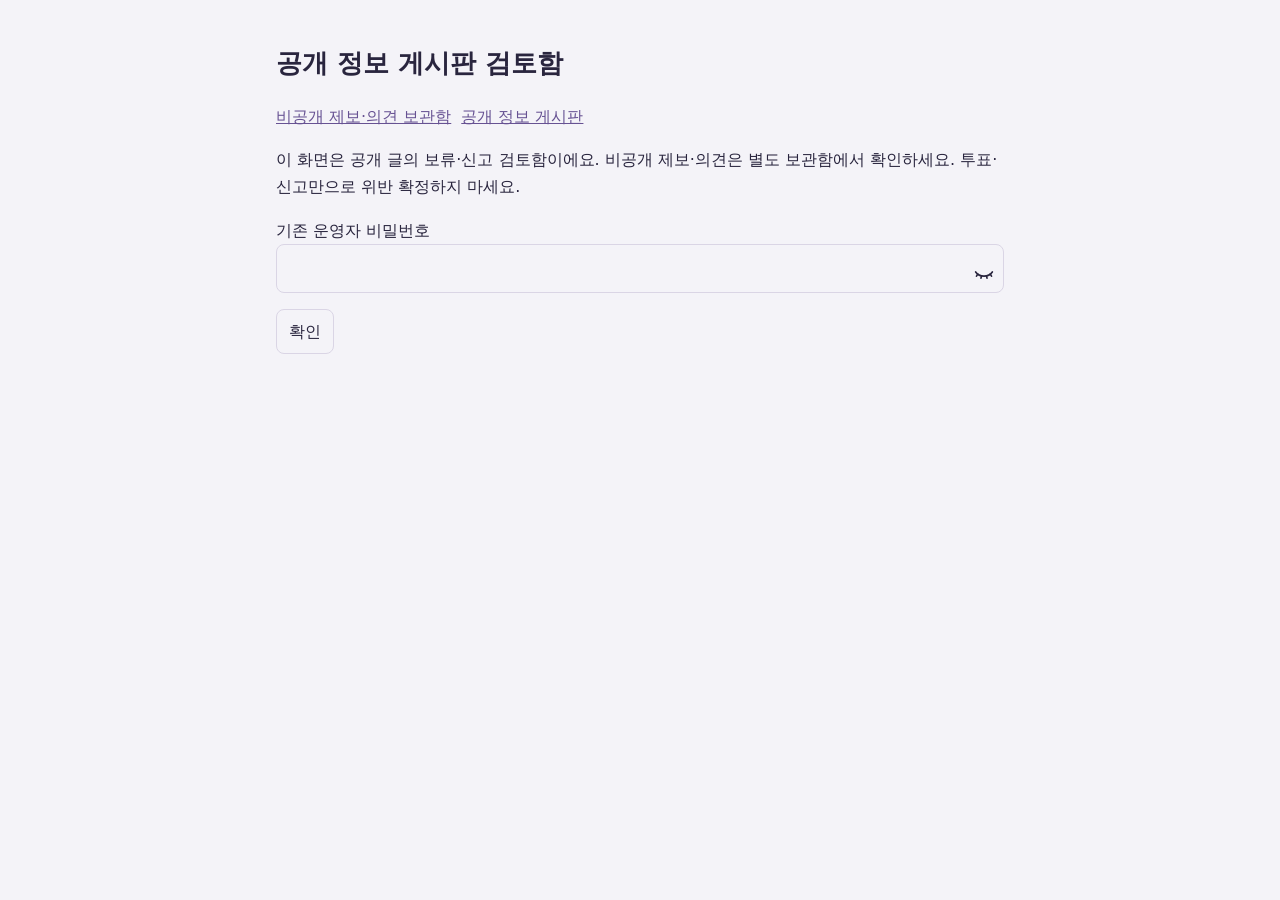
<file: information-admin.html>
<!doctype html><html lang="ko"><head><meta charset="utf-8"><meta name="viewport" content="width=device-width,initial-scale=1"><meta name="robots" content="noindex,nofollow"><title>정보 게시판 검토함</title><link rel="stylesheet" href="information.css"></head><body data-site="maeum" data-api="https://maeum-seorap.vercel.app"><main><h1>공개 정보 게시판 검토함</h1><nav><a href="admin.html">비공개 제보·의견 보관함</a><a href="information.html">공개 정보 게시판</a></nav><p>이 화면은 공개 글의 보류·신고 검토함이에요. 비공개 제보·의견은 별도 보관함에서 확인하세요. 투표·신고만으로 위반 확정하지 마세요.</p><label>기존 운영자 비밀번호<input id="key" type="password" autocomplete="current-password"></label><button id="enter">확인</button><p id="message" role="status"></p><div id="queue"></div></main><script src="information-admin.js"></script><script src="pw-eye.js"></script>
</body></html>
</file>
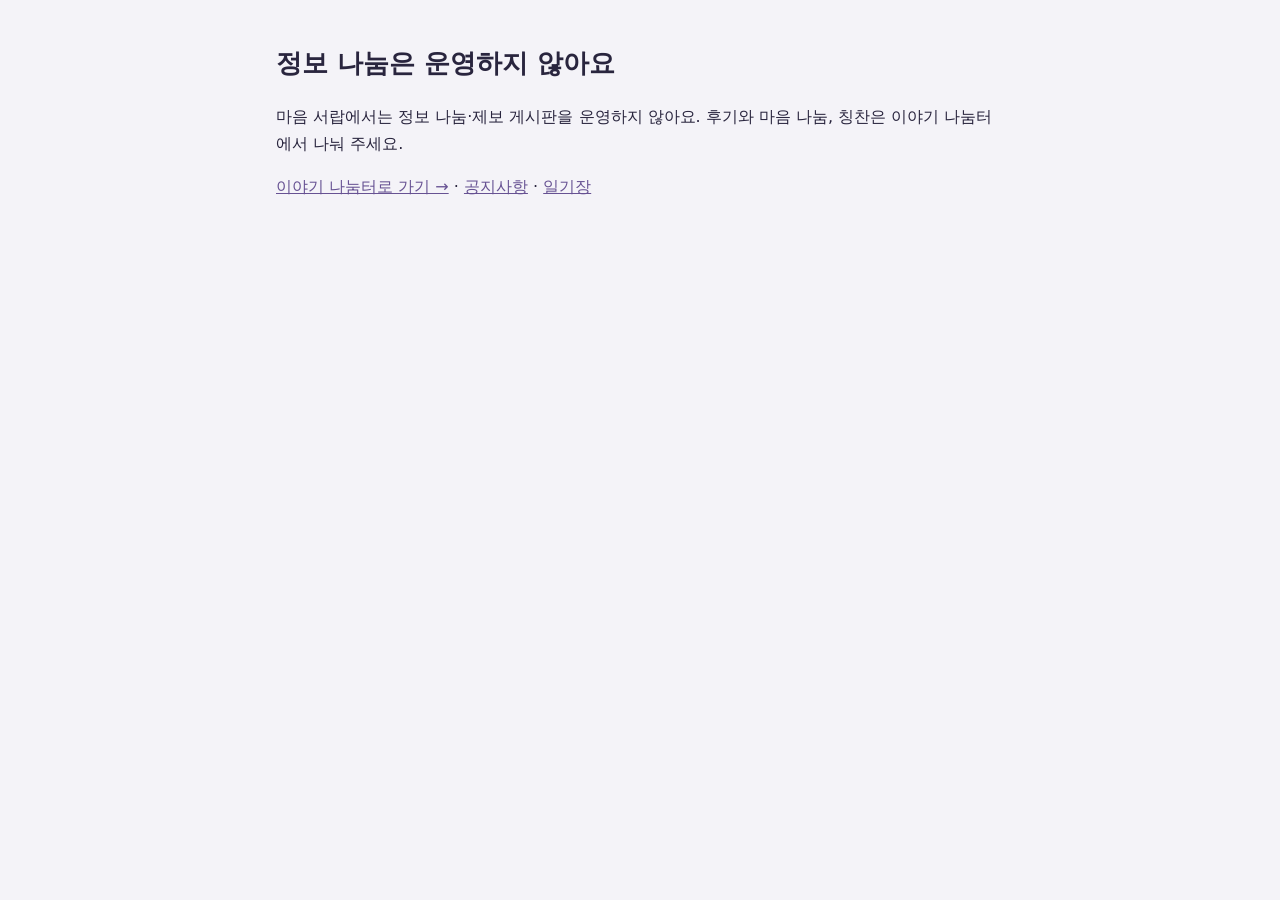
<file: information.html>
<!doctype html><html lang="ko"><head><meta charset="utf-8"><meta name="viewport" content="width=device-width,initial-scale=1"><meta name="robots" content="noindex"><title>마음 서랍</title><link rel="stylesheet" href="information.css"></head><body><main><h1>정보 나눔은 운영하지 않아요</h1><p>마음 서랍에서는 정보 나눔·제보 게시판을 운영하지 않아요. 후기와 마음 나눔, 칭찬은 이야기 나눔터에서 나눠 주세요.</p><p><a href="community.html">이야기 나눔터로 가기 →</a> · <a href="notices.html">공지사항</a> · <a href="./">일기장</a></p></main></body></html>
</file>
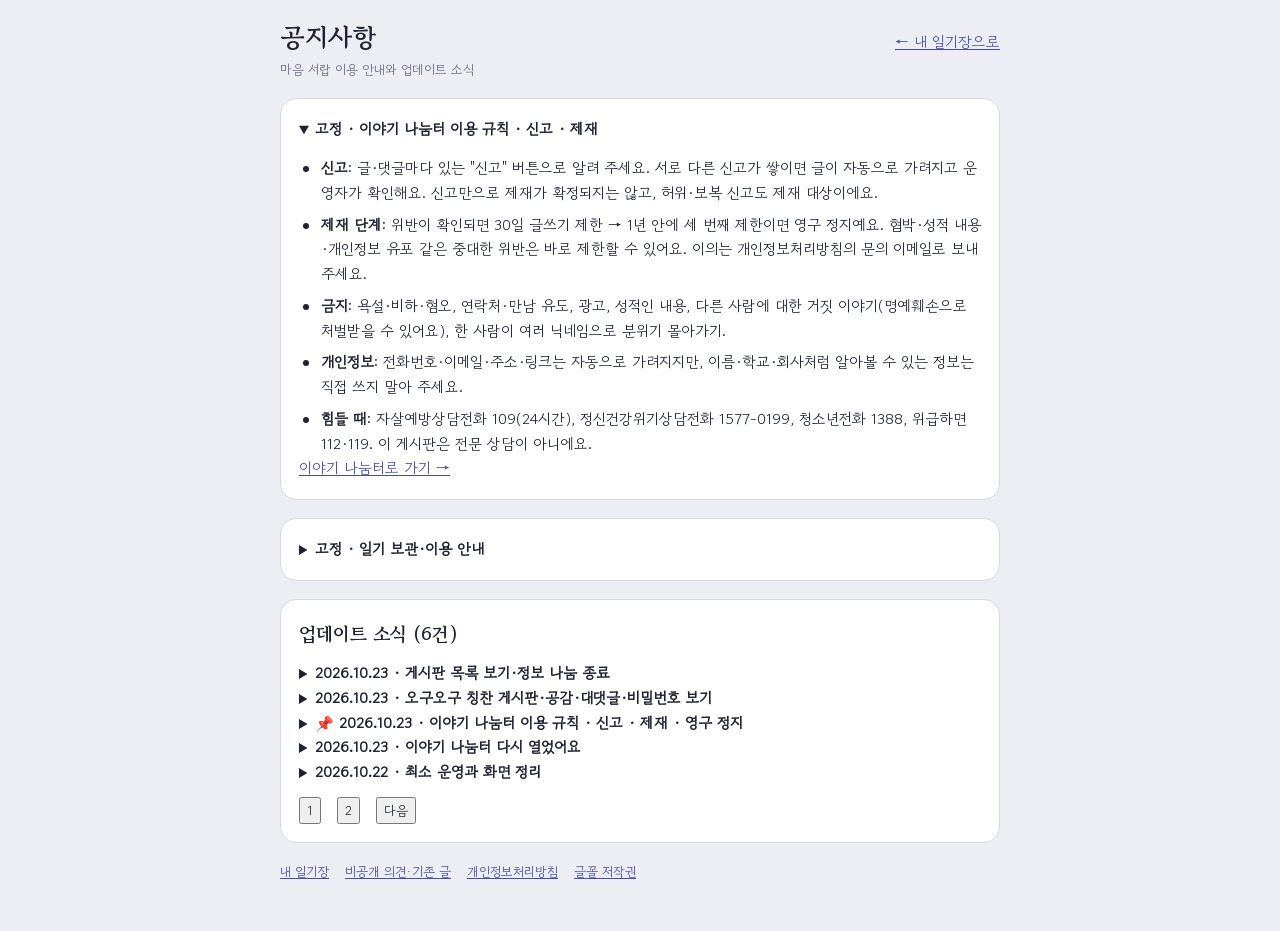
<file: notices.html>
<!doctype html>
<html lang="ko"><head><meta charset="utf-8"><meta name="viewport" content="width=device-width, initial-scale=1, viewport-fit=cover">
<title>공지사항 · 마음 서랍</title><meta name="description" content="마음 서랍 이용 안내와 날짜별 업데이트 내역">
<meta name="referrer" content="no-referrer"><meta http-equiv="Content-Security-Policy" content="default-src 'self'; script-src 'sha256-ZFvJEdEnNhgw8fHKf4nA/NzWzHexspzUvOAoEJFE7UQ='; style-src 'self' 'unsafe-inline'; img-src 'self' data:; font-src 'self'; connect-src 'none'; object-src 'none'; base-uri 'self'; form-action 'none'">
<meta name="theme-color" content="#474DA0"><link rel="stylesheet" href="fonts/fonts.css"><link rel="icon" href="icon-192.png">
<style>
:root{
  --bg:#ECEEF4; --surface:#FFFFFF; --sunk:#F4F5F9; --ink:#1E2231; --muted:#636A7E; --line:#D5D9E4;
  --accent:#474DA0; --accent-ink:#FFFFFF; --danger:#B83A32; --care:#FFF4E5; --care-line:#F0C98A;
  --f-display:"Gowun Batang","Nanum Myeongjo",serif; --f-ui:"Gowun Dodum","Apple SD Gothic Neo","Malgun Gothic",system-ui,sans-serif;
}
@media (prefers-color-scheme: dark){:root{--bg:#13151D;--surface:#1C1F2A;--sunk:#171922;--ink:#E7E9F1;--muted:#9BA1B5;--line:#2D3142;--accent:#A2A7F2;--accent-ink:#15172A;--danger:#F08A80;--care:#2B2418;--care-line:#6B5631;color-scheme:dark}}
*{box-sizing:border-box}
html,body{margin:0}
body{background:var(--bg);color:var(--ink);font-family:var(--f-ui);font-size:15px;line-height:1.65;padding:max(16px,env(safe-area-inset-top,0px)) max(16px,env(safe-area-inset-right,0px)) 48px max(16px,env(safe-area-inset-left,0px))}
[hidden]{display:none!important}
.wrap{max-width:720px;margin:0 auto;display:flex;flex-direction:column;gap:18px}
h1,h2,h3{font-family:var(--f-display);margin:0;text-wrap:balance}
h1{font-size:26px}h2{font-size:19px}h3{font-size:16px}
p{margin:0}
a{color:var(--accent)}
.muted{color:var(--muted)}.small{font-size:13px}
button,input,textarea,select{font:inherit;color:inherit}
button{cursor:pointer}
:focus-visible{outline:2px solid var(--accent);outline-offset:2px}
.top{display:flex;justify-content:space-between;align-items:baseline;gap:12px;flex-wrap:wrap}
.tabs{display:flex;gap:4px;background:var(--surface);border:1px solid var(--line);border-radius:12px;padding:4px;flex-wrap:wrap}
.tabs button{border:0;background:transparent;padding:7px 14px;border-radius:9px;color:var(--muted)}
.tabs button[aria-selected=true]{background:var(--accent);color:var(--accent-ink)}
.panel{background:var(--surface);border:1px solid var(--line);border-radius:16px;padding:18px;display:flex;flex-direction:column;gap:12px}
.care{background:var(--care);border:1px solid var(--care-line);border-radius:14px;padding:14px 16px;display:flex;flex-direction:column;gap:6px}
.care b{font-size:15px}
.care ul{margin:0;padding-left:18px;font-size:14px}
.field{display:flex;flex-direction:column;gap:6px}
label.lbl{font-size:12px;font-weight:700;letter-spacing:.04em;color:var(--muted)}
input[type=text],textarea,select{width:100%;background:var(--sunk);border:1px solid var(--line);border-radius:10px;padding:10px 12px}
textarea{min-height:120px;resize:vertical;font-family:var(--f-display);font-size:16px;line-height:1.8}
.row{display:flex;gap:10px;flex-wrap:wrap;align-items:center}
.btn{border:1px solid var(--line);background:var(--surface);border-radius:10px;padding:8px 14px}
.btn:hover{border-color:var(--accent)}
.btn.primary{background:var(--accent);color:var(--accent-ink);border-color:var(--accent)}
.btn.ghost{border-color:transparent;background:transparent;color:var(--muted);padding:6px 8px}
.btn:disabled{opacity:.5;cursor:not-allowed}
.msg{font-size:13px;min-height:1.2em}
.msg.err{color:var(--danger)}.msg.ok{color:var(--accent)}
.hp{position:absolute;left:-9999px;width:1px;height:1px;overflow:hidden}
.list{display:flex;flex-direction:column;gap:10px}
.item{background:var(--surface);border:1px solid var(--line);border-radius:14px;padding:14px 16px;display:flex;flex-direction:column;gap:8px;min-width:0}
.item .meta{display:flex;gap:8px;align-items:baseline;font-size:12px;color:var(--muted);flex-wrap:wrap}
.item .meta b{color:var(--ink);font-size:13px}
.item .body{font-family:var(--f-display);font-size:15.5px;white-space:pre-wrap;overflow-wrap:anywhere;word-break:keep-all}
.replies{border-left:3px solid var(--line);padding-left:12px;display:flex;flex-direction:column;gap:8px}
.reply{display:flex;flex-direction:column;gap:2px}
.empty{color:var(--muted);text-align:center;padding:24px 8px}
.rules{margin:0;padding-left:20px;display:flex;flex-direction:column;gap:6px}
.report-box{display:flex;gap:6px;flex-wrap:wrap;align-items:center}
.report-box select{width:auto}

.notice-list{margin:0;padding-left:22px}.notice-list li+li{margin-top:7px}.badge{display:inline-block;background:var(--sunk);color:var(--accent);padding:3px 10px;border-radius:20px;font-size:12px}details summary{cursor:pointer;font-weight:bold}details[open] summary{margin-bottom:14px}.foot{display:flex;gap:16px;flex-wrap:wrap;font-size:13px}article h3{margin-top:8px}
</style></head><body><main class="wrap">
<header class="top"><div><h1>공지사항</h1><p class="muted small">마음 서랍 이용 안내와 업데이트 소식</p></div><a href="./">← 내 일기장으로</a></header>
<details class="panel" open><summary>고정 · 이야기 나눔터 이용 규칙 · 신고 · 제재</summary><ul class="notice-list"><li><b>신고</b>: 글·댓글마다 있는 "신고" 버튼으로 알려 주세요. 서로 다른 신고가 쌓이면 글이 자동으로 가려지고 운영자가 확인해요. 신고만으로 제재가 확정되지는 않고, 허위·보복 신고도 제재 대상이에요.</li><li><b>제재 단계</b>: 위반이 확인되면 30일 글쓰기 제한 → 1년 안에 세 번째 제한이면 영구 정지예요. 협박·성적 내용·개인정보 유포 같은 중대한 위반은 바로 제한할 수 있어요. 이의는 개인정보처리방침의 문의 이메일로 보내 주세요.</li><li><b>금지</b>: 욕설·비하·혐오, 연락처·만남 유도, 광고, 성적인 내용, 다른 사람에 대한 거짓 이야기(명예훼손으로 처벌받을 수 있어요), 한 사람이 여러 닉네임으로 분위기 몰아가기.</li><li><b>개인정보</b>: 전화번호·이메일·주소·링크는 자동으로 가려지지만, 이름·학교·회사처럼 알아볼 수 있는 정보는 직접 쓰지 말아 주세요.</li><li><b>힘들 때</b>: 자살예방상담전화 109(24시간), 정신건강위기상담전화 1577-0199, 청소년전화 1388, 위급하면 112·119. 이 게시판은 전문 상담이 아니에요.</li></ul><p><a href="community.html">이야기 나눔터로 가기 →</a></p></details>
<details class="panel"><summary>고정 · 일기 보관·이용 안내</summary><section aria-labelledby="guide-title"><span class="badge">고정 · 이용 안내</span><h2 id="guide-title">기록을 보관하기 전에 확인해 주세요</h2>
<p>마음 서랍은 감정을 고르고 그림을 꾸미며 하루를 기록하는 개인 일기장이에요.</p>
<details><summary>일기 보관·백업 안내</summary><ul class="notice-list">
<li>개인 일기와 첨부파일은 이용 중인 기기의 브라우저에 암호화해 저장하며, 운영자 서버로 보내지 않아요.</li>
<li>브라우저 데이터 삭제나 기기 변경 전에 백업해 주세요. 주소나 브라우저가 다르면 기록이 자동으로 연결되지 않아요.</li>
<li>비밀번호를 잊으면 기존 기록을 복구하기 어려워요. 비밀번호와 백업 파일은 안전한 곳에 보관해 주세요.</li>
</ul></details>
<details><summary>이야기 나눔터 이용 안내</summary><ul class="notice-list">
<li>나눔터에 직접 올린 글은 개인 일기와 별도로 서버에 저장돼요. 글과 댓글은 자동 필터 검사를 통과하면 바로 공개돼요. 신고되거나 이용 원칙을 위반한 글은 숨겨질 수 있어요.</li>
<li>이름·연락처·학교·직장 등 자신이나 다른 사람을 알아볼 수 있는 정보는 적지 말아 주세요.</li>
<li>욕설·협박·성적 접근·광고·연락처 교환·외부 만남 유도는 제한돼요. 불편 의견과 서로 다른 생각도 존중해 주세요.</li>
<li>마음 나눔은 전문 상담을 대신하지 않아요. 자동 필터가 놓친 문제는 신고로 알려 주세요.</li>
</ul></details>
<p class="small muted">오류·개선 의견 및 게시글 삭제 요청: <a href="mailto:woon0q0@gmail.com">woon0q0@gmail.com</a><br>문의할 때 비밀번호나 개인 일기 원문은 보내지 말아 주세요.</p></section></details>
<section class="panel"><h2>업데이트 소식 <span id="noticeCount">(6건)</span></h2><div id="noticeList"><details><summary>2026.10.23 · 게시판 목록 보기·정보 나눔 종료</summary><article class="panel"><p>이야기 나눔터 글이 제목 목록으로 보이고, 한 페이지에 5개씩 아래 페이지 번호를 눌러 넘길 수 있어요. 제목을 누르면 글이 펼쳐지고 조회수가 올라가요. 글에는 ❤️ 하트를, 댓글에는 ❤️🤝👏🫂 반응을 남길 수 있고, 후기·마음 나눔·칭찬 모든 글에 댓글과 대댓글을 달 수 있어요.</p><p>마음 서랍에서는 정보 나눔·제보 게시판을 더 이상 운영하지 않아요. 이용 규칙·신고·제재는 이야기 나눔터 맨 위와 아래 고정 공지에서 확인할 수 있어요.</p></article></details><details><summary>2026.10.23 · 오구오구 칭찬 게시판·공감·대댓글·비밀번호 보기</summary><article class="panel"><p>이야기 나눔터에 <b>오구오구 칭찬 게시판</b>이 생겼어요. "오늘 일찍 일어났어요"처럼 작은 일을 자랑하면 칭찬봇과 다른 사람들이 무조건 칭찬해 줘요(실명·학교·회사는 쓰지 마세요).</p><p>글과 댓글에 ❤️ 좋아요 · 🤝 공감 · 👏 칭찬해요 · 🫂 토닥토닥을 누를 수 있고, 글마다 조회수가 보여요. 댓글에는 답글(대댓글)을 달 수 있어요.</p><p>비밀번호 칸의 눈 모양을 누르면 입력한 비밀번호를 확인할 수 있어요. 새 비밀번호는 6자 이상이면 되고, 쓰던 비밀번호는 그대로 써도 돼요. 바꾸고 싶으면 일기장 안 "비밀번호 바꾸기"에서 바꿀 수 있어요.</p></article></details><details><summary>📌 2026.10.23 · 이야기 나눔터 이용 규칙 · 신고 · 제재 · 영구 정지</summary><article class="panel"><p><b>주의사항</b>: 마음 나눔은 서로 기대는 곳이에요. 욕설·비하·혐오, 연락처·만남 유도, 광고, 성적인 내용은 올릴 수 없어요. 나와 다른 사람을 알아볼 수 있는 정보(이름·학교·회사·주소)는 쓰지 마세요. 전화번호·이메일·주소·링크는 자동으로 가려져요. 이 게시판과 AI 마음 친구는 전문 상담이 아니에요.</p><p><b>허위 사실 금지</b>: 다른 사람에 대한 거짓 이야기로 명예를 훼손하면 처벌받을 수 있어요. 직접 겪은 내 이야기만 써 주세요.</p><p><b>여러 닉네임 금지</b>: 한 사람이 여러 닉네임으로 분위기를 몰아가지 못하게, 같은 접속·브라우저에서는 30일 동안 처음 닉네임만 쓸 수 있어요.</p><p><b>신고·제재</b>: 서로 다른 신고가 쌓이면 글이 자동으로 가려지고 운영자가 확인해요. 위반이 확인되면 30일 글쓰기 제한, 1년 안에 세 번째 제한이면 영구 정지예요. 허위·보복 신고도 제재 대상이에요.</p><p><b>힘들 때</b>: 자살예방상담전화 109(24시간), 정신건강위기상담전화 1577-0199, 청소년전화 1388, 위급하면 112·119. 가까운 정신건강의학과나 응급실, 지역 정신건강복지센터에서도 도움을 받을 수 있어요.</p></article></details><details><summary>2026.10.23 · 이야기 나눔터 다시 열었어요</summary><article class="panel"><p>후기·마음 나눔 글과 댓글을 다시 닉네임만으로 쓸 수 있어요. 대신 하루 글 5개·댓글 20개로 제한하고, 글 속 연락처·주소·링크는 자동으로 가려요. 마음 나눔에 글을 쓸 때 원하면 AI 마음 친구의 공감 답글을 받을 수 있어요(전문 상담 아님).</p></article></details><details><summary>2026.10.22 · 최소 운영과 화면 정리</summary><article class="panel"><p>공개 글·댓글 신규 접수를 중단하고 공지·통계·비공개 개선 의견 중심으로 운영해요. 기존 글은 읽기 전용으로 보관해요. 새 의견은 운영자만 확인하며 개별 답변·반영을 약속하지 않아요.</p><p>상단에 공지·비공개 의견 메뉴를 배치하고 긴 안내와 꾸미기 선택지는 접었어요. 동물 친구의 크기·모양·동작을 다르게 조정하고 움직임 정지 옵션을 넣었어요. 외부 캐릭터나 일기 전송은 추가하지 않았어요.</p></article></details><details><summary>감정 선택과 그림 꾸미기가 달라졌어요</summary><article class="panel"><span class="badge">업데이트 · <time datetime="2026-10-22">2026.10.22</time></span>
<h3>방문 통계 추가</h3><p>일기장 하단에서 오늘·누적 방문 수를 확인할 수 있어요. 같은 브라우저·사이트 주소에서 하루 1회 기준이며, 정확한 사람 수가 아닌 방문 집계예요. 이전 방문은 소급하지 않고 집계 시작일부터 표시해요. 일기 내용은 전송하지 않으며 집계 기준에서 이후 방문 집계를 제외할 수 있어요.</p><h3>추가된 기능</h3><ul class="notice-list"><li>배경 7종·동물 5종·소품 12종으로 그림을 꾸밀 수 있어요.</li><li>대표 감정에 따라 동물 표정과 일부 소품의 모습이 달라져요.</li><li>후기·마음 나눔 게시판과 공개 댓글 화면을 추가했어요. 자동 필터 검사 후 바로 공개되며, 신고·자동 숨김·도배 제한 기능을 마련했어요.</li></ul>
<h3>게시판 공개 방식 변경</h3><p>글과 댓글은 관리자 사전 승인 없이 자동 필터를 통과하면 바로 공개돼요. 금칙어·위협·음란·광고·연락처 등을 검사하며, 외부 AI 서비스로 전송하지 않아요. 자동 검사가 모든 문제를 걸러내지는 못하므로 문제가 보이면 신고해 주세요.</p><h3>개선된 기능</h3><ul class="notice-list"><li>감정을 개수 제한 없이 선택할 수 있어요.</li><li>대표 감정은 크게, 나머지는 선택한 순서대로 작게 표시해요. 감정 칩을 누르면 대표 감정을 바꿀 수 있어요.</li><li>제목·일기 본문에는 고운바탕, 버튼·안내문에는 고운돋움을 적용했어요.</li><li>개인정보 안내와 글꼴 저작권 고지를 정비했어요.</li></ul>
<h3>오류 수정·보안 보완</h3><ul class="notice-list"><li>잠금 시 화면과 입력값을 정리하도록 보완했어요.</li><li>새 비밀번호는 12자 이상으로 설정하며 기존 비밀번호도 계속 사용할 수 있어요.</li><li>비밀번호 변경에 실패해도 기존 일기와 첨부파일을 보존하도록 보완했어요.</li></ul>
<p class="muted small">안드로이드 앱은 준비 예정이에요. 출시 소식은 공지사항으로 안내할게요.</p></article></details></div><nav id="noticePages" class="foot" aria-label="공지 페이지"></nav></section>
<nav class="foot" aria-label="관련 페이지"><a href="./">내 일기장</a><a href="community.html">비공개 의견·기존 글</a><a href="privacy.html">개인정보처리방침</a><a href="privacy.html#fonts">글꼴 저작권</a></nav>
</main><script>(()=>{const host=document.getElementById('noticeList'),items=Array.from(host.children);document.getElementById('noticeCount').textContent='('+items.length+'건)';let page=1;function draw(){const max=Math.max(1,Math.ceil(items.length/5));host.replaceChildren(...items.slice((page-1)*5,page*5));const nav=document.getElementById('noticePages');nav.replaceChildren();if(max===1)return;function add(label,n){const b=document.createElement('button');b.textContent=label;b.onclick=()=>{page=n;draw();};if(n===page)b.setAttribute('aria-current','page');nav.append(b);}const start=Math.floor((page-1)/5)*5+1;if(page>1)add('이전',page-1);if(start>1)add('이전 5페이지',start-1);for(let n=start;n<=Math.min(start+4,max);n++)add(String(n),n);if(start+4<max)add('다음 5페이지',start+5);if(page<max)add('다음',page+1);}draw();})();</script></body></html>
</file>
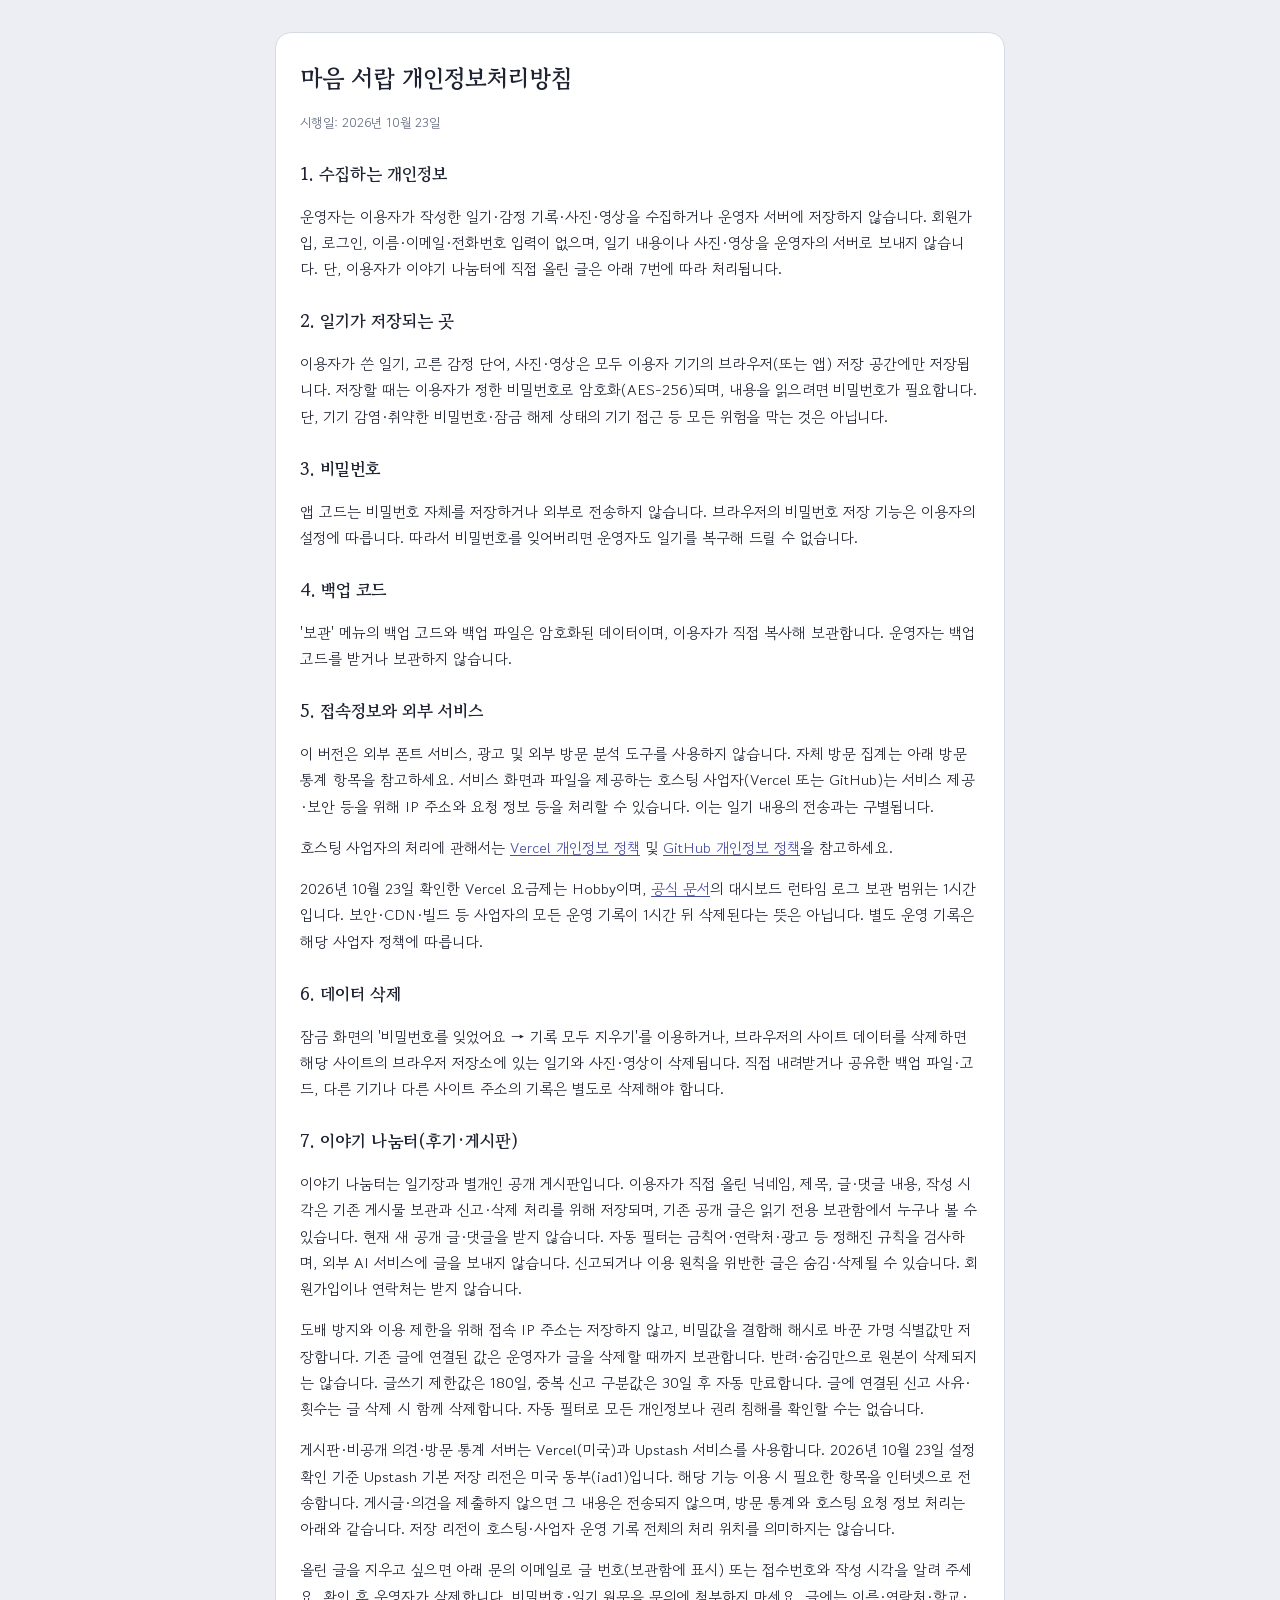
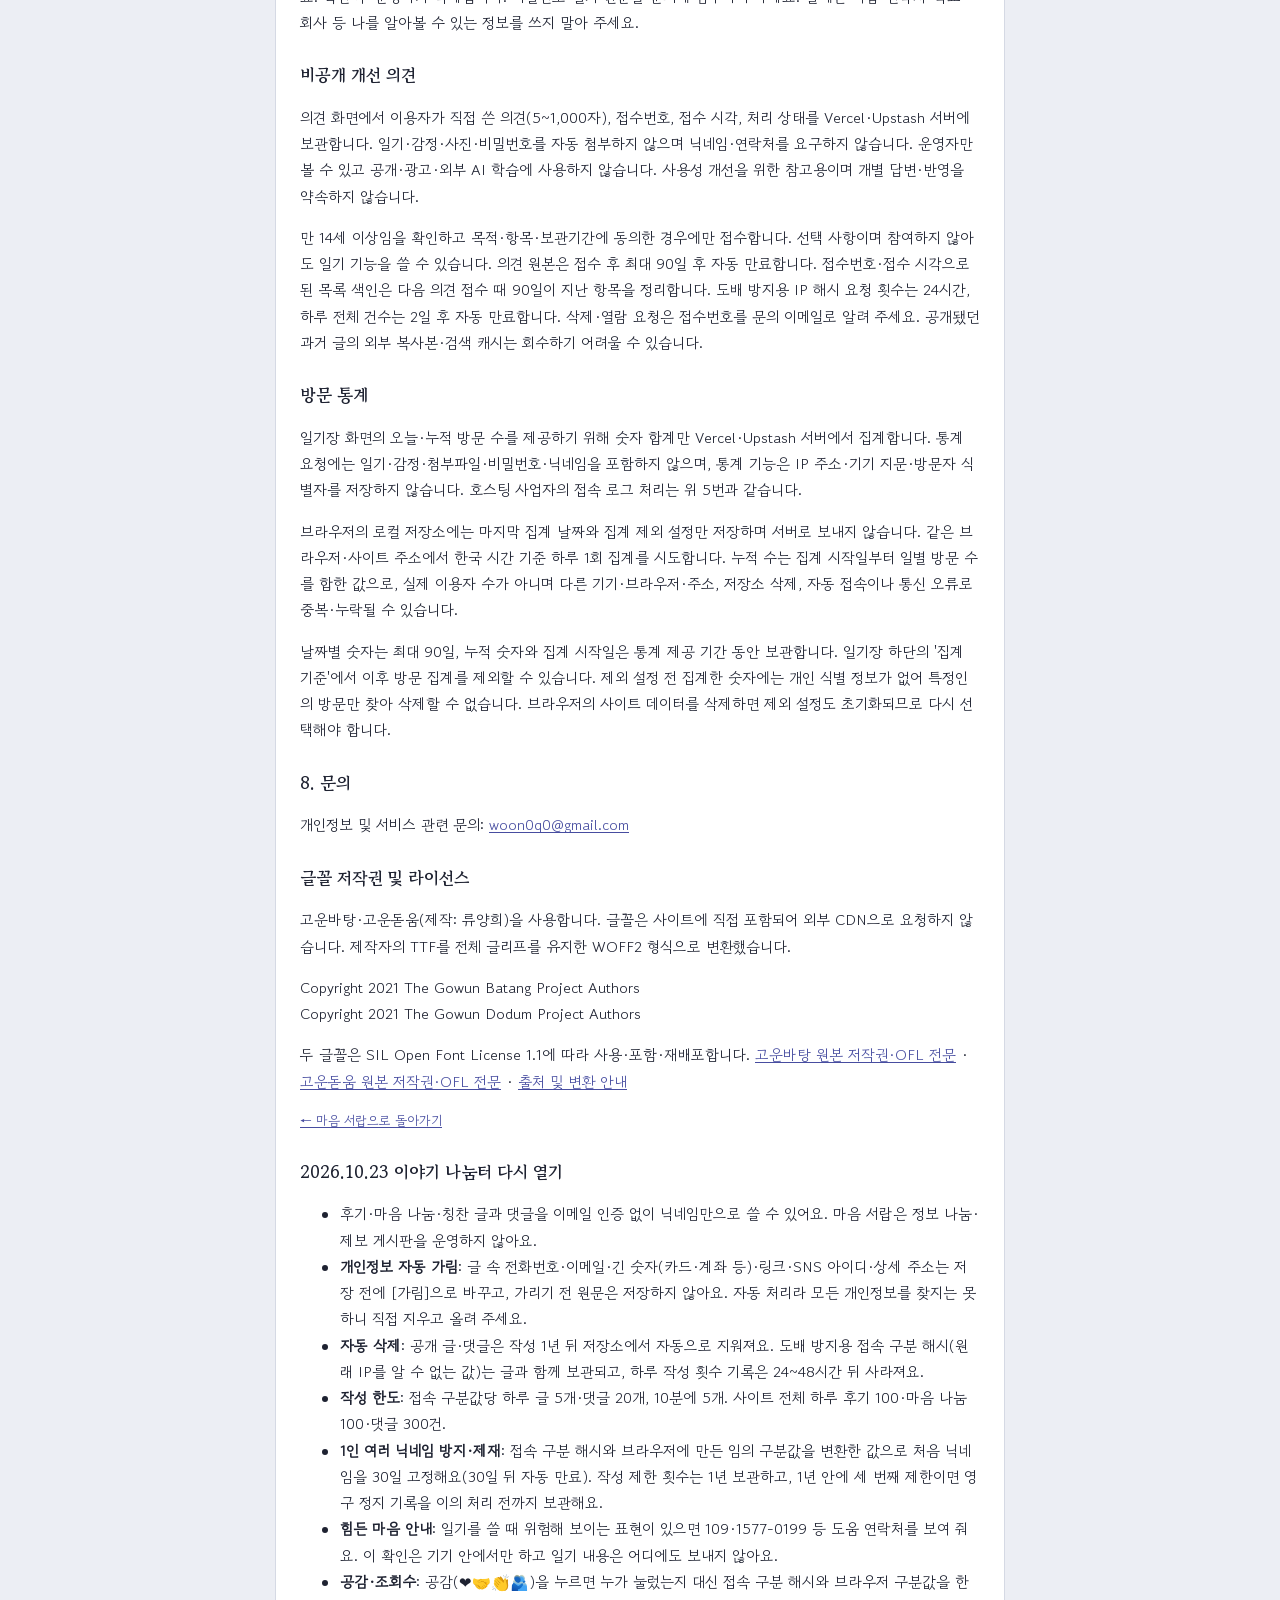
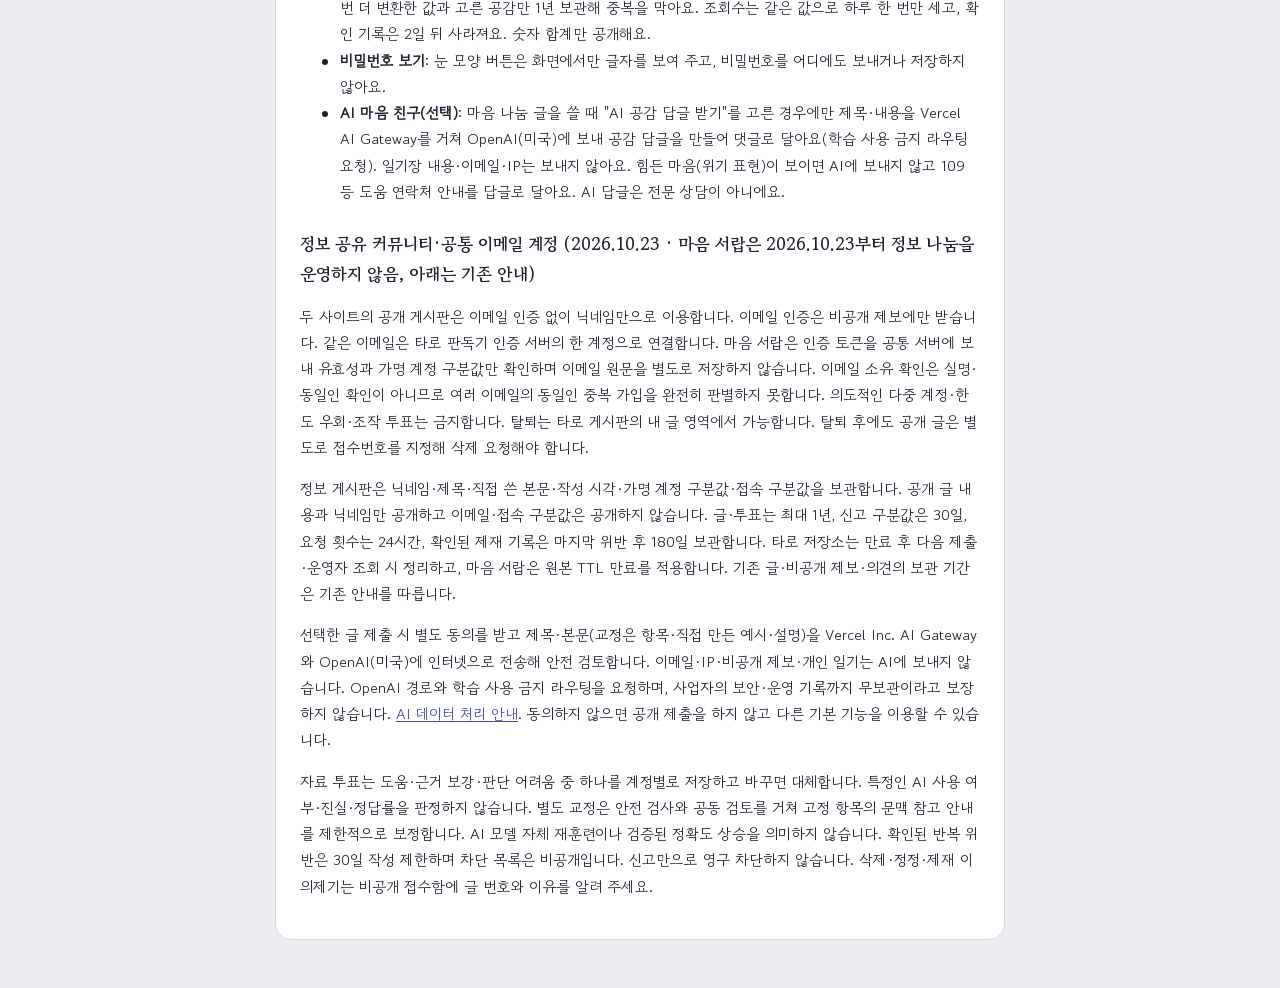
<file: privacy.html>
<!doctype html>
<html lang="ko">
<head>
<meta charset="utf-8">
<meta name="viewport" content="width=device-width, initial-scale=1">
<title>마음 서랍 개인정보처리방침</title>
<link rel="stylesheet" href="fonts/fonts.css">
<style>
:root{--bg:#ECEEF4;--surface:#FFFFFF;--ink:#1E2231;--muted:#636A7E;--line:#D5D9E4;--accent:#474DA0}
@media (prefers-color-scheme: dark){:root{--bg:#13151D;--surface:#1C1F2A;--ink:#E7E9F1;--muted:#9BA1B5;--line:#2D3142;--accent:#A2A7F2;color-scheme:dark}}
body{margin:0;background:var(--bg);color:var(--ink);font-family:"Gowun Dodum","Apple SD Gothic Neo","Malgun Gothic",system-ui,sans-serif;font-size:15px;line-height:1.75;padding:32px max(16px,env(safe-area-inset-left,0px)) 48px}
main{max-width:680px;margin:0 auto;background:var(--surface);border:1px solid var(--line);border-radius:16px;padding:24px}
h1,h2{font-family:"Gowun Batang",serif}
h1{font-size:24px;margin:0 0 4px}h2{font-size:17px;margin:24px 0 6px}
p,li{color:var(--ink)}.muted{color:var(--muted);font-size:13px}a{color:var(--accent)}
</style>
</head>
<body>
<main>
<h1>마음 서랍 개인정보처리방침</h1>
<p class="muted">시행일: 2026년 10월 23일</p>

<h2>1. 수집하는 개인정보</h2>
<p>운영자는 이용자가 작성한 일기·감정 기록·사진·영상을 수집하거나 운영자 서버에 저장하지 않습니다. 회원가입, 로그인, 이름·이메일·전화번호 입력이 없으며, 일기 내용이나 사진·영상을 운영자의 서버로 보내지 않습니다. 단, 이용자가 이야기 나눔터에 직접 올린 글은 아래 7번에 따라 처리됩니다.</p>

<h2>2. 일기가 저장되는 곳</h2>
<p>이용자가 쓴 일기, 고른 감정 단어, 사진·영상은 모두 이용자 기기의 브라우저(또는 앱) 저장 공간에만 저장됩니다. 저장할 때는 이용자가 정한 비밀번호로 암호화(AES-256)되며, 내용을 읽으려면 비밀번호가 필요합니다. 단, 기기 감염·취약한 비밀번호·잠금 해제 상태의 기기 접근 등 모든 위험을 막는 것은 아닙니다.</p>

<h2>3. 비밀번호</h2>
<p>앱 코드는 비밀번호 자체를 저장하거나 외부로 전송하지 않습니다. 브라우저의 비밀번호 저장 기능은 이용자의 설정에 따릅니다. 따라서 비밀번호를 잊어버리면 운영자도 일기를 복구해 드릴 수 없습니다.</p>

<h2>4. 백업 코드</h2>
<p>'보관' 메뉴의 백업 코드와 백업 파일은 암호화된 데이터이며, 이용자가 직접 복사해 보관합니다. 운영자는 백업 코드를 받거나 보관하지 않습니다.</p>

<h2>5. 접속정보와 외부 서비스</h2>
<p>이 버전은 외부 폰트 서비스, 광고 및 외부 방문 분석 도구를 사용하지 않습니다. 자체 방문 집계는 아래 방문 통계 항목을 참고하세요. 서비스 화면과 파일을 제공하는 호스팅 사업자(Vercel 또는 GitHub)는 서비스 제공·보안 등을 위해 IP 주소와 요청 정보 등을 처리할 수 있습니다. 이는 일기 내용의 전송과는 구별됩니다.</p>
<p>호스팅 사업자의 처리에 관해서는 <a href="https://vercel.com/legal/privacy-policy" rel="noreferrer">Vercel 개인정보 정책</a> 및 <a href="https://docs.github.com/en/site-policy/privacy-policies/github-general-privacy-statement" rel="noreferrer">GitHub 개인정보 정책</a>을 참고하세요.</p>
<p>2026년 10월 23일 확인한 Vercel 요금제는 Hobby이며, <a href="https://vercel.com/docs/logs/runtime" rel="noreferrer">공식 문서</a>의 대시보드 런타임 로그 보관 범위는 1시간입니다. 보안·CDN·빌드 등 사업자의 모든 운영 기록이 1시간 뒤 삭제된다는 뜻은 아닙니다. 별도 운영 기록은 해당 사업자 정책에 따릅니다.</p>
<h2>6. 데이터 삭제</h2>
<p>잠금 화면의 '비밀번호를 잊었어요 → 기록 모두 지우기'를 이용하거나, 브라우저의 사이트 데이터를 삭제하면 해당 사이트의 브라우저 저장소에 있는 일기와 사진·영상이 삭제됩니다. 직접 내려받거나 공유한 백업 파일·코드, 다른 기기나 다른 사이트 주소의 기록은 별도로 삭제해야 합니다.</p>

<h2>7. 이야기 나눔터(후기·게시판)</h2>
<p>이야기 나눔터는 일기장과 별개인 공개 게시판입니다. 이용자가 직접 올린 닉네임, 제목, 글·댓글 내용, 작성 시각은 기존 게시물 보관과 신고·삭제 처리를 위해 저장되며, 기존 공개 글은 읽기 전용 보관함에서 누구나 볼 수 있습니다. 현재 새 공개 글·댓글을 받지 않습니다. 자동 필터는 금칙어·연락처·광고 등 정해진 규칙을 검사하며, 외부 AI 서비스에 글을 보내지 않습니다. 신고되거나 이용 원칙을 위반한 글은 숨김·삭제될 수 있습니다. 회원가입이나 연락처는 받지 않습니다.</p>
<p>도배 방지와 이용 제한을 위해 접속 IP 주소는 저장하지 않고, 비밀값을 결합해 해시로 바꾼 가명 식별값만 저장합니다. 기존 글에 연결된 값은 운영자가 글을 삭제할 때까지 보관합니다. 반려·숨김만으로 원본이 삭제되지는 않습니다. 글쓰기 제한값은 180일, 중복 신고 구분값은 30일 후 자동 만료합니다. 글에 연결된 신고 사유·횟수는 글 삭제 시 함께 삭제합니다. 자동 필터로 모든 개인정보나 권리 침해를 확인할 수는 없습니다.</p>
<p>게시판·비공개 의견·방문 통계 서버는 Vercel(미국)과 Upstash 서비스를 사용합니다. 2026년 10월 23일 설정 확인 기준 Upstash 기본 저장 리전은 미국 동부(iad1)입니다. 해당 기능 이용 시 필요한 항목을 인터넷으로 전송합니다. 게시글·의견을 제출하지 않으면 그 내용은 전송되지 않으며, 방문 통계와 호스팅 요청 정보 처리는 아래와 같습니다. 저장 리전이 호스팅·사업자 운영 기록 전체의 처리 위치를 의미하지는 않습니다.</p>
<p>올린 글을 지우고 싶으면 아래 문의 이메일로 글 번호(보관함에 표시) 또는 접수번호와 작성 시각을 알려 주세요. 확인 후 운영자가 삭제합니다. 비밀번호·일기 원문을 문의에 첨부하지 마세요. 글에는 이름·연락처·학교·회사 등 나를 알아볼 수 있는 정보를 쓰지 말아 주세요.</p>

<h2>비공개 개선 의견</h2><p>의견 화면에서 이용자가 직접 쓴 의견(5~1,000자), 접수번호, 접수 시각, 처리 상태를 Vercel·Upstash 서버에 보관합니다. 일기·감정·사진·비밀번호를 자동 첨부하지 않으며 닉네임·연락처를 요구하지 않습니다. 운영자만 볼 수 있고 공개·광고·외부 AI 학습에 사용하지 않습니다. 사용성 개선을 위한 참고용이며 개별 답변·반영을 약속하지 않습니다.</p><p>만 14세 이상임을 확인하고 목적·항목·보관기간에 동의한 경우에만 접수합니다. 선택 사항이며 참여하지 않아도 일기 기능을 쓸 수 있습니다. 의견 원본은 접수 후 최대 90일 후 자동 만료합니다. 접수번호·접수 시각으로 된 목록 색인은 다음 의견 접수 때 90일이 지난 항목을 정리합니다. 도배 방지용 IP 해시 요청 횟수는 24시간, 하루 전체 건수는 2일 후 자동 만료합니다. 삭제·열람 요청은 접수번호를 문의 이메일로 알려 주세요. 공개됐던 과거 글의 외부 복사본·검색 캐시는 회수하기 어려울 수 있습니다.</p>
<h2 id="visits">방문 통계</h2>
<p>일기장 화면의 오늘·누적 방문 수를 제공하기 위해 숫자 합계만 Vercel·Upstash 서버에서 집계합니다. 통계 요청에는 일기·감정·첨부파일·비밀번호·닉네임을 포함하지 않으며, 통계 기능은 IP 주소·기기 지문·방문자 식별자를 저장하지 않습니다. 호스팅 사업자의 접속 로그 처리는 위 5번과 같습니다.</p>
<p>브라우저의 로컬 저장소에는 마지막 집계 날짜와 집계 제외 설정만 저장하며 서버로 보내지 않습니다. 같은 브라우저·사이트 주소에서 한국 시간 기준 하루 1회 집계를 시도합니다. 누적 수는 집계 시작일부터 일별 방문 수를 합한 값으로, 실제 이용자 수가 아니며 다른 기기·브라우저·주소, 저장소 삭제, 자동 접속이나 통신 오류로 중복·누락될 수 있습니다.</p>
<p>날짜별 숫자는 최대 90일, 누적 숫자와 집계 시작일은 통계 제공 기간 동안 보관합니다. 일기장 하단의 '집계 기준'에서 이후 방문 집계를 제외할 수 있습니다. 제외 설정 전 집계한 숫자에는 개인 식별 정보가 없어 특정인의 방문만 찾아 삭제할 수 없습니다. 브라우저의 사이트 데이터를 삭제하면 제외 설정도 초기화되므로 다시 선택해야 합니다.</p>
<h2>8. 문의</h2>
<p>개인정보 및 서비스 관련 문의: <a href="mailto:woon0q0@gmail.com">woon0q0@gmail.com</a></p>

<h2 id="fonts">글꼴 저작권 및 라이선스</h2>
<p>고운바탕·고운돋움(제작: 류양희)을 사용합니다. 글꼴은 사이트에 직접 포함되어 외부 CDN으로 요청하지 않습니다. 제작자의 TTF를 전체 글리프를 유지한 WOFF2 형식으로 변환했습니다.</p>
<p>Copyright 2021 The Gowun Batang Project Authors<br>Copyright 2021 The Gowun Dodum Project Authors</p>
<p>두 글꼴은 SIL Open Font License 1.1에 따라 사용·포함·재배포합니다. <a href="fonts/gowun-batang/OFL.txt">고운바탕 원본 저작권·OFL 전문</a> · <a href="fonts/gowun-dodum/OFL.txt">고운돋움 원본 저작권·OFL 전문</a> · <a href="fonts/README.md">출처 및 변환 안내</a></p>
<p class="muted"><a href="./">← 마음 서랍으로 돌아가기</a></p>
<section id="update-20261023"><h2>2026.10.23 이야기 나눔터 다시 열기</h2><ul>
<li>후기·마음 나눔·칭찬 글과 댓글을 이메일 인증 없이 닉네임만으로 쓸 수 있어요. 마음 서랍은 정보 나눔·제보 게시판을 운영하지 않아요.</li>
<li><b>개인정보 자동 가림</b>: 글 속 전화번호·이메일·긴 숫자(카드·계좌 등)·링크·SNS 아이디·상세 주소는 저장 전에 [가림]으로 바꾸고, 가리기 전 원문은 저장하지 않아요. 자동 처리라 모든 개인정보를 찾지는 못하니 직접 지우고 올려 주세요.</li>
<li><b>자동 삭제</b>: 공개 글·댓글은 작성 1년 뒤 저장소에서 자동으로 지워져요. 도배 방지용 접속 구분 해시(원래 IP를 알 수 없는 값)는 글과 함께 보관되고, 하루 작성 횟수 기록은 24~48시간 뒤 사라져요.</li>
<li><b>작성 한도</b>: 접속 구분값당 하루 글 5개·댓글 20개, 10분에 5개. 사이트 전체 하루 후기 100·마음 나눔 100·댓글 300건.</li>
<li><b>1인 여러 닉네임 방지·제재</b>: 접속 구분 해시와 브라우저에 만든 임의 구분값을 변환한 값으로 처음 닉네임을 30일 고정해요(30일 뒤 자동 만료). 작성 제한 횟수는 1년 보관하고, 1년 안에 세 번째 제한이면 영구 정지 기록을 이의 처리 전까지 보관해요.</li>
<li><b>힘든 마음 안내</b>: 일기를 쓸 때 위험해 보이는 표현이 있으면 109·1577-0199 등 도움 연락처를 보여 줘요. 이 확인은 기기 안에서만 하고 일기 내용은 어디에도 보내지 않아요.</li>
<li><b>공감·조회수</b>: 공감(❤️🤝👏🫂)을 누르면 누가 눌렀는지 대신 접속 구분 해시와 브라우저 구분값을 한 번 더 변환한 값과 고른 공감만 1년 보관해 중복을 막아요. 조회수는 같은 값으로 하루 한 번만 세고, 확인 기록은 2일 뒤 사라져요. 숫자 합계만 공개해요.</li>
<li><b>비밀번호 보기</b>: 눈 모양 버튼은 화면에서만 글자를 보여 주고, 비밀번호를 어디에도 보내거나 저장하지 않아요.</li>
<li><b>AI 마음 친구(선택)</b>: 마음 나눔 글을 쓸 때 "AI 공감 답글 받기"를 고른 경우에만 제목·내용을 Vercel AI Gateway를 거쳐 OpenAI(미국)에 보내 공감 답글을 만들어 댓글로 달아요(학습 사용 금지 라우팅 요청). 일기장 내용·이메일·IP는 보내지 않아요. 힘든 마음(위기 표현)이 보이면 AI에 보내지 않고 109 등 도움 연락처 안내를 답글로 달아요. AI 답글은 전문 상담이 아니에요.</li>
</ul></section>
<section id="community"><h2>정보 공유 커뮤니티·공통 이메일 계정 (2026.10.23 · 마음 서랍은 2026.10.23부터 정보 나눔을 운영하지 않음, 아래는 기존 안내)</h2><p>두 사이트의 공개 게시판은 이메일 인증 없이 닉네임만으로 이용합니다. 이메일 인증은 비공개 제보에만 받습니다. 같은 이메일은 타로 판독기 인증 서버의 한 계정으로 연결합니다. 마음 서랍은 인증 토큰을 공통 서버에 보내 유효성과 가명 계정 구분값만 확인하며 이메일 원문을 별도로 저장하지 않습니다. 이메일 소유 확인은 실명·동일인 확인이 아니므로 여러 이메일의 동일인 중복 가입을 완전히 판별하지 못합니다. 의도적인 다중 계정·한도 우회·조작 투표는 금지합니다. 탈퇴는 타로 게시판의 내 글 영역에서 가능합니다. 탈퇴 후에도 공개 글은 별도로 접수번호를 지정해 삭제 요청해야 합니다.</p><p>정보 게시판은 닉네임·제목·직접 쓴 본문·작성 시각·가명 계정 구분값·접속 구분값을 보관합니다. 공개 글 내용과 닉네임만 공개하고 이메일·접속 구분값은 공개하지 않습니다. 글·투표는 최대 1년, 신고 구분값은 30일, 요청 횟수는 24시간, 확인된 제재 기록은 마지막 위반 후 180일 보관합니다. 타로 저장소는 만료 후 다음 제출·운영자 조회 시 정리하고, 마음 서랍은 원본 TTL 만료를 적용합니다. 기존 글·비공개 제보·의견의 보관 기간은 기존 안내를 따릅니다.</p><p>선택한 글 제출 시 별도 동의를 받고 제목·본문(교정은 항목·직접 만든 예시·설명)을 Vercel Inc. AI Gateway와 OpenAI(미국)에 인터넷으로 전송해 안전 검토합니다. 이메일·IP·비공개 제보·개인 일기는 AI에 보내지 않습니다. OpenAI 경로와 학습 사용 금지 라우팅을 요청하며, 사업자의 보안·운영 기록까지 무보관이라고 보장하지 않습니다. <a href="https://vercel.com/docs/ai-gateway/security-and-compliance/disallow-prompt-training">AI 데이터 처리 안내</a>. 동의하지 않으면 공개 제출을 하지 않고 다른 기본 기능을 이용할 수 있습니다.</p><p>자료 투표는 도움·근거 보강·판단 어려움 중 하나를 계정별로 저장하고 바꾸면 대체합니다. 특정인 AI 사용 여부·진실·정답률을 판정하지 않습니다. 별도 교정은 안전 검사와 공동 검토를 거쳐 고정 항목의 문맥 참고 안내를 제한적으로 보정합니다. AI 모델 자체 재훈련이나 검증된 정확도 상승을 의미하지 않습니다. 확인된 반복 위반은 30일 작성 제한하며 차단 목록은 비공개입니다. 신고만으로 영구 차단하지 않습니다. 삭제·정정·제재 이의제기는 비공개 접수함에 글 번호와 이유를 알려 주세요.</p></section></main>
</body>
</html>
</file>
<file: fonts/fonts.css>
/* Gowun fonts: Copyright 2021 The Gowun Batang / Dodum Project Authors.
   SIL Open Font License 1.1; see fonts/gowun-batang/OFL.txt, fonts/gowun-dodum/OFL.txt and fonts/README.md. */
@font-face{font-family:"Gowun Batang";src:url("./GowunBatang-Regular.woff2") format("woff2");font-weight:400;font-style:normal;font-display:swap}
@font-face{font-family:"Gowun Batang";src:url("./GowunBatang-Bold.woff2") format("woff2");font-weight:700;font-style:normal;font-display:swap}
@font-face{font-family:"Gowun Dodum";src:url("./GowunDodum-Regular.woff2") format("woff2");font-weight:400;font-style:normal;font-display:swap}
</file>
<file: information.css>
:root{color-scheme:light dark;--bg:#f4f3f8;--card:#fff;--ink:#29253e;--line:#dad5e5;--accent:#675293}*{box-sizing:border-box}body{margin:0;background:var(--bg);color:var(--ink);font:16px/1.7 system-ui,sans-serif}main{max-width:760px;margin:auto;padding:24px 16px 60px}header,nav,.row{display:flex;gap:10px;flex-wrap:wrap;align-items:center}header{justify-content:space-between}h1{font-size:26px}h2{font-size:20px}section,details{padding:18px;margin:16px 0;background:var(--card);border:1px solid var(--line);border-radius:16px}summary{cursor:pointer;font-weight:650}a{color:var(--accent)}label{display:block;margin:12px 0}input:not([type=checkbox]),textarea{display:block;width:100%;font:inherit;padding:10px;border:1px solid var(--line);border-radius:8px;background:var(--bg);color:inherit}textarea{min-height:140px}button{font:inherit;padding:8px 12px;margin:4px 0;border:1px solid var(--line);border-radius:8px;background:var(--bg);color:inherit;cursor:pointer}button:disabled{opacity:.5}button[aria-current=page]{border:2px solid var(--accent)}.body p{white-space:pre-wrap;overflow-wrap:anywhere}.note{font-size:14px}#message,[role=status]{overflow-wrap:anywhere}a:focus-visible,button:focus-visible,input:focus-visible,textarea:focus-visible,summary:focus-visible{outline:3px solid var(--accent);outline-offset:3px}[hidden]{display:none!important}@media(prefers-color-scheme:dark){:root{--bg:#17151f;--card:#24202f;--ink:#ece7f4;--line:#494154;--accent:#c8a9ff}}
</file>
